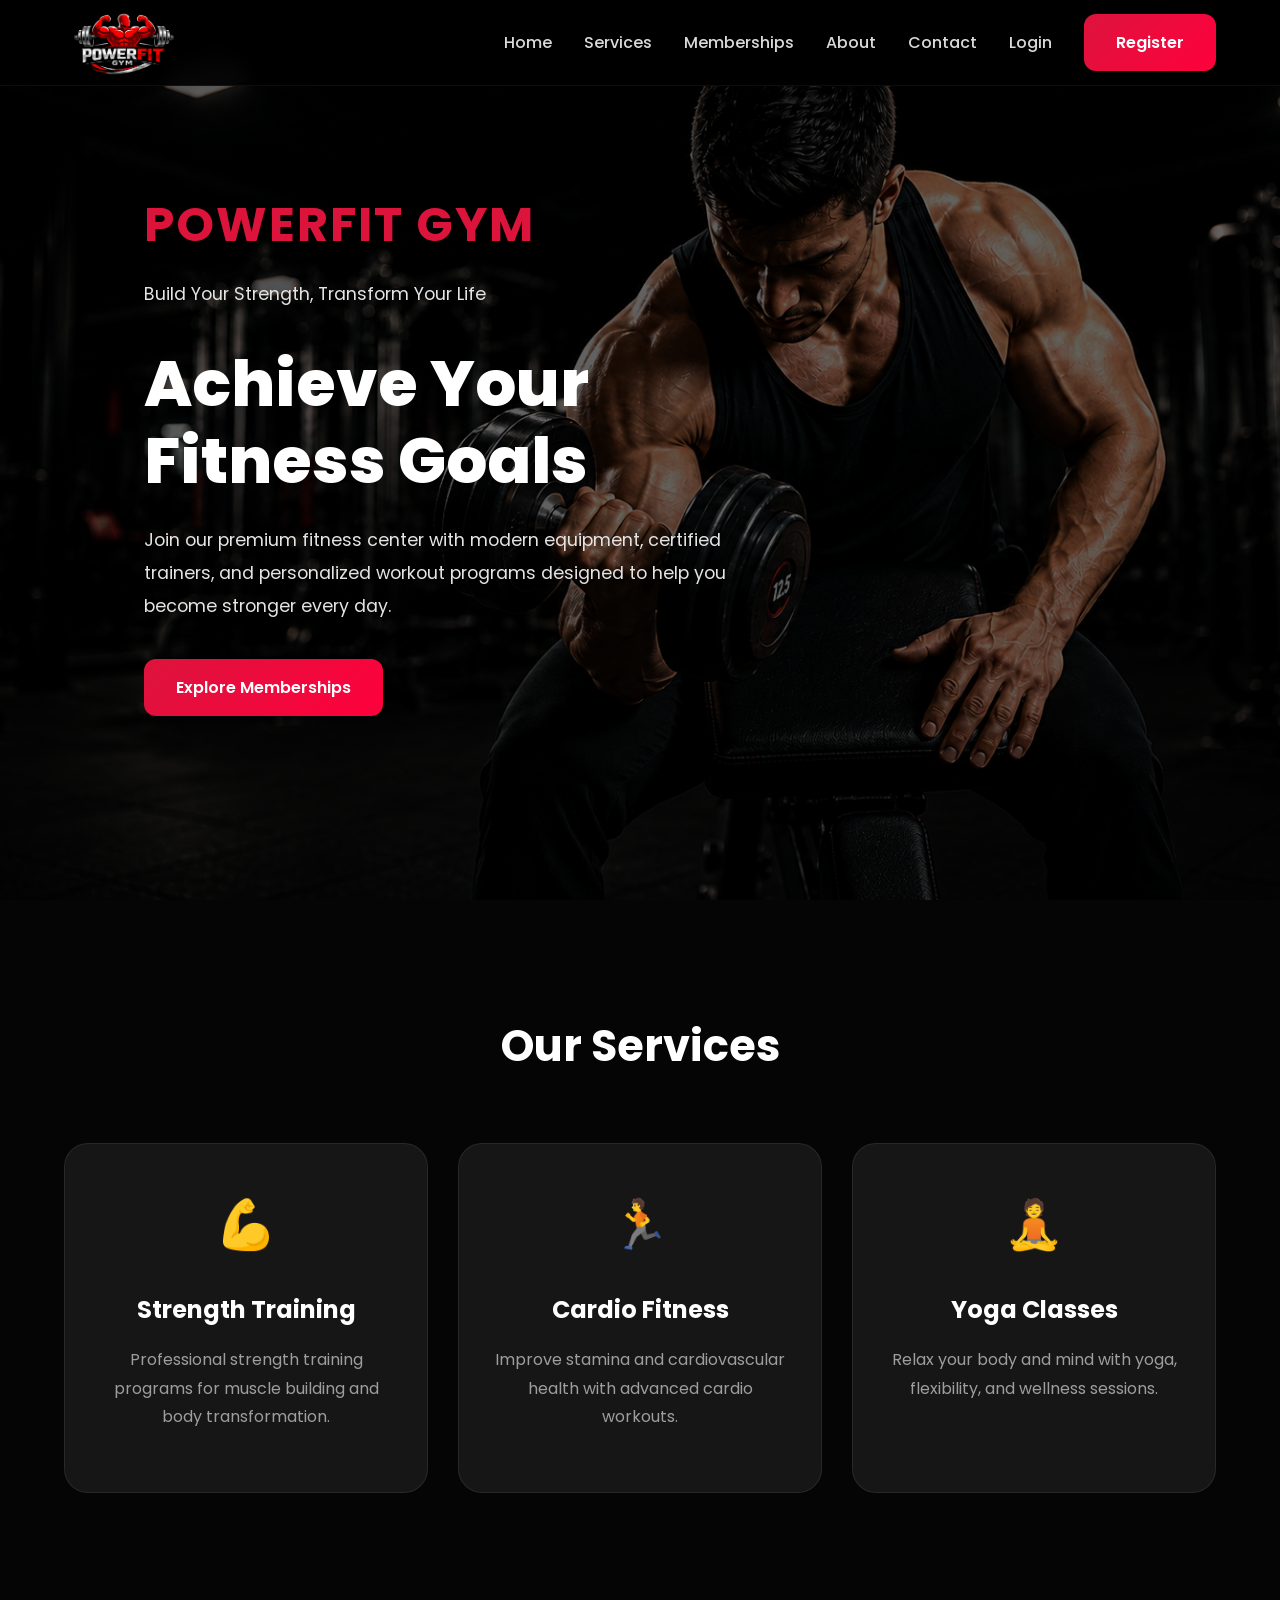
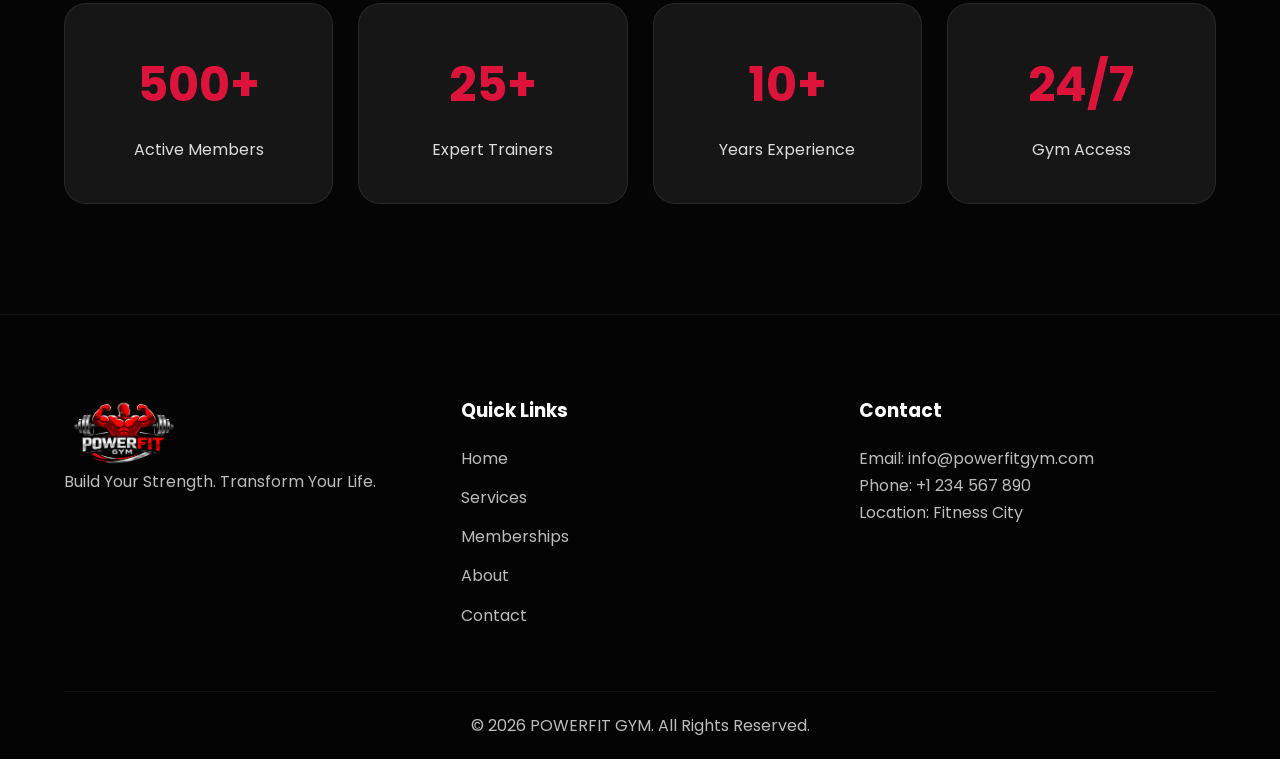
<file: index.html>
<!DOCTYPE html>
<html lang="en">

<head>

    <!-- ====================================
         META TAGS
    ===================================== -->

    <meta charset="UTF-8">

    <meta 
        name="viewport"
        content="width=device-width, initial-scale=1.0"
    >

    <meta 
        name="description"
        content="POWERFIT GYM - Modern Gym Management System"
    >

    <!-- ====================================
         TITLE
    ===================================== -->

    <title>POWERFIT GYM</title>

    <!-- ====================================
         CSS FILES
    ===================================== -->

    <link 
        rel="stylesheet"
        href="./style.css"
    >

    <link 
        rel="stylesheet"
        href="../css/responsive.css"
    >

    <!-- ====================================
         FAVICON
    ===================================== -->

    <link 
        rel="icon"
        type="image/png"
        href="../public/images/logo.png"
    >

</head>

<body>

    <!-- ====================================
         NAVBAR COMPONENT
    ===================================== -->

    <div id="navbar"></div>

    <!-- ====================================
         HERO SECTION
    ===================================== -->

    <section class="hero">

        <div class="carousel-container">

            <div class="carousel">

                <!-- ====================================
                     SLIDE 1
                ===================================== -->

                <div 
                    class="carousel-item active"
                    style="background-image:url('../public/images/banners/banner-1.png');"
                >

                    <div class="hero-overlay">

                        <div class="container">

                            <div class="hero-content">

                                <div class="hero-branding">

                                    <h2>
                                        POWERFIT GYM
                                    </h2>

                                    <p class="tagline">

                                        Build Your Strength,
                                        Transform Your Life

                                    </p>

                                </div>

                                <h1>

                                    Achieve Your
                                    Fitness Goals

                                </h1>

                                <p>

                                    Join our premium fitness center with modern equipment,
                                    certified trainers, and personalized workout programs
                                    designed to help you become stronger every day.

                                </p>

                                <a 
                                    href="./pages/memberships.html"
                                    class="btn btn-primary"
                                >

                                    Explore Memberships

                                </a>

                            </div>

                        </div>

                    </div>

                </div>

                <!-- ====================================
                     SLIDE 2
                ===================================== -->

                <div 
                    class="carousel-item"
                    style="background-image:url('../public/images/banners/banner-2.png');"
                >

                    <div class="hero-overlay">

                        <div class="container">

                            <div class="hero-content">

                                <div class="hero-branding">

                                    <h2>
                                        UNLEASH YOUR POWER
                                    </h2>

                                    <p class="tagline">

                                        Elite Training Programs

                                    </p>

                                </div>

                                <h1>

                                    Train Like A
                                    Champion

                                </h1>

                                <p>

                                    Our certified trainers will guide you through personalized
                                    workout plans tailored to your fitness level and goals.

                                </p>

                                <a 
                                    href="./pages/services.html"
                                    class="btn btn-primary"
                                >

                                    Start Your Journey

                                </a>

                            </div>

                        </div>

                    </div>

                </div>

                <!-- ====================================
                     SLIDE 3
                ===================================== -->

                <div 
                    class="carousel-item"
                    style="background-image:url('../public/images/banners/banner-3.png');"
                >

                    <div class="hero-overlay">

                        <div class="container">

                            <div class="hero-content">

                                <div class="hero-branding">

                                    <h2>
                                        TRANSFORM TODAY
                                    </h2>

                                    <p class="tagline">

                                        Your Success Story Starts Here

                                    </p>

                                </div>

                                <h1>

                                    Push Beyond
                                    Your Limits

                                </h1>

                                <p>

                                    Experience world-class fitness facilities,
                                    expert coaching, and a motivating environment
                                    that helps you achieve real results.

                                </p>

                                <a 
                                    href="./pages/register.html"
                                    class="btn btn-primary"
                                >

                                    Join Now

                                </a>

                            </div>

                        </div>

                    </div>

                </div>

            </div>

        </div>

    </section>

    <!-- ====================================
         SERVICES SECTION
    ===================================== -->

    <section class="services">

        <div class="container">

            <h2 class="section-title">

                Our Services

            </h2>

            <div class="services-grid">

                <!-- SERVICE 1 -->

                <div class="service-card">

                    <div class="service-icon">

                        💪

                    </div>

                    <h3>

                        Strength Training

                    </h3>

                    <p>

                        Professional strength training programs
                        for muscle building and body transformation.

                    </p>

                </div>

                <!-- SERVICE 2 -->

                <div class="service-card">

                    <div class="service-icon">

                        🏃

                    </div>

                    <h3>

                        Cardio Fitness

                    </h3>

                    <p>

                        Improve stamina and cardiovascular health
                        with advanced cardio workouts.

                    </p>

                </div>

                <!-- SERVICE 3 -->

                <div class="service-card">

                    <div class="service-icon">

                        🧘

                    </div>

                    <h3>

                        Yoga Classes

                    </h3>

                    <p>

                        Relax your body and mind with yoga,
                        flexibility, and wellness sessions.

                    </p>

                </div>

            </div>

        </div>

    </section>

    <!-- ====================================
         STATS SECTION
    ===================================== -->

    <section class="stats">

        <div class="container">

            <div class="stats-grid">

                <div class="stat-item">

                    <h3>

                        500+

                    </h3>

                    <p>

                        Active Members

                    </p>

                </div>

                <div class="stat-item">

                    <h3>

                        25+

                    </h3>

                    <p>

                        Expert Trainers

                    </p>

                </div>

                <div class="stat-item">

                    <h3>

                        10+

                    </h3>

                    <p>

                        Years Experience

                    </p>

                </div>

                <div class="stat-item">

                    <h3>

                        24/7

                    </h3>

                    <p>

                        Gym Access

                    </p>

                </div>

            </div>

        </div>

    </section>

    <!-- ====================================
         FOOTER COMPONENT
    ===================================== -->

    <div id="footer"></div>

    <!-- ====================================
         JAVASCRIPT
    ===================================== -->
<script src="../js/auth.js"></script>
    <script src="../js/main.js"></script>

</body>

</html>
</file>
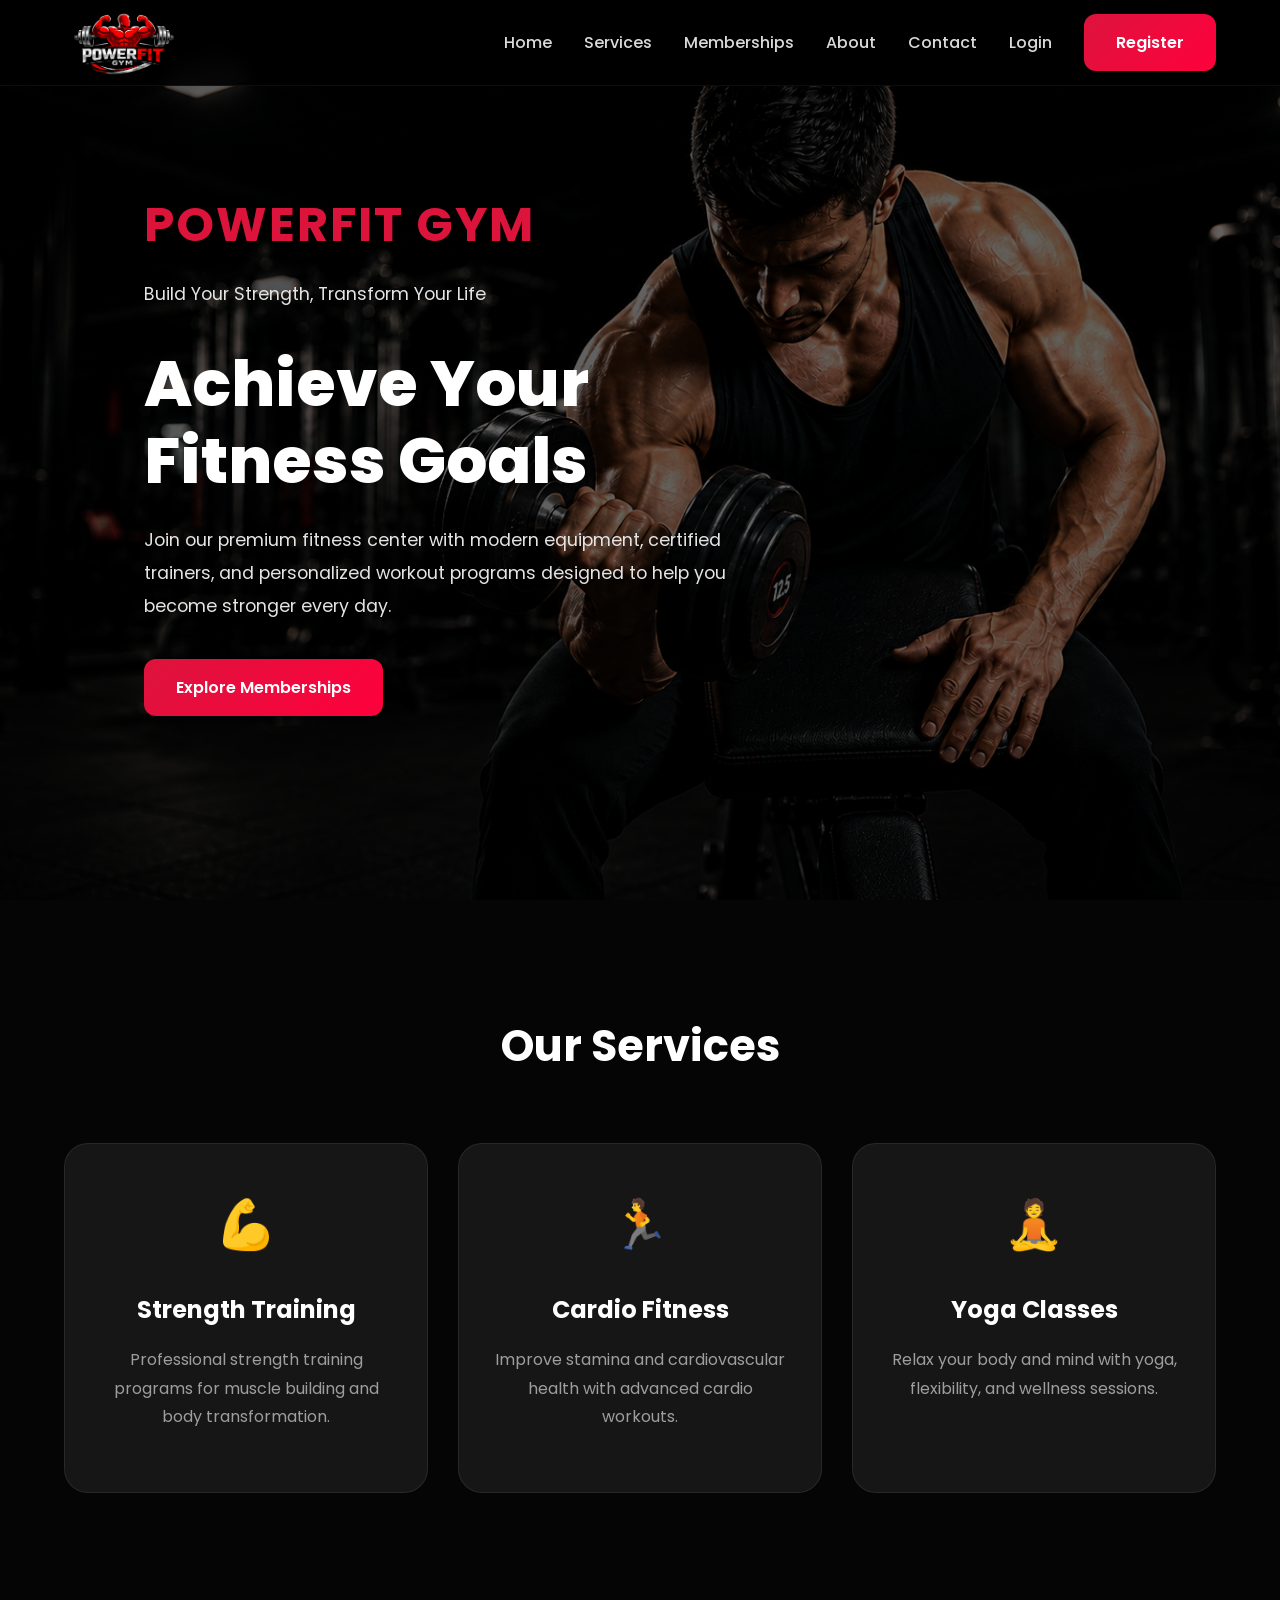
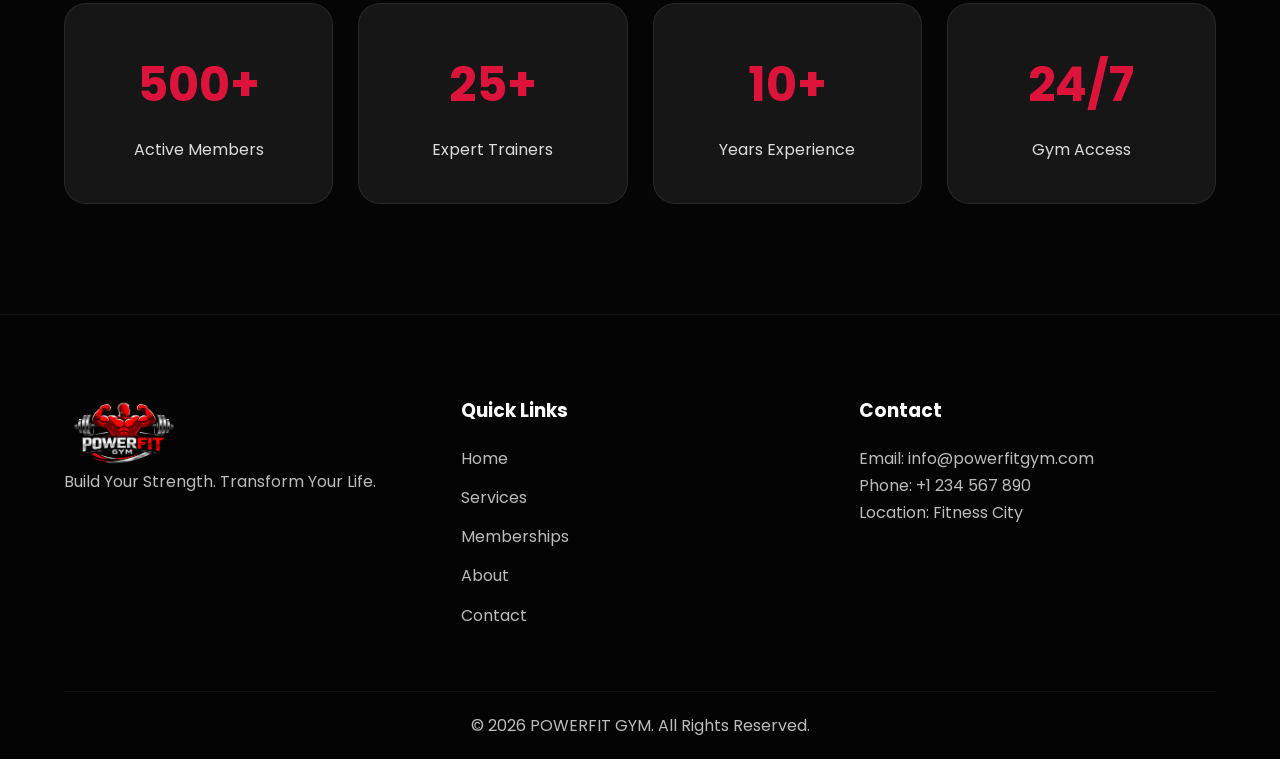
<file: pages/index.html>
<!DOCTYPE html>
<html lang="en">

<head>

    <!-- ====================================
         META TAGS
    ===================================== -->

    <meta charset="UTF-8">

    <meta 
        name="viewport"
        content="width=device-width, initial-scale=1.0"
    >

    <meta 
        name="description"
        content="POWERFIT GYM - Modern Gym Management System"
    >

    <!-- ====================================
         TITLE
    ===================================== -->

    <title>POWERFIT GYM</title>

    <!-- ====================================
         CSS FILES
    ===================================== -->

    <link 
        rel="stylesheet"
        href="../css/style.css"
    >

    <link 
        rel="stylesheet"
        href="../css/responsive.css"
    >

    <!-- ====================================
         FAVICON
    ===================================== -->

    <link 
        rel="icon"
        type="image/png"
        href="../public/images/logo.png"
    >

</head>

<body>

    <!-- ====================================
         NAVBAR COMPONENT
    ===================================== -->

    <div id="navbar"></div>

    <!-- ====================================
         HERO SECTION
    ===================================== -->

    <section class="hero">

        <div class="carousel-container">

            <div class="carousel">

                <!-- ====================================
                     SLIDE 1
                ===================================== -->

                <div 
                    class="carousel-item active"
                    style="background-image:url('../public/images/banners/banner-1.png');"
                >

                    <div class="hero-overlay">

                        <div class="container">

                            <div class="hero-content">

                                <div class="hero-branding">

                                    <h2>
                                        POWERFIT GYM
                                    </h2>

                                    <p class="tagline">

                                        Build Your Strength,
                                        Transform Your Life

                                    </p>

                                </div>

                                <h1>

                                    Achieve Your
                                    Fitness Goals

                                </h1>

                                <p>

                                    Join our premium fitness center with modern equipment,
                                    certified trainers, and personalized workout programs
                                    designed to help you become stronger every day.

                                </p>

                                <a 
                                    href="memberships.html"
                                    class="btn btn-primary"
                                >

                                    Explore Memberships

                                </a>

                            </div>

                        </div>

                    </div>

                </div>

                <!-- ====================================
                     SLIDE 2
                ===================================== -->

                <div 
                    class="carousel-item"
                    style="background-image:url('../public/images/banners/banner-2.png');"
                >

                    <div class="hero-overlay">

                        <div class="container">

                            <div class="hero-content">

                                <div class="hero-branding">

                                    <h2>
                                        UNLEASH YOUR POWER
                                    </h2>

                                    <p class="tagline">

                                        Elite Training Programs

                                    </p>

                                </div>

                                <h1>

                                    Train Like A
                                    Champion

                                </h1>

                                <p>

                                    Our certified trainers will guide you through personalized
                                    workout plans tailored to your fitness level and goals.

                                </p>

                                <a 
                                    href="services.html"
                                    class="btn btn-primary"
                                >

                                    Start Your Journey

                                </a>

                            </div>

                        </div>

                    </div>

                </div>

                <!-- ====================================
                     SLIDE 3
                ===================================== -->

                <div 
                    class="carousel-item"
                    style="background-image:url('../public/images/banners/banner-3.png');"
                >

                    <div class="hero-overlay">

                        <div class="container">

                            <div class="hero-content">

                                <div class="hero-branding">

                                    <h2>
                                        TRANSFORM TODAY
                                    </h2>

                                    <p class="tagline">

                                        Your Success Story Starts Here

                                    </p>

                                </div>

                                <h1>

                                    Push Beyond
                                    Your Limits

                                </h1>

                                <p>

                                    Experience world-class fitness facilities,
                                    expert coaching, and a motivating environment
                                    that helps you achieve real results.

                                </p>

                                <a 
                                    href="register.html"
                                    class="btn btn-primary"
                                >

                                    Join Now

                                </a>

                            </div>

                        </div>

                    </div>

                </div>

            </div>

        </div>

    </section>

    <!-- ====================================
         SERVICES SECTION
    ===================================== -->

    <section class="services">

        <div class="container">

            <h2 class="section-title">

                Our Services

            </h2>

            <div class="services-grid">

                <!-- SERVICE 1 -->

                <div class="service-card">

                    <div class="service-icon">

                        💪

                    </div>

                    <h3>

                        Strength Training

                    </h3>

                    <p>

                        Professional strength training programs
                        for muscle building and body transformation.

                    </p>

                </div>

                <!-- SERVICE 2 -->

                <div class="service-card">

                    <div class="service-icon">

                        🏃

                    </div>

                    <h3>

                        Cardio Fitness

                    </h3>

                    <p>

                        Improve stamina and cardiovascular health
                        with advanced cardio workouts.

                    </p>

                </div>

                <!-- SERVICE 3 -->

                <div class="service-card">

                    <div class="service-icon">

                        🧘

                    </div>

                    <h3>

                        Yoga Classes

                    </h3>

                    <p>

                        Relax your body and mind with yoga,
                        flexibility, and wellness sessions.

                    </p>

                </div>

            </div>

        </div>

    </section>

    <!-- ====================================
         STATS SECTION
    ===================================== -->

    <section class="stats">

        <div class="container">

            <div class="stats-grid">

                <div class="stat-item">

                    <h3>

                        500+

                    </h3>

                    <p>

                        Active Members

                    </p>

                </div>

                <div class="stat-item">

                    <h3>

                        25+

                    </h3>

                    <p>

                        Expert Trainers

                    </p>

                </div>

                <div class="stat-item">

                    <h3>

                        10+

                    </h3>

                    <p>

                        Years Experience

                    </p>

                </div>

                <div class="stat-item">

                    <h3>

                        24/7

                    </h3>

                    <p>

                        Gym Access

                    </p>

                </div>

            </div>

        </div>

    </section>

    <!-- ====================================
         FOOTER COMPONENT
    ===================================== -->

    <div id="footer"></div>

    <!-- ====================================
         JAVASCRIPT
    ===================================== -->
<script src="../js/auth.js"></script>
    <script src="../js/main.js"></script>

</body>

</html>
</file>
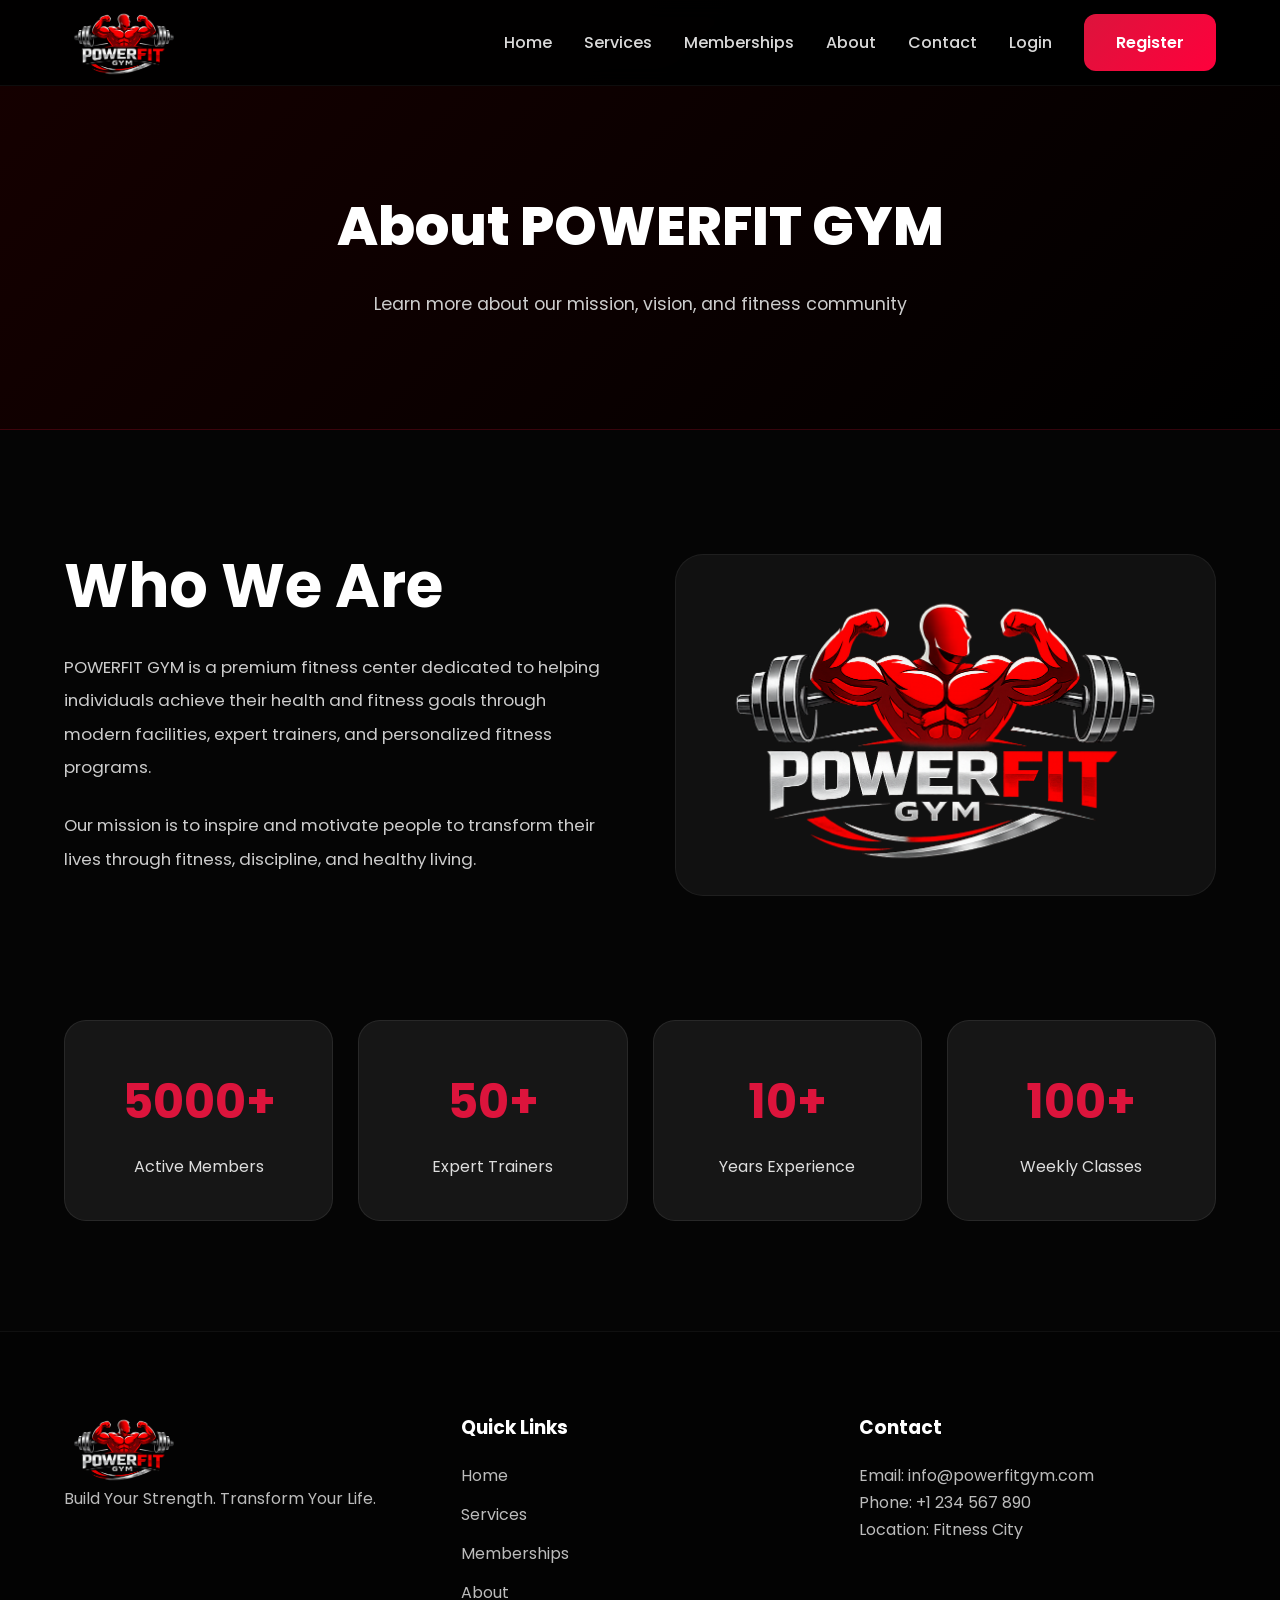
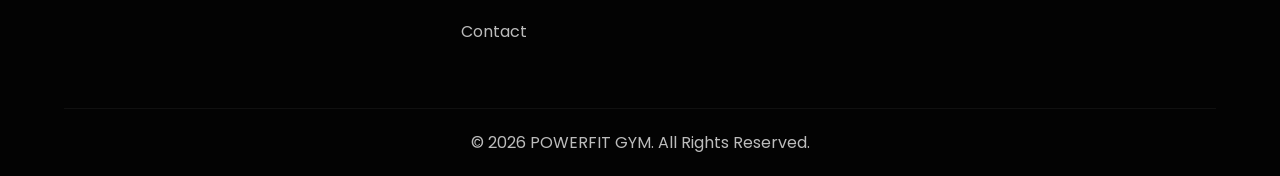
<file: pages/about.html>
<!DOCTYPE html>
<html lang="en">

<head>

    <meta charset="UTF-8">

    <meta
        name="viewport"
        content="width=device-width, initial-scale=1.0"
    >

    <meta
        name="description"
        content="About POWERFIT GYM"
    >

    <title>
        About Us | POWERFIT GYM
    </title>

    <!-- CSS -->

    <link
        rel="stylesheet"
        href="../css/style.css"
    >

    <link
        rel="stylesheet"
        href="../css/responsive.css"
    >

    <!-- FAVICON -->

    <link
        rel="icon"
        type="image/png"
        href="../public/images/logo.png"
    >

</head>

<body>

    <!-- ====================================
         NAVBAR COMPONENT
    ===================================== -->

    <div id="navbar"></div>

    <!-- ====================================
         PAGE HEADER
    ===================================== -->

    <section class="page-header">

        <div class="container">

            <h1>

                About POWERFIT GYM

            </h1>

            <p>

                Learn more about our mission,
                vision, and fitness community

            </p>

        </div>

    </section>

    <!-- ====================================
         ABOUT SECTION
    ===================================== -->

    <section class="about">

        <div class="container">

            <div class="about-content">

                <!-- TEXT -->

                <div class="about-text">

                    <h2>

                        Who We Are

                    </h2>

                    <p>

                        POWERFIT GYM is a premium
                        fitness center dedicated to
                        helping individuals achieve
                        their health and fitness goals
                        through modern facilities,
                        expert trainers, and personalized
                        fitness programs.

                    </p>

                    <p>

                        Our mission is to inspire and
                        motivate people to transform
                        their lives through fitness,
                        discipline, and healthy living.

                    </p>

                </div>

                <!-- IMAGE -->

                <div class="about-image">

                    <img
                        src="../public/images/logo.png"
                        alt="POWERFIT GYM"
                        class="responsive-img"
                    >

                </div>

            </div>

        </div>

    </section>

    <!-- ====================================
         STATS SECTION
    ===================================== -->

    <section class="stats">

        <div class="container">

            <div class="stats-grid">

                <div class="stat-item">

                    <h3>

                        5000+

                    </h3>

                    <p>

                        Active Members

                    </p>

                </div>

                <div class="stat-item">

                    <h3>

                        50+

                    </h3>

                    <p>

                        Expert Trainers

                    </p>

                </div>

                <div class="stat-item">

                    <h3>

                        10+

                    </h3>

                    <p>

                        Years Experience

                    </p>

                </div>

                <div class="stat-item">

                    <h3>

                        100+

                    </h3>

                    <p>

                        Weekly Classes

                    </p>

                </div>

            </div>

        </div>

    </section>

    <!-- ====================================
         FOOTER COMPONENT
    ===================================== -->

    <div id="footer"></div>

    <!-- ====================================
         JAVASCRIPT
    ===================================== -->

    <script src="../js/auth.js"></script>

    <script src="../js/main.js"></script>

</body>

</html>
</file>
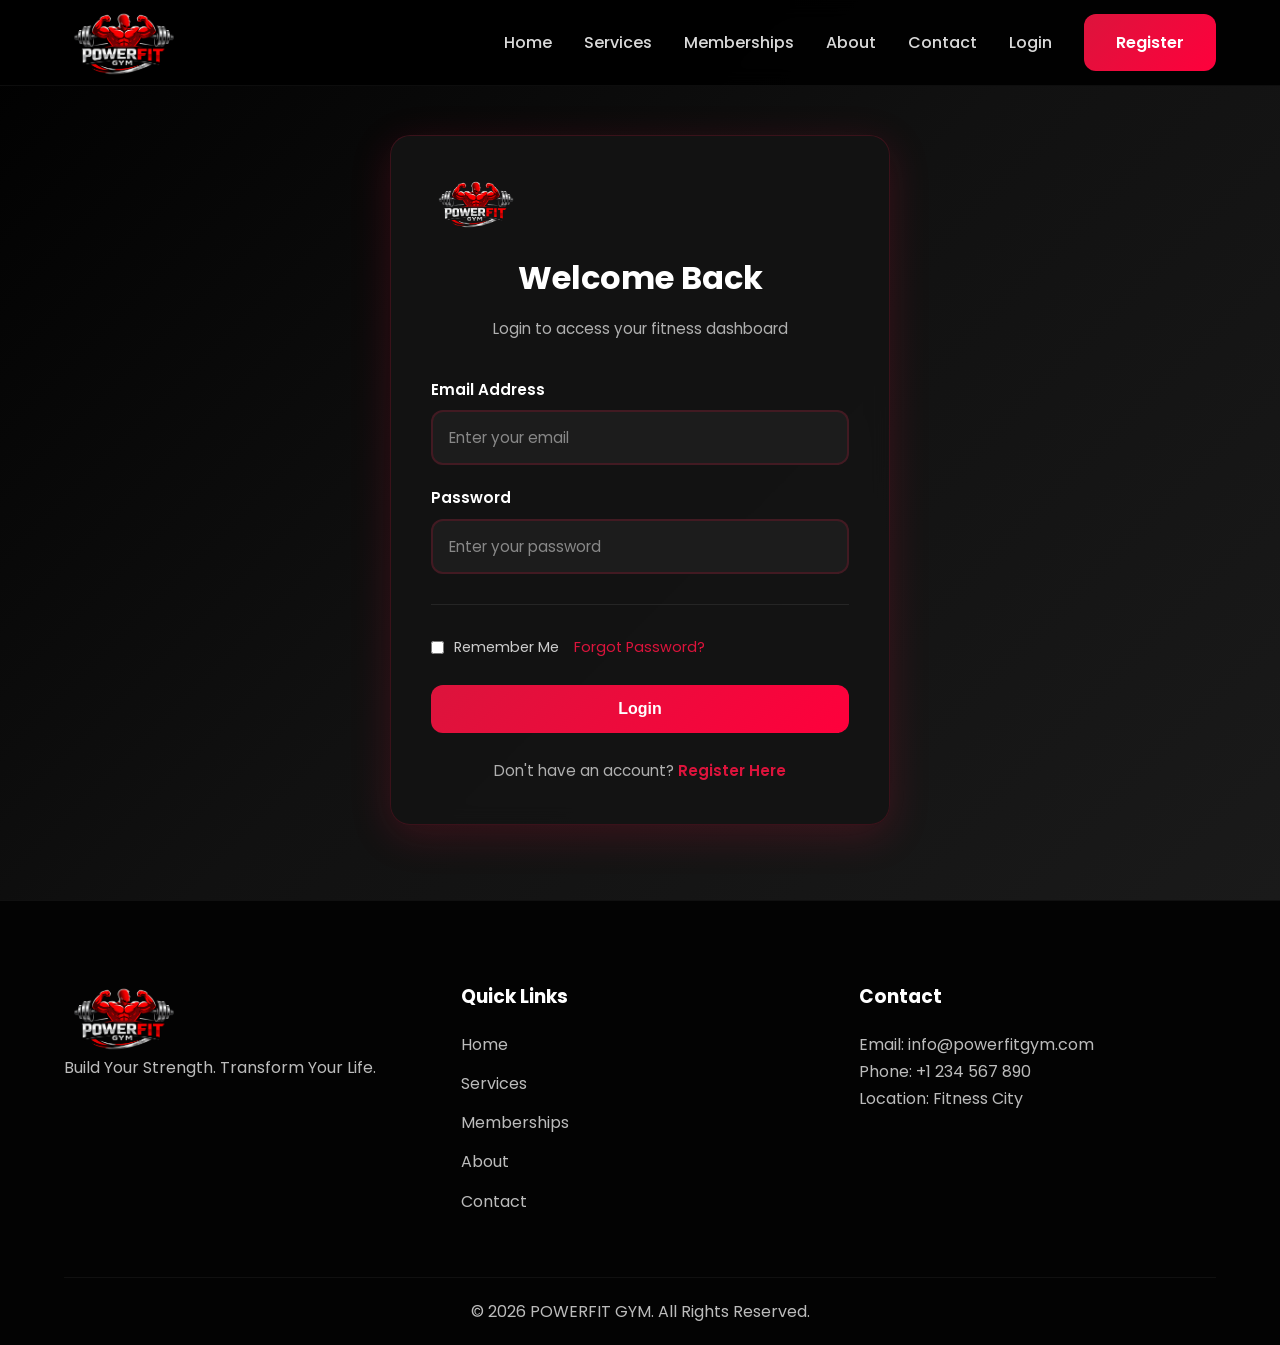
<file: pages/admin-dashboard.html>
<!DOCTYPE html>
<html lang="en">

<head>

    <meta charset="UTF-8">

    <meta
        name="viewport"
        content="width=device-width, initial-scale=1.0"
    >

    <title>
        Admin Dashboard | POWERFIT GYM
    </title>

    <!-- CSS -->

    <link
        rel="stylesheet"
        href="../css/style.css"
    >

    <link
        rel="stylesheet"
        href="../css/admin-dashboard.css"
    >

    <link
        rel="stylesheet"
        href="../css/responsive.css"
    >

</head>

<body>

    <!-- ====================================
         ADMIN CHECK
    ===================================== -->

    <script>

        const user =
            JSON.parse(
                localStorage.getItem(
                    'user'
                )
            );

        if (

            !user ||

            user.role !== 'admin'

        ) {

            alert(
                'Access Denied'
            );

            window.location.href =
                './login.html';

        }

    </script>

    <!-- ====================================
         SIDEBAR
    ===================================== -->

    <aside class="admin-sidebar">

        <div class="admin-logo">

            <img
                src="../public/images/logo.png"
                alt="POWERFIT"
            >

            <h2>

                Admin Panel

            </h2>

        </div>

        <ul class="admin-menu">

            <li>

                <a href="#">

                    Dashboard

                </a>

            </li>

            <li>

                <a href="#membersSection">

                    Members

                </a>

            </li>

            <li>

                <a href="#requestsSection">

                    Membership Requests

                </a>

            </li>

            <li>

                <a
                    href="#"
                    onclick="logout()"
                >

                    Logout

                </a>

            </li>

        </ul>

    </aside>

    <!-- ====================================
         MAIN CONTENT
    ===================================== -->

    <main class="admin-main">

        <!-- HEADER -->

        <header class="admin-header">

            <h1>

                Welcome Admin

            </h1>

        </header>

        <!-- ====================================
             STATS
        ===================================== -->

        <section class="admin-stats">

            <div class="stat-card">

                <h2 id="totalMembers">

                    0

                </h2>

                <p>

                    Total Members

                </p>

            </div>

            <div class="stat-card">

                <h2 id="pendingRequests">

                    0

                </h2>

                <p>

                    Pending Requests

                </p>

            </div>

        </section>

        <!-- ====================================
             MEMBERS SECTION
        ===================================== -->

        <section
            id="membersSection"
            class="admin-section"
        >

            <h2>

                Members List

            </h2>

            <div class="table-container">

                <table>

                    <thead>

                        <tr>

                            <th>

                                Name

                            </th>

                            <th>

                                Email

                            </th>

                            <th>

                                Membership

                            </th>

                            <th>

                                Status

                            </th>

                            <th>

                                Action

                            </th>

                        </tr>

                    </thead>

                    <tbody id="membersTableBody">

                    </tbody>

                </table>

            </div>

        </section>

        <!-- ====================================
             MEMBERSHIP REQUESTS
        ===================================== -->

        <section
            id="requestsSection"
            class="admin-section"
        >

            <h2>

                Membership Requests

            </h2>

            <div class="table-container">

                <table>

                    <thead>

                        <tr>

                            <th>

                                User

                            </th>

                            <th>

                                Email

                            </th>

                            <th>

                                Plan

                            </th>

                            <th>

                                Price

                            </th>

                            <th>

                                Status

                            </th>

                            <th>

                                Action

                            </th>

                        </tr>

                    </thead>

                    <tbody id="requestsTableBody">

                    </tbody>

                </table>

            </div>

        </section>

    </main>

    <!-- ====================================
         PAYMENT CONFIRMATION MODAL
    ===================================== -->
    <div id="paymentModal" class="modal" style="display: none;">

        <div class="modal-content">

            <div class="modal-header">

                <h3>Payment Confirmation</h3>

                <button class="modal-close" onclick="closePaymentModal()">×</button>

            </div>

            <div class="modal-body">

                <p>Has the member received payment confirmation?</p>

                <div class="payment-details">

                    <p id="paymentUserName"></p>

                    <p id="paymentAmount"></p>

                </div>

            </div>

            <div class="modal-footer">

                <button class="btn btn-primary" onclick="confirmPaymentReceived()">

                    Yes, Payment Received

                </button>

                <button class="btn btn-secondary" onclick="closePaymentModal()">

                    Cancel

                </button>

            </div>

        </div>

    </div>

    <!-- ====================================
         REJECTION MODAL
    ===================================== -->
    <div id="rejectionModal" class="modal" style="display: none;">

        <div class="modal-content">

            <div class="modal-header">

                <h3>Reject Request</h3>

                <button class="modal-close" onclick="closeRejectionModal()">×</button>

            </div>

            <div class="modal-body">

                <p>Reason for rejection (optional):</p>

                <textarea id="rejectionReason" placeholder="Enter reason for rejection..." style="width: 100%; height: 100px; padding: 10px; border-radius: 8px; border: 1px solid #ddd;"></textarea>

            </div>

            <div class="modal-footer">

                <button class="btn btn-danger" onclick="confirmRejection()">

                    Reject Request

                </button>

                <button class="btn btn-secondary" onclick="closeRejectionModal()">

                    Cancel

                </button>

            </div>

        </div>

    </div>

    <!-- ====================================
         JAVASCRIPT
    ===================================== -->

    <script>

        /* ====================================
           LOGOUT
        ==================================== */

        function logout() {

            localStorage.removeItem(
                'token'
            );

            localStorage.removeItem(
                'user'
            );

            window.location.href =
                './login.html';

        }

        /* ====================================
           FETCH USERS
        ==================================== */

        async function fetchUsers() {

            try {

                const response =
                    await fetch(

                        'http://localhost:5000/api/users'

                    );

                const data =
                    await response.json();

                const tableBody =
                    document.getElementById(

                        'membersTableBody'

                    );

                tableBody.innerHTML = '';

                document.getElementById(

                    'totalMembers'

                ).innerText =
                    data.data.length;

                data.data.forEach((user) => {

                    tableBody.innerHTML += `

                        <tr>

                            <td>

                                ${user.firstName}
                                ${user.lastName}

                            </td>

                            <td>

                                ${user.email}

                            </td>

                            <td>

                                ${user.membership || 'Basic'}

                            </td>

                            <td>

                                ${user.status}

                            </td>

                            <td>

                                <button
                                    class="delete-btn"
                                    onclick="deleteUser('${user._id}')"
                                >

                                    Delete

                                </button>

                            </td>

                        </tr>

                    `;

                });

            } catch (error) {

                console.log(error);

            }

        }

        /* ====================================
           DELETE USER
        ==================================== */

        async function deleteUser(id) {

            const confirmDelete =
                confirm(
                    'Delete this user?'
                );

            if (!confirmDelete) return;

            try {

                await fetch(

                    `http://localhost:5000/api/users/${id}`,

                    {

                        method: 'DELETE'

                    }

                );

                fetchUsers();

            } catch (error) {

                console.log(error);

            }

        }

        /* ====================================
           FETCH MEMBERSHIP REQUESTS
        ==================================== */

        async function fetchRequests() {

            try {

                const response =
                    await fetch(

                        'http://localhost:5000/api/membership-requests'

                    );

                const data =
                    await response.json();

                const tableBody =
                    document.getElementById(

                        'requestsTableBody'

                    );

                tableBody.innerHTML = '';

                const pending =
                    data.data.filter(

                        request =>

                            request.status ===
                            'pending'

                    );

                document.getElementById(

                    'pendingRequests'

                ).innerText =
                    pending.length;

                data.data.forEach((request) => {

                    tableBody.innerHTML += `

                        <tr>

                            <td>

                                ${request.userName}

                            </td>

                            <td>

                                ${request.email}

                            </td>

                            <td>

                                ${request.plan}

                            </td>

                            <td>

                                $${request.price}

                            </td>

                            <td>

                                <span class="status-badge status-${request.status}">
                                    ${request.status.charAt(0).toUpperCase() + request.status.slice(1)}
                                </span>

                            </td>

                            <td>

                                ${

                                    request.status ===
                                    'pending'

                                    ?

                                    `

                                    <button
                                        class="approve-btn"
                                        onclick="openPaymentModal('${request._id}', '${request.userName}', ${request.price})"
                                    >

                                        Approve

                                    </button>

                                    <button
                                        class="reject-btn"
                                        onclick="openRejectionModal('${request._id}')"
                                    >

                                        Reject

                                    </button>

                                    `

                                    : request.status === 'approved'

                                    ?

                                    `<span style="color: #22c55e; font-weight: 600;">Approved</span>`

                                    :

                                    `<span style="color: #ef4444; font-weight: 600;">Rejected</span>`

                                }

                            </td>

                        </tr>

                    `;

                });

            } catch (error) {

                console.log(error);

            }

        }

        /* ====================================
           APPROVE REQUEST
        ==================================== */

        let currentRequestId = null;

        function openPaymentModal(requestId, userName, price) {

            currentRequestId = requestId;

            document.getElementById('paymentUserName').innerText =
                `User: ${userName}`;

            document.getElementById('paymentAmount').innerText =
                `Amount: $${price}`;

            document.getElementById('paymentModal').style.display =
                'flex';

        }

        function closePaymentModal() {

            document.getElementById('paymentModal').style.display =
                'none';

            currentRequestId = null;

        }

        async function confirmPaymentReceived() {

            try {

                const response =
                    await fetch(

                        `http://localhost:5000/api/membership-requests/${currentRequestId}/approve`,

                        {

                            method: 'PUT',

                            headers: {

                                'Content-Type':
                                    'application/json'

                            },

                            body: JSON.stringify({

                                paymentConfirmed: true

                            })

                        }

                    );

                const data =
                    await response.json();

                if (data.success) {

                    alert(
                        'Membership Approved Successfully'
                    );

                    closePaymentModal();

                    fetchRequests();

                    fetchUsers();

                } else {

                    alert(data.message);

                }

            } catch (error) {

                console.log(error);

                alert('Error approving membership');

            }

        }

        /* ====================================
           REJECT REQUEST
        ==================================== */

        let rejectRequestId = null;

        function openRejectionModal(requestId) {

            rejectRequestId = requestId;

            document.getElementById('rejectionReason').value = '';

            document.getElementById('rejectionModal').style.display =
                'flex';

        }

        function closeRejectionModal() {

            document.getElementById('rejectionModal').style.display =
                'none';

            rejectRequestId = null;

        }

        async function confirmRejection() {

            try {

                const reason =
                    document.getElementById('rejectionReason').value;

                const response =
                    await fetch(

                        `http://localhost:5000/api/membership-requests/${rejectRequestId}/reject`,

                        {

                            method: 'PUT',

                            headers: {

                                'Content-Type':
                                    'application/json'

                            },

                            body: JSON.stringify({

                                reason: reason

                            })

                        }

                    );

                const data =
                    await response.json();

                if (data.success) {

                    alert(
                        'Membership Request Rejected'
                    );

                    closeRejectionModal();

                    fetchRequests();

                } else {

                    alert(data.message);

                }

            } catch (error) {

                console.log(error);

                alert('Error rejecting request');

            }

        }

        /* ====================================
           LOAD DATA
        ==================================== */

        fetchUsers();

        fetchRequests();

    </script>

</body>

</html>
</file>
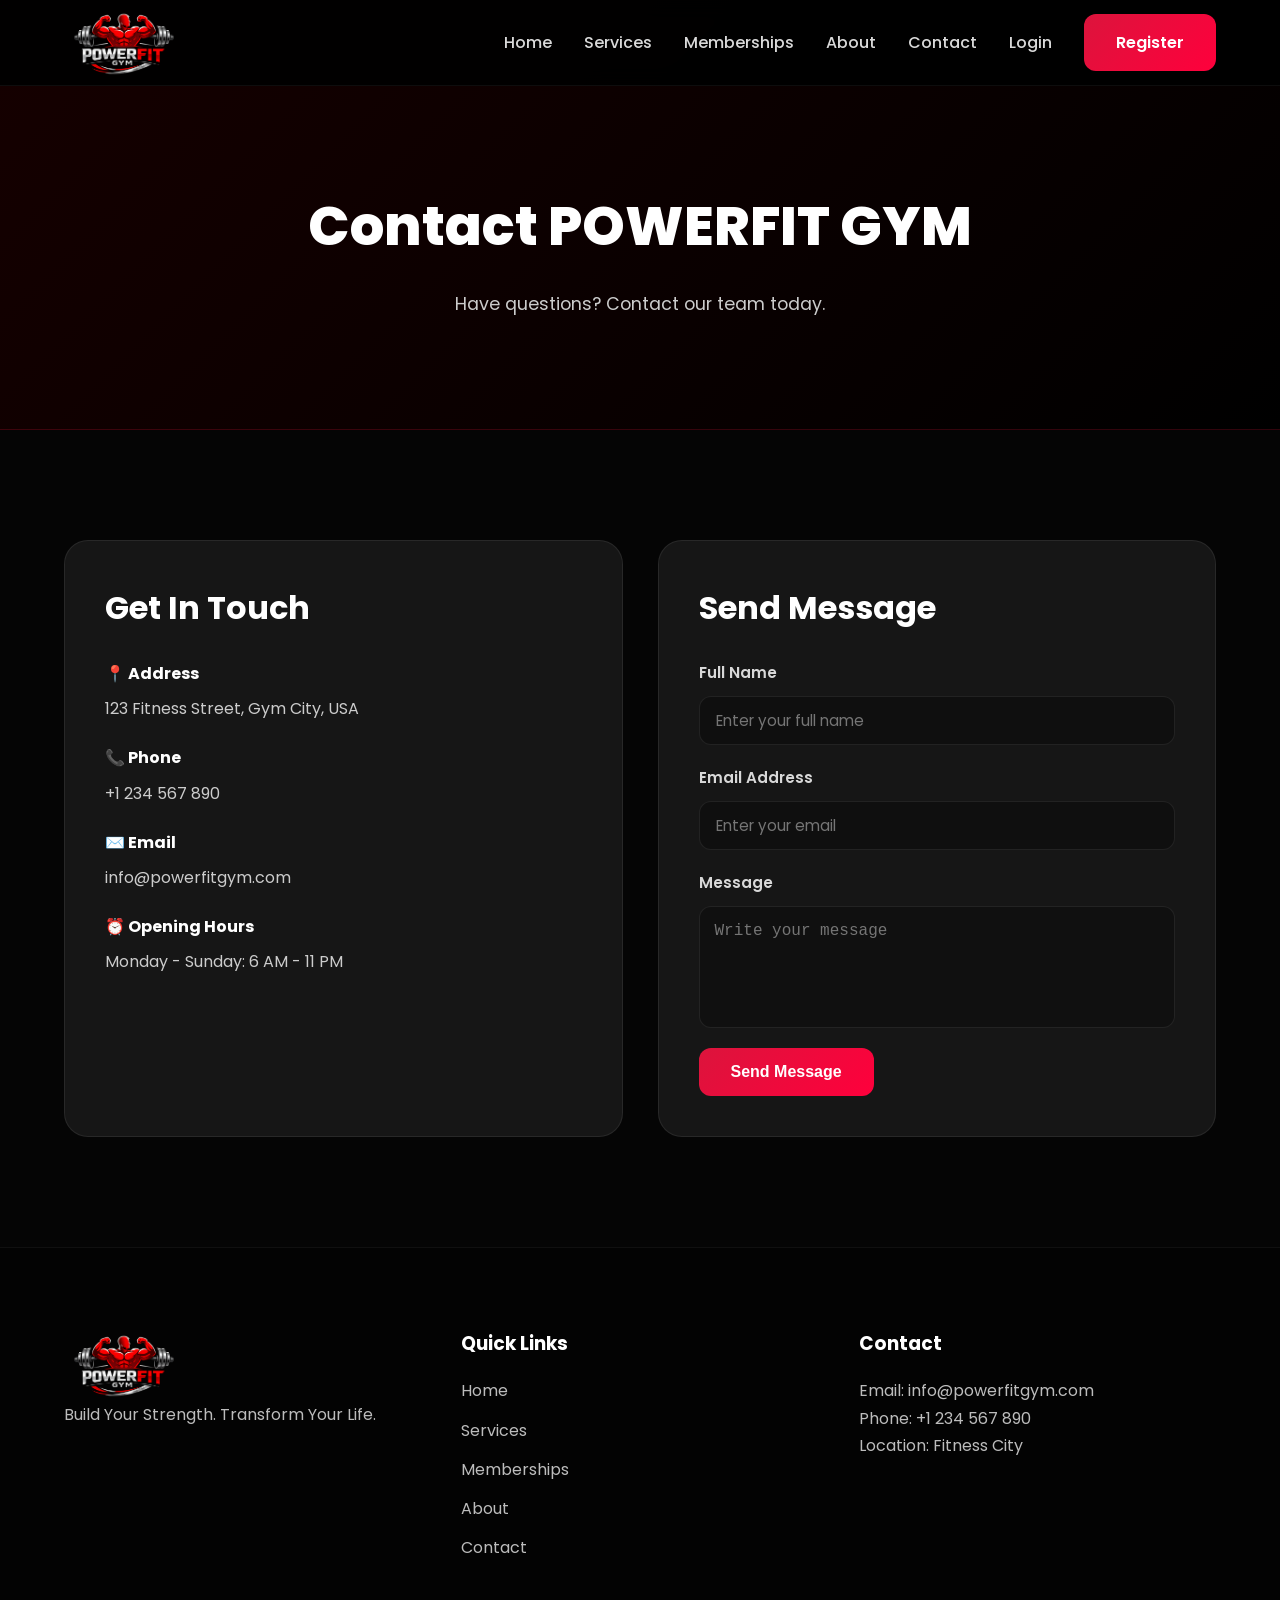
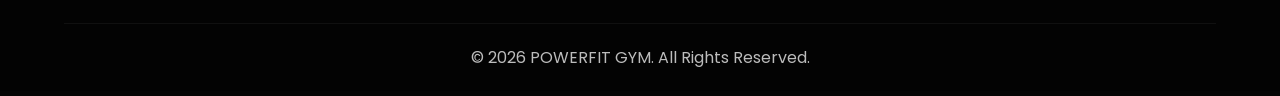
<file: pages/contact.html>
<!DOCTYPE html>
<html lang="en">

<head>

    <meta charset="UTF-8">

    <meta 
        name="viewport"
        content="width=device-width, initial-scale=1.0"
    >

    <meta 
        name="description"
        content="Contact POWERFIT GYM"
    >

    <title>
        Contact | POWERFIT GYM
    </title>

    <!-- CSS -->
    <link rel="stylesheet" href="../css/style.css">

    <link rel="stylesheet" href="../css/responsive.css">

    <!-- Favicon -->
    <link 
        rel="icon"
        type="image/png"
        href="../public/images/logo.png"
    >

</head>

<body>

    <!-- NAVBAR COMPONENT -->
    <div id="navbar"></div>

    <!-- PAGE HEADER -->
    <section class="page-header">

        <div class="container">

            <h1>
                Contact POWERFIT GYM
            </h1>

            <p>
                Have questions? Contact our team today.
            </p>

        </div>

    </section>

    <!-- CONTACT SECTION -->
    <section class="contact">

        <div class="container">

            <div class="contact-content">

                <!-- CONTACT INFO -->
                <div class="contact-info">

                    <h2>
                        Get In Touch
                    </h2>

                    <div class="info-item">

                        <h4>📍 Address</h4>

                        <p>
                            123 Fitness Street,
                            Gym City, USA
                        </p>

                    </div>

                    <div class="info-item">

                        <h4>📞 Phone</h4>

                        <p>
                            +1 234 567 890
                        </p>

                    </div>

                    <div class="info-item">

                        <h4>✉️ Email</h4>

                        <p>
                            info@powerfitgym.com
                        </p>

                    </div>

                    <div class="info-item">

                        <h4>⏰ Opening Hours</h4>

                        <p>
                            Monday - Sunday:
                            6 AM - 11 PM
                        </p>

                    </div>

                </div>

                <!-- CONTACT FORM -->
                <form class="contact-form">

                    <h2>
                        Send Message
                    </h2>

                    <!-- NAME -->
                    <div class="form-group">

                        <label for="name">
                            Full Name
                        </label>

                        <input 
                            type="text"
                            id="name"
                            placeholder="Enter your full name"
                            required
                        >

                    </div>

                    <!-- EMAIL -->
                    <div class="form-group">

                        <label for="email">
                            Email Address
                        </label>

                        <input 
                            type="email"
                            id="email"
                            placeholder="Enter your email"
                            required
                        >

                    </div>

                    <!-- MESSAGE -->
                    <div class="form-group">

                        <label for="message">
                            Message
                        </label>

                        <textarea 
                            id="message"
                            rows="5"
                            placeholder="Write your message"
                            required
                        ></textarea>

                    </div>

                    <!-- BUTTON -->
                    <button 
                        type="submit"
                        class="btn btn-primary"
                    >

                        Send Message

                    </button>

                </form>

            </div>

        </div>

    </section>

    <!-- FOOTER COMPONENT -->
    <div id="footer"></div>

    <!-- JS -->
    <script src="../js/main.js"></script>
<script src="../js/auth.js"></script>
</body>

</html>
</file>
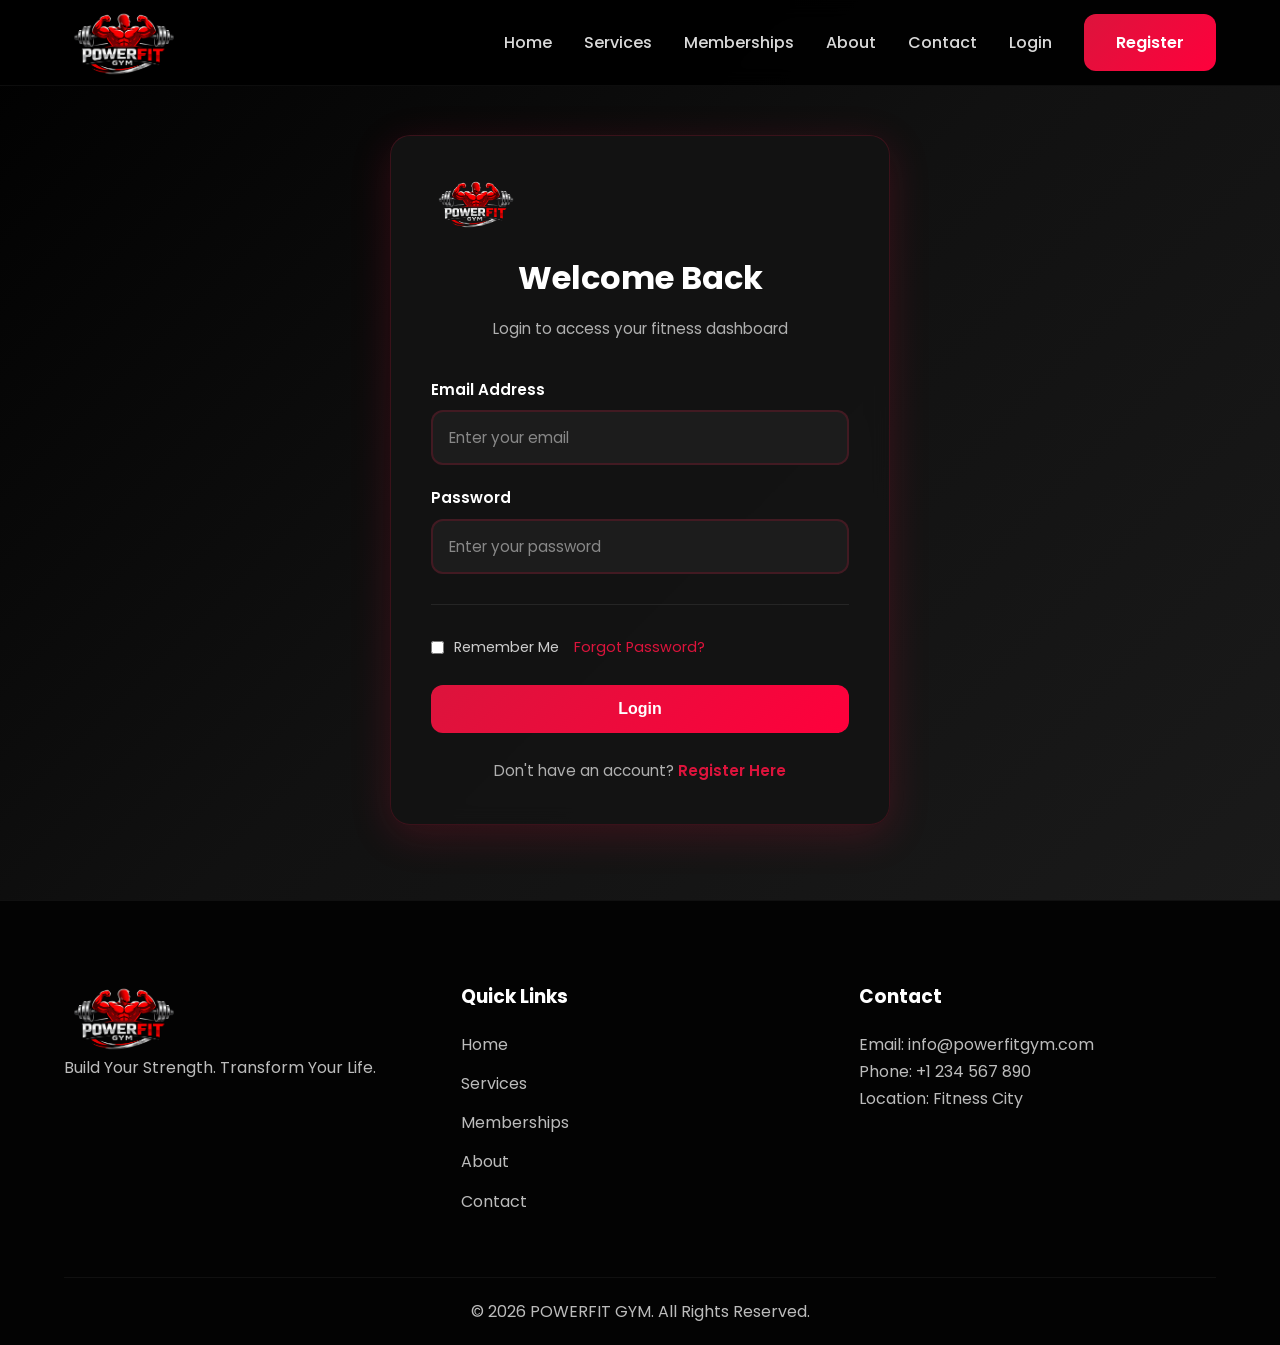
<file: pages/dashboard.html>
<!DOCTYPE html>
<html lang="en">

<head>

    <!-- Meta -->
    <meta charset="UTF-8">

    <meta name="viewport" content="width=device-width, initial-scale=1.0">

    <meta name="description" content="POWERFIT GYM Dashboard">

    <title>Dashboard | POWERFIT GYM</title>

    <!-- CSS -->
    <link rel="stylesheet" href="../css/style.css">
    <link rel="stylesheet" href="../css/dashboard.css">
    <link rel="stylesheet" href="../css/responsive.css">

    <!-- Favicon -->
    <link rel="icon" type="image/png" href="../public/images/logo.png">

</head>

<body>

    <!-- =========================
         SIDEBAR COMPONENT
    ========================== -->
    <div id="sidebar"></div>

    <!-- =========================
         DASHBOARD MAIN
    ========================== -->
    <main class="dashboard-main">

        <!-- Dashboard Header -->
        <div class="dashboard-header">

            <div class="dashboard-title">

                <h1>
                    Dashboard
                </h1>

                <p>
                    Welcome back to POWERFIT GYM
                </p>

            </div>

            <!-- User Info -->
            <div class="dashboard-user-info">

                <div class="user-avatar">
                    B
                </div>

                <div class="user-details">

                    <p class="username">
                        Bidyut
                    </p>

                    <p class="role">
                        Premium Member
                    </p>

                </div>

                <a href="./profile.html" class="edit-profile-btn">

                    Edit Profile

                </a>

                <button class="logout-btn">

                    Logout

                </button>

            </div>

        </div>

        <!-- =========================
             DASHBOARD CONTENT
        ========================== -->
        <section class="dashboard-content">

            <!-- Card 1 -->
            <div class="stat-card">

                <div class="stat-icon">
                    💪
                </div>

                <div class="stat-value">
                    12
                </div>

                <div class="stat-label">
                    Active Workouts
                </div>

            </div>

            <!-- Card 2 -->
            <div class="stat-card">

                <div class="stat-icon">
                    📅
                </div>

                <div class="stat-value">
                    8
                </div>

                <div class="stat-label">
                    Upcoming Classes
                </div>

            </div>

            <!-- Card 3 -->
            <div class="stat-card">

                <div class="stat-icon">
                    🏆
                </div>

                <div class="stat-value">
                    24
                </div>

                <div class="stat-label">
                    Fitness Achievements
                </div>

            </div>

            <!-- Card 4 - MEMBERSHIP CARD (CLICKABLE) -->
            <a href="../pages/memberships.html" class="stat-card membership-card-link" style="text-decoration: none; color: inherit; cursor: pointer;">

                <div class="stat-icon">
                    💳
                </div>

                <div class="stat-value">
                    Premium
                </div>

                <div class="stat-label">
                    Membership Plan
                </div>

            </a>

            <!-- =========================
                 BOOKINGS TABLE
            ========================== -->
            <div class="full-width">

                <div class="section-title">

                    <h2>
                        Recent Bookings
                    </h2>

                </div>

                <div class="table-container">

                    <table>

                        <thead>

                            <tr>

                                <th>
                                    Class
                                </th>

                                <th>
                                    Trainer
                                </th>

                                <th>
                                    Date
                                </th>

                                <th>
                                    Status
                                </th>

                            </tr>

                        </thead>

                        <tbody>

                            <tr>

                                <td>
                                    Strength Training
                                </td>

                                <td>
                                    Alex Johnson
                                </td>

                                <td>
                                    12 May 2026
                                </td>

                                <td>

                                    <span class="status-badge status-active">

                                        Active

                                    </span>

                                </td>

                            </tr>

                            <tr>

                                <td>
                                    HIIT Cardio
                                </td>

                                <td>
                                    Sarah Lee
                                </td>

                                <td>
                                    15 May 2026
                                </td>

                                <td>

                                    <span class="status-badge status-active">

                                        Active

                                    </span>

                                </td>

                            </tr>

                            <tr>

                                <td>
                                    Yoga Session
                                </td>

                                <td>
                                    Emma Wilson
                                </td>

                                <td>
                                    18 May 2026
                                </td>

                                <td>

                                    <span class="status-badge status-inactive">

                                        Pending

                                    </span>

                                </td>

                            </tr>

                        </tbody>

                    </table>

                </div>

            </div>

        </section>

    </main>

    <!-- =========================
         JAVASCRIPT
    ========================== -->
    <script src="../js/auth.js"></script>
    <script src="../js/main.js"></script>
    <script src="../js/api-config.js"></script>
    <script src="../js/dashboard.js"></script>

</body>

</html>
</file>
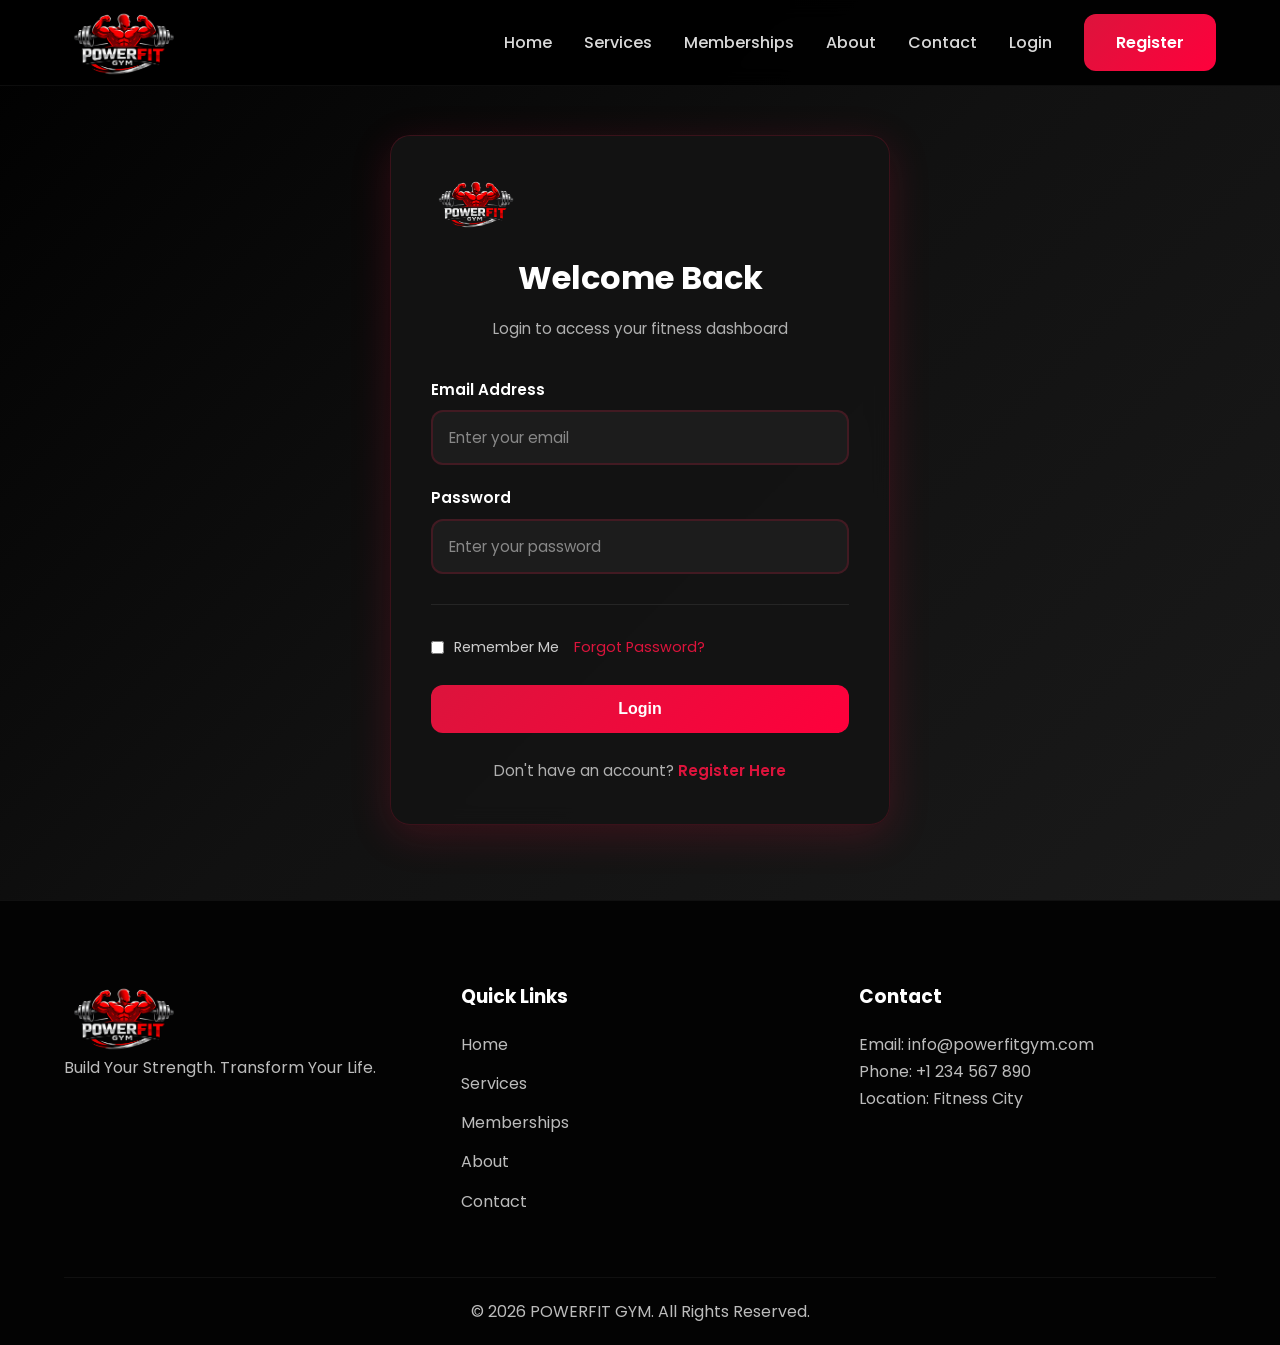
<file: pages/login.html>
<!DOCTYPE html>
<html lang="en">

<head>

    <!-- ====================================
         META TAGS
    ===================================== -->
    <meta charset="UTF-8">

    <meta name="viewport" content="width=device-width, initial-scale=1.0">

    <meta 
        name="description"
        content="Login to POWERFIT GYM"
    >

    <!-- ====================================
         TITLE
    ===================================== -->
    <title>Login | POWERFIT GYM</title>

    <!-- ====================================
         CSS FILES
    ===================================== -->
    <link rel="stylesheet" href="../css/style.css">

    <link rel="stylesheet" href="../css/auth.css">    <link rel="stylesheet" href="../css/responsive.css">
    <!-- ====================================
         FAVICON
    ===================================== -->
    <link 
        rel="icon"
        type="image/png"
        href="../public/images/logo.png"
    >

</head>

<body>

    <!-- ====================================
         NAVBAR COMPONENT
    ===================================== -->
    <div id="navbar"></div>

    <!-- ====================================
         LOGIN SECTION
    ===================================== -->
    <section class="auth-page">

        <div class="auth-container">

            <!-- Header -->
            <div class="auth-header">

                <img 
                    src="../public/images/logo.png"
                    alt="POWERFIT GYM Logo"
                    class="logo-img"
                >

                <h1>
                    Welcome Back
                </h1>

                <p>
                    Login to access your fitness dashboard
                </p>

            </div>

            <!-- Login Form -->
            <form id="loginForm">

                <!-- Email -->
                <div class="form-group">

                    <label for="email">

                        Email Address

                    </label>

                    <input 
                        type="email"
                        id="email"
                        name="email"
                        placeholder="Enter your email"
                        required
                    >

                </div>

                <!-- Password -->
                <div class="form-group">

                    <label for="password">

                        Password

                    </label>

                    <input 
                        type="password"
                        id="password"
                        name="password"
                        placeholder="Enter your password"
                        required
                    >

                </div>

                <!-- Actions -->
                <div class="form-actions">

                    <!-- Remember -->
                    <div class="remember-me">

                        <input 
                            type="checkbox"
                            id="rememberMe"
                        >

                        <label for="rememberMe">

                            Remember Me

                        </label>

                    </div>

                    <!-- Forgot -->
                    <a href="#" class="forgot-password">

                        Forgot Password?

                    </a>

                </div>

                <!-- Submit Button -->
                <button 
                    type="submit"
                    class="auth-submit"
                >

                    Login

                </button>

            </form>

            <!-- Footer -->
            <div class="auth-footer">

                <p>

                    Don't have an account?

                    <a href="register.html">

                        Register Here

                    </a>

                </p>

            </div>

        </div>

    </section>

    <!-- ====================================
         FOOTER COMPONENT
    ===================================== -->
    <div id="footer"></div>

    <!-- ====================================
         JAVASCRIPT
    ===================================== -->
    <script src="../js/main.js"></script>
    <script src="../js/auth.js"></script>
    <script src="../js/api-config.js"></script>

</body>

</html>
</file>
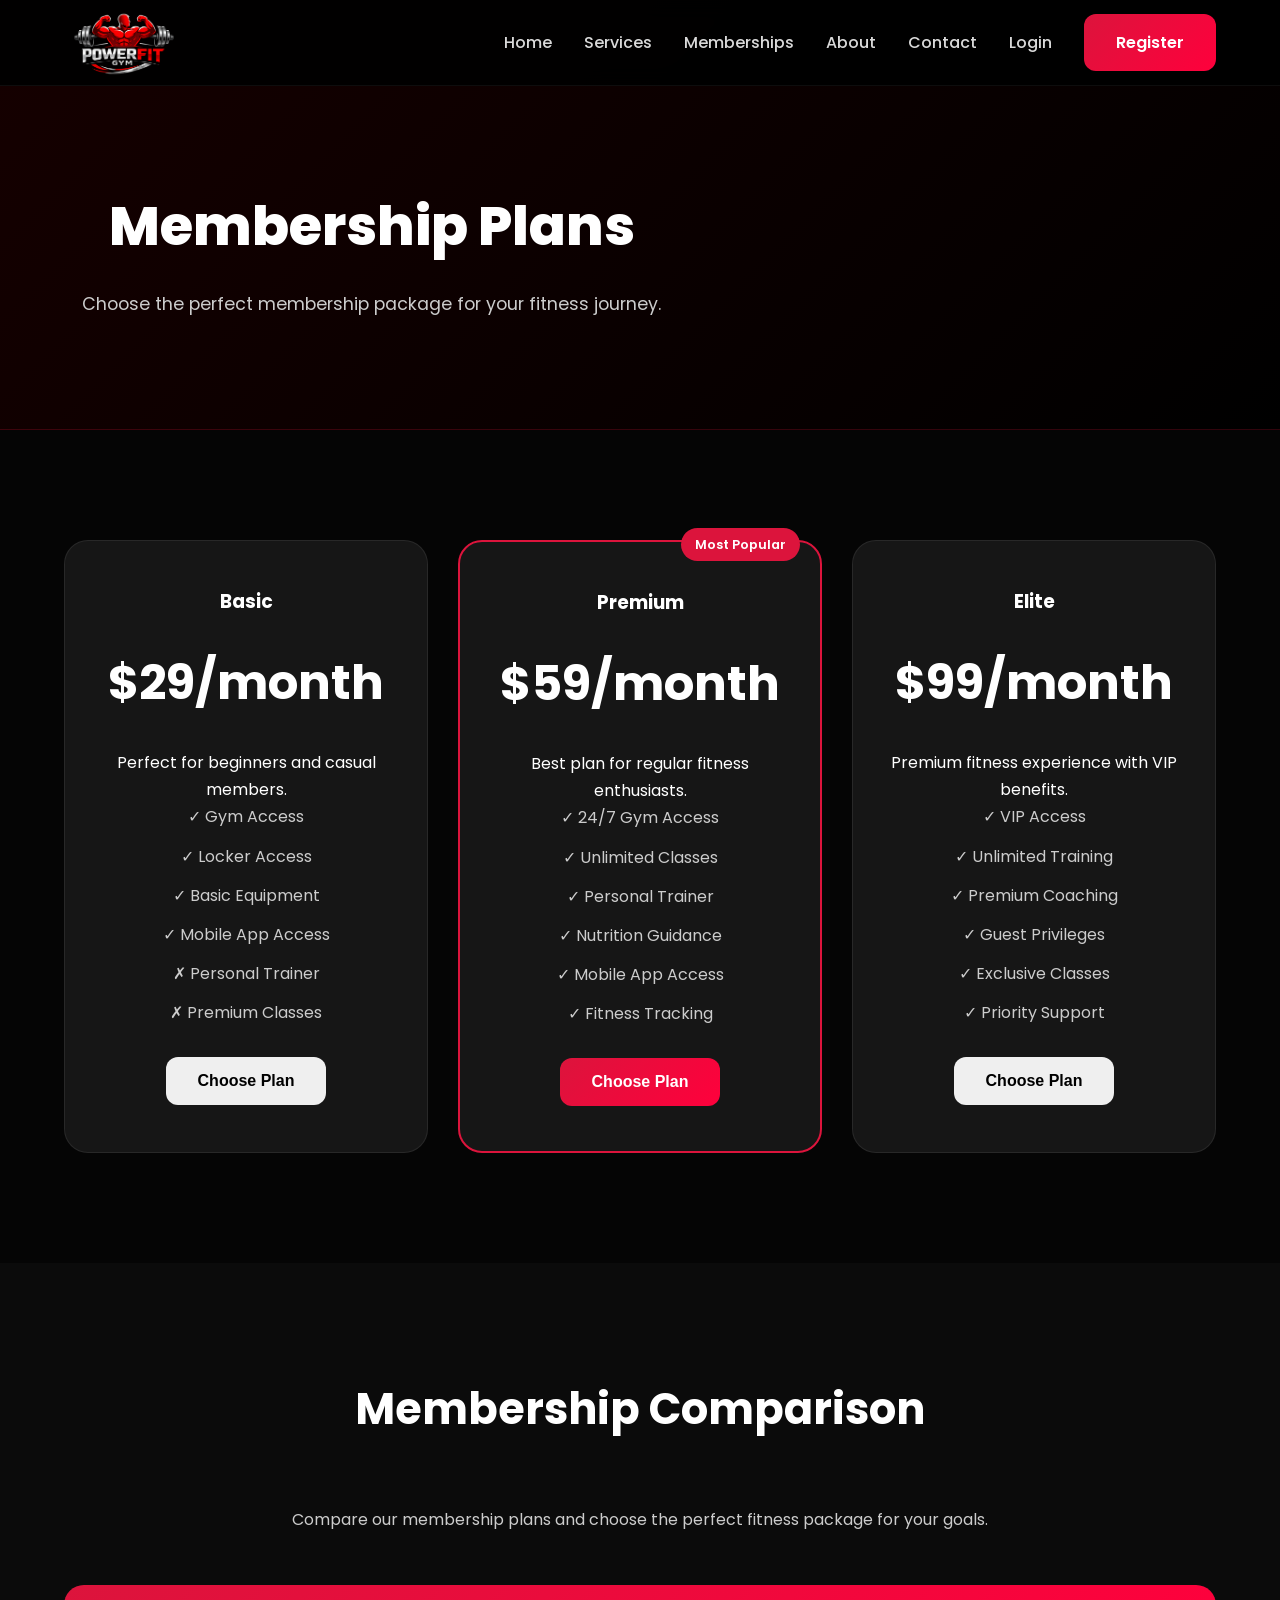
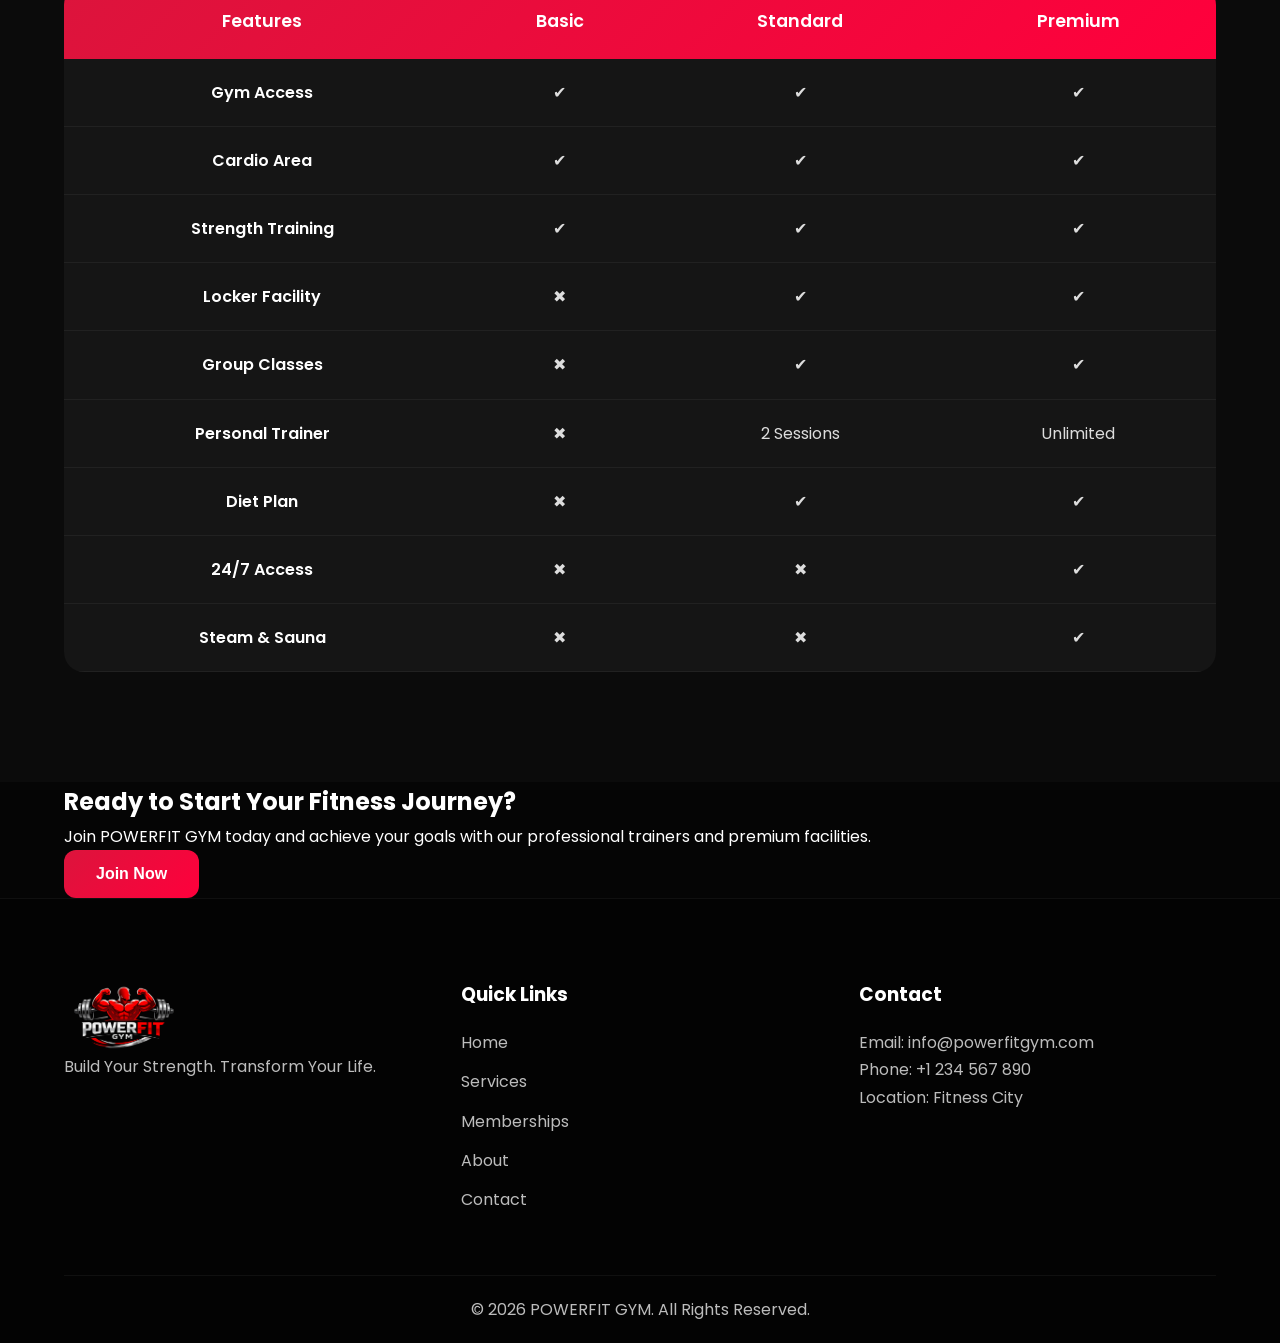
<file: pages/memberships.html>
<!DOCTYPE html>
<html lang="en">

<head>

    <!-- Meta -->
    <meta charset="UTF-8">

    <meta name="viewport" content="width=device-width, initial-scale=1.0">

    <meta name="description" content="Membership Plans - POWERFIT GYM">

    <title>Memberships | POWERFIT GYM</title>

    <!-- CSS -->
    <link rel="stylesheet" href="../css/style.css">
    <link rel="stylesheet" href="../css/responsive.css">

    <!-- Favicon -->
    <link rel="icon" type="image/png" href="../public/images/logo.png">

</head>

<body>

    <!-- =========================
         NAVBAR COMPONENT
    ========================== -->
    <div id="navbar"></div>

    <!-- =========================
         PAGE HEADER
    ========================== -->
    <section class="page-header">

        <div class="container">

            <div style="display: flex; justify-content: space-between; align-items: center;">

                <div>

                    <h1>

                        Membership Plans

                    </h1>

                    <p>

                        Choose the perfect membership package
                        for your fitness journey.

                    </p>

                </div>

                <!-- Back Button to Dashboard -->
                <a href="./dashboard.html" class="back-btn" id="backToDashboard" style="display: none; text-decoration: none; color: #0066cc; font-weight: 500; white-space: nowrap;">

                    ← Back to Dashboard

                </a>

            </div>

        </div>

    </section>

    <!-- =========================
         MEMBERSHIP SECTION
    ========================== -->
    <section class="memberships">

        <div class="container">

            <!-- CURRENT MEMBERSHIP STATUS -->
            <div id="membershipStatus" style="display: none; margin-bottom: 40px;">

                <div class="membership-status-card">

                    <div class="status-header">

                        <h2>Your Current Membership</h2>

                        <span id="statusBadge" class="status-badge">Active</span>

                    </div>

                    <div class="status-details">

                        <div class="detail-row">

                            <label>Plan Type:</label>

                            <span id="currentPlan">-</span>

                        </div>

                        <div class="detail-row">

                            <label>Status:</label>

                            <span id="currentStatus">-</span>

                        </div>

                        <div class="detail-row">

                            <label>Approved Date:</label>

                            <span id="approvedDate">-</span>

                        </div>

                        <div class="detail-row">

                            <label>Expiry Date:</label>

                            <span id="expiryDate">-</span>

                        </div>

                        <div class="detail-row">

                            <label>Days Remaining:</label>

                            <span id="daysRemaining">-</span>

                        </div>

                    </div>

                </div>

                <!-- UPGRADE OPTIONS TITLE -->
                <div id="upgradeOptionsTitle" style="display: none; margin-top: 40px; margin-bottom: 20px;">

                    <h2 style="text-align: center; color: #333; font-size: 28px;">

                        Upgrade Your Membership

                    </h2>

                    <p style="text-align: center; color: #666; font-size: 16px; margin-top: 10px;">

                        Choose a higher-tier plan to unlock more benefits

                    </p>

                </div>

            </div>

            <div class="memberships-grid">

                <!-- BASIC PLAN -->
                <div class="membership-card">

                    <h3>
                        Basic
                    </h3>

                    <div class="price">

                        $29<span>/month</span>

                    </div>

                    <p class="membership-description">

                        Perfect for beginners and casual members.

                    </p>

                    <ul class="features-list">

                        <li>✓ Gym Access</li>

                        <li>✓ Locker Access</li>

                        <li>✓ Basic Equipment</li>

                        <li>✓ Mobile App Access</li>

                        <li>✗ Personal Trainer</li>

                        <li>✗ Premium Classes</li>

                    </ul>

                    <button class="btn btn-secondary choose-plan-btn" data-plan="Basic" data-price="29">

                        Choose Plan

                    </button>

                </div>

                <!-- PREMIUM PLAN -->
                <div class="membership-card featured">

                    <span class="badge">

                        Most Popular

                    </span>

                    <h3>
                        Premium
                    </h3>

                    <div class="price">

                        $59<span>/month</span>

                    </div>

                    <p class="membership-description">

                        Best plan for regular fitness enthusiasts.

                    </p>

                    <ul class="features-list">

                        <li>✓ 24/7 Gym Access</li>

                        <li>✓ Unlimited Classes</li>

                        <li>✓ Personal Trainer</li>

                        <li>✓ Nutrition Guidance</li>

                        <li>✓ Mobile App Access</li>

                        <li>✓ Fitness Tracking</li>

                    </ul>

                    <button class="btn btn-primary choose-plan-btn" data-plan="Premium" data-price="59">

                        Choose Plan

                    </button>

                </div>

                <!-- ELITE PLAN -->
                <div class="membership-card">

                    <h3>
                        Elite
                    </h3>

                    <div class="price">

                        $99<span>/month</span>

                    </div>

                    <p class="membership-description">

                        Premium fitness experience with VIP benefits.

                    </p>

                    <ul class="features-list">

                        <li>✓ VIP Access</li>

                        <li>✓ Unlimited Training</li>

                        <li>✓ Premium Coaching</li>

                        <li>✓ Guest Privileges</li>

                        <li>✓ Exclusive Classes</li>

                        <li>✓ Priority Support</li>

                    </ul>

                    <button class="btn btn-secondary choose-plan-btn" data-plan="Elite" data-price="99">

                        Choose Plan

                    </button>

                </div>

            </div>

        </div>

    </section>

    <!-- =========================
         MEMBERSHIP COMPARISON
    ========================== -->
    <!-- ====================================
     MEMBERSHIP COMPARISON SECTION
==================================== -->

<section class="membership-comparison">

    <div class="container">

        <!-- SECTION TITLE -->

        <h2 class="section-title">

            Membership Comparison

        </h2>

        <p class="comparison-subtitle">

            Compare our membership plans and choose
            the perfect fitness package for your goals.

        </p>

        <!-- COMPARISON TABLE -->

        <div class="comparison-table-wrapper">

            <table class="comparison-table">

                <thead>

                    <tr>

                        <th>Features</th>

                        <th>Basic</th>

                        <th>Standard</th>

                        <th>Premium</th>

                    </tr>

                </thead>

                <tbody>

                    <tr>

                        <td>Gym Access</td>

                        <td>✔</td>

                        <td>✔</td>

                        <td>✔</td>

                    </tr>

                    <tr>

                        <td>Cardio Area</td>

                        <td>✔</td>

                        <td>✔</td>

                        <td>✔</td>

                    </tr>

                    <tr>

                        <td>Strength Training</td>

                        <td>✔</td>

                        <td>✔</td>

                        <td>✔</td>

                    </tr>

                    <tr>

                        <td>Locker Facility</td>

                        <td>✖</td>

                        <td>✔</td>

                        <td>✔</td>

                    </tr>

                    <tr>

                        <td>Group Classes</td>

                        <td>✖</td>

                        <td>✔</td>

                        <td>✔</td>

                    </tr>

                    <tr>

                        <td>Personal Trainer</td>

                        <td>✖</td>

                        <td>2 Sessions</td>

                        <td>Unlimited</td>

                    </tr>

                    <tr>

                        <td>Diet Plan</td>

                        <td>✖</td>

                        <td>✔</td>

                        <td>✔</td>

                    </tr>

                    <tr>

                        <td>24/7 Access</td>

                        <td>✖</td>

                        <td>✖</td>

                        <td>✔</td>

                    </tr>

                    <tr>

                        <td>Steam & Sauna</td>

                        <td>✖</td>

                        <td>✖</td>

                        <td>✔</td>

                    </tr>

                </tbody>

            </table>

        </div>

    </div>

</section>

    <!-- =========================
         CTA SECTION
    ========================== -->
    <section class="cta-section">

        <div class="container">

            <div class="cta-content">

                <h2>

                    Ready to Start Your Fitness Journey?

                </h2>

                <p>

                    Join POWERFIT GYM today and achieve your goals
                    with our professional trainers and premium facilities.

                </p>

                <button class="btn btn-primary" id="joinNowBtn">

                    Join Now

                </button>

            </div>

        </div>
        

    </section>

    <!-- =========================
         FOOTER COMPONENT
    ========================== -->
    <div id="footer"></div>

    <!-- =========================
         JAVASCRIPT
    ========================== -->
    <script src="../js/main.js"></script>
    <script src="../js/auth.js"></script>
    <script src="../js/membership.js"></script>

</body>

</html>
</file>
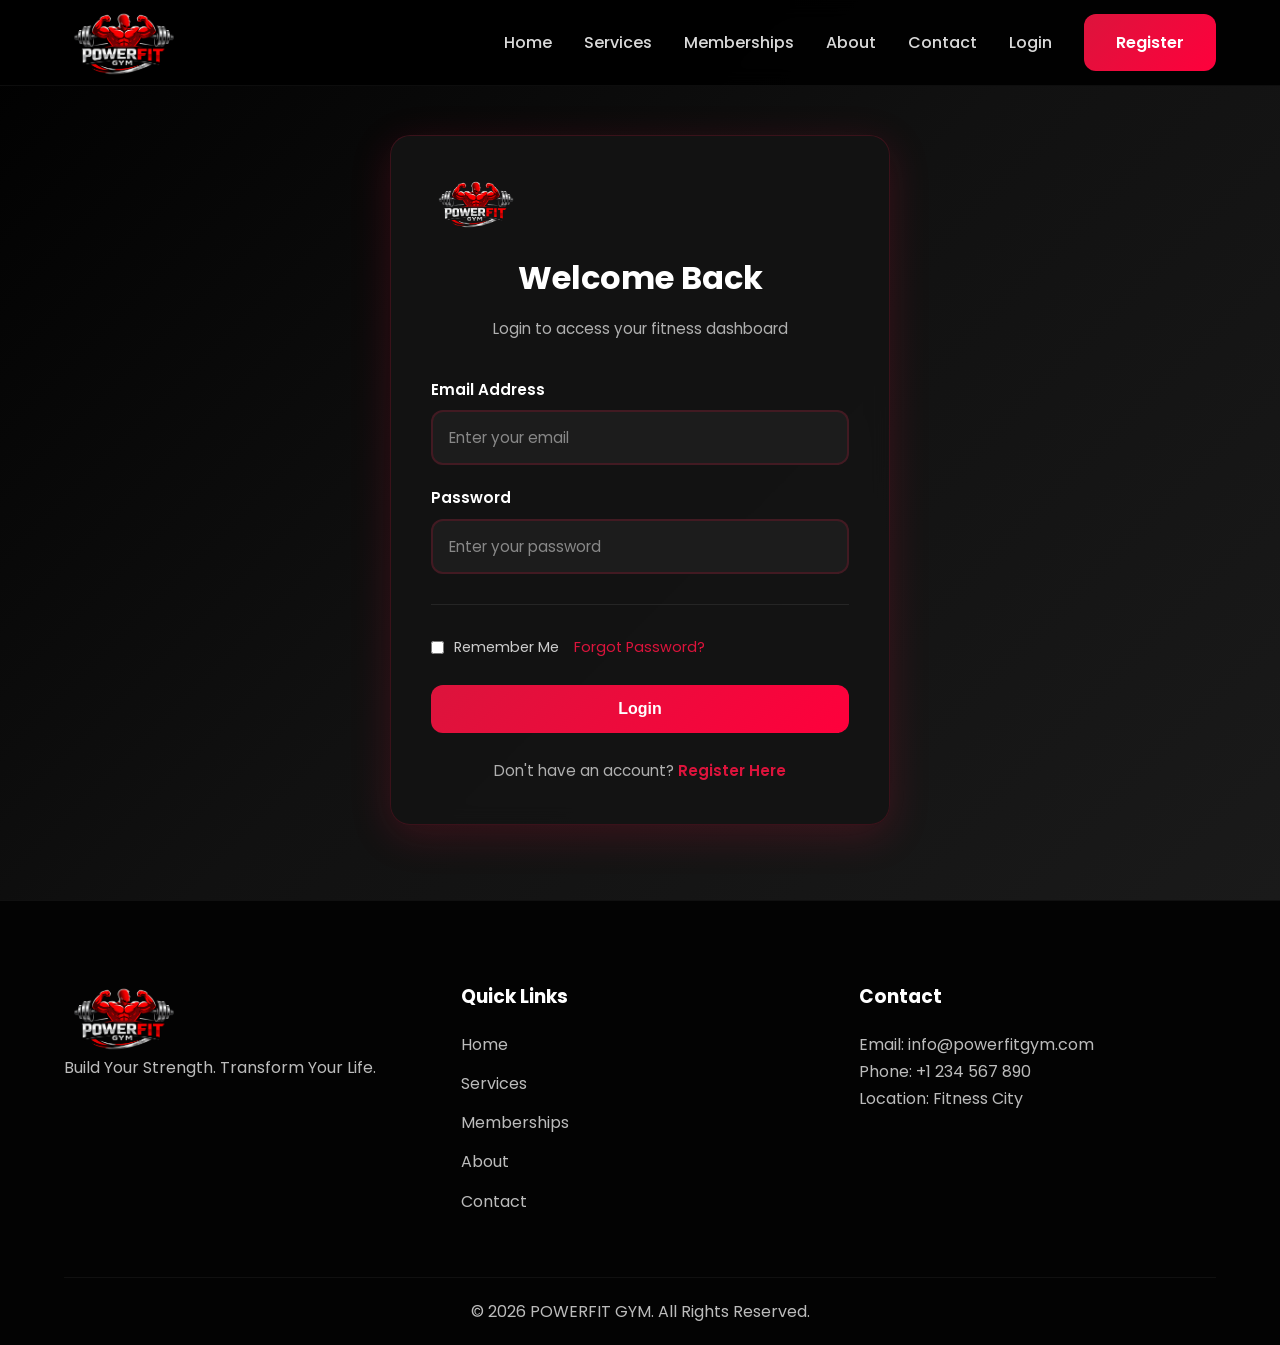
<file: pages/profile.html>
<!DOCTYPE html>
<html lang="en">

<head>

    <!-- Meta -->
    <meta charset="UTF-8">
    <meta name="viewport" content="width=device-width, initial-scale=1.0">
    <meta name="description" content="User Profile - POWERFIT GYM">

    <title>Profile | POWERFIT GYM</title>

    <!-- CSS -->
    <link rel="stylesheet" href="../css/style.css">
    <link rel="stylesheet" href="../css/dashboard.css">
    <link rel="stylesheet" href="../css/profile.css">
    <link rel="stylesheet" href="../css/responsive.css">

    <!-- Favicon -->
    <link rel="icon" type="image/png" href="../public/images/logo.png">

</head>

<body>

    <!-- =========================
         NAVBAR COMPONENT
    ========================== -->
    <div id="navbar"></div>

    <!-- =========================
         PROFILE MAIN
    ========================== -->
    <main class="dashboard-main profile-main">

        <!-- Profile Header -->
        <div class="dashboard-header">

            <div class="dashboard-title">

                <h1>
                    My Profile
                </h1>

                <p>
                    Manage your account information
                </p>

            </div>

            <!-- Back Button -->
            <a href="./dashboard.html" class="back-btn">

                ← Back to Dashboard

            </a>

        </div>

        <!-- =========================
             PROFILE CONTENT
        ========================== -->
        <section class="dashboard-content">

            <!-- Profile Form Card -->
            <div class="profile-card">

                <div class="profile-header">

                    <div class="profile-avatar">

                        <span id="avatarLetter">U</span>

                    </div>

                    <div class="profile-info">

                        <h2 id="fullName">User Name</h2>

                        <p id="userEmail">user@email.com</p>

                    </div>

                </div>

                <!-- Membership Status Section -->
                <div id="membershipSection" class="membership-section" style="display: none;">

                    <div class="membership-badge">

                        <span class="badge-label">Current Membership</span>
                        <span id="membershipPlan" class="badge-value">Basic</span>

                    </div>

                    <div class="membership-details">

                        <p id="membershipStatus">Status: Active</p>
                        <p id="membershipExpiry">Expires: May 8, 2026</p>

                    </div>

                </div>

                <!-- Profile Form -->
                <form id="profileForm" class="profile-form">

                    <!-- Row 1: First Name & Last Name (Read-Only) -->
                    <div class="form-row">

                        <div class="form-group">

                            <label for="firstName">First Name (Read-Only)</label>

                            <input
                                type="text"
                                id="firstName"
                                name="firstName"
                                placeholder="First Name"
                                readonly
                            >

                        </div>

                        <div class="form-group">

                            <label for="lastName">Last Name (Read-Only)</label>

                            <input
                                type="text"
                                id="lastName"
                                name="lastName"
                                placeholder="Last Name"
                                readonly
                            >

                        </div>

                    </div>

                    <!-- Row 2: Email (Read-Only) -->
                    <div class="form-row">

                        <div class="form-group full">

                            <label for="email">Email (Read-Only)</label>

                            <input
                                type="email"
                                id="email"
                                name="email"
                                placeholder="Email"
                                readonly
                            >

                        </div>

                    </div>

                    <!-- Row 3: Phone & Age -->
                    <div class="form-row">

                        <div class="form-group">

                            <label for="phone">Phone Number</label>

                            <input
                                type="tel"
                                id="phone"
                                name="phone"
                                placeholder="Enter your phone number"
                                required
                            >

                        </div>

                        <div class="form-group">

                            <label for="age">Age</label>

                            <input
                                type="number"
                                id="age"
                                name="age"
                                placeholder="Enter your age"
                                min="18"
                                max="120"
                                required
                            >

                        </div>

                    </div>

                    <!-- Row 4: Gender -->
                    <div class="form-row">

                        <div class="form-group full">

                            <label for="gender">Gender</label>

                            <select id="gender" name="gender" required>

                                <option value="">Select Gender</option>

                                <option value="Male">Male</option>

                                <option value="Female">Female</option>

                                <option value="Other">Other</option>

                            </select>

                        </div>

                    </div>

                    <!-- Action Buttons -->
                    <div class="form-actions">

                        <button type="submit" class="btn btn-primary">

                            Save Changes

                        </button>

                        <button type="reset" class="btn btn-secondary">

                            Reset

                        </button>

                    </div>

                </form>

                <!-- Success Message -->
                <div id="successMessage" class="success-message" style="display: none;">

                    Profile updated successfully!

                </div>

                <!-- Error Message -->
                <div id="errorMessage" class="error-message" style="display: none;">

                    Failed to update profile. Please try again.

                </div>

            </div>

        </section>

    </main>

    <!-- =========================
         FOOTER COMPONENT
    ========================== -->
    <div id="footer"></div>

    <!-- =========================
         JAVASCRIPT
    ========================== -->
    <script src="../js/main.js"></script>
    <script src="../js/auth.js"></script>
    <script src="../js/profile-edit.js"></script>

</body>

</html>
</file>
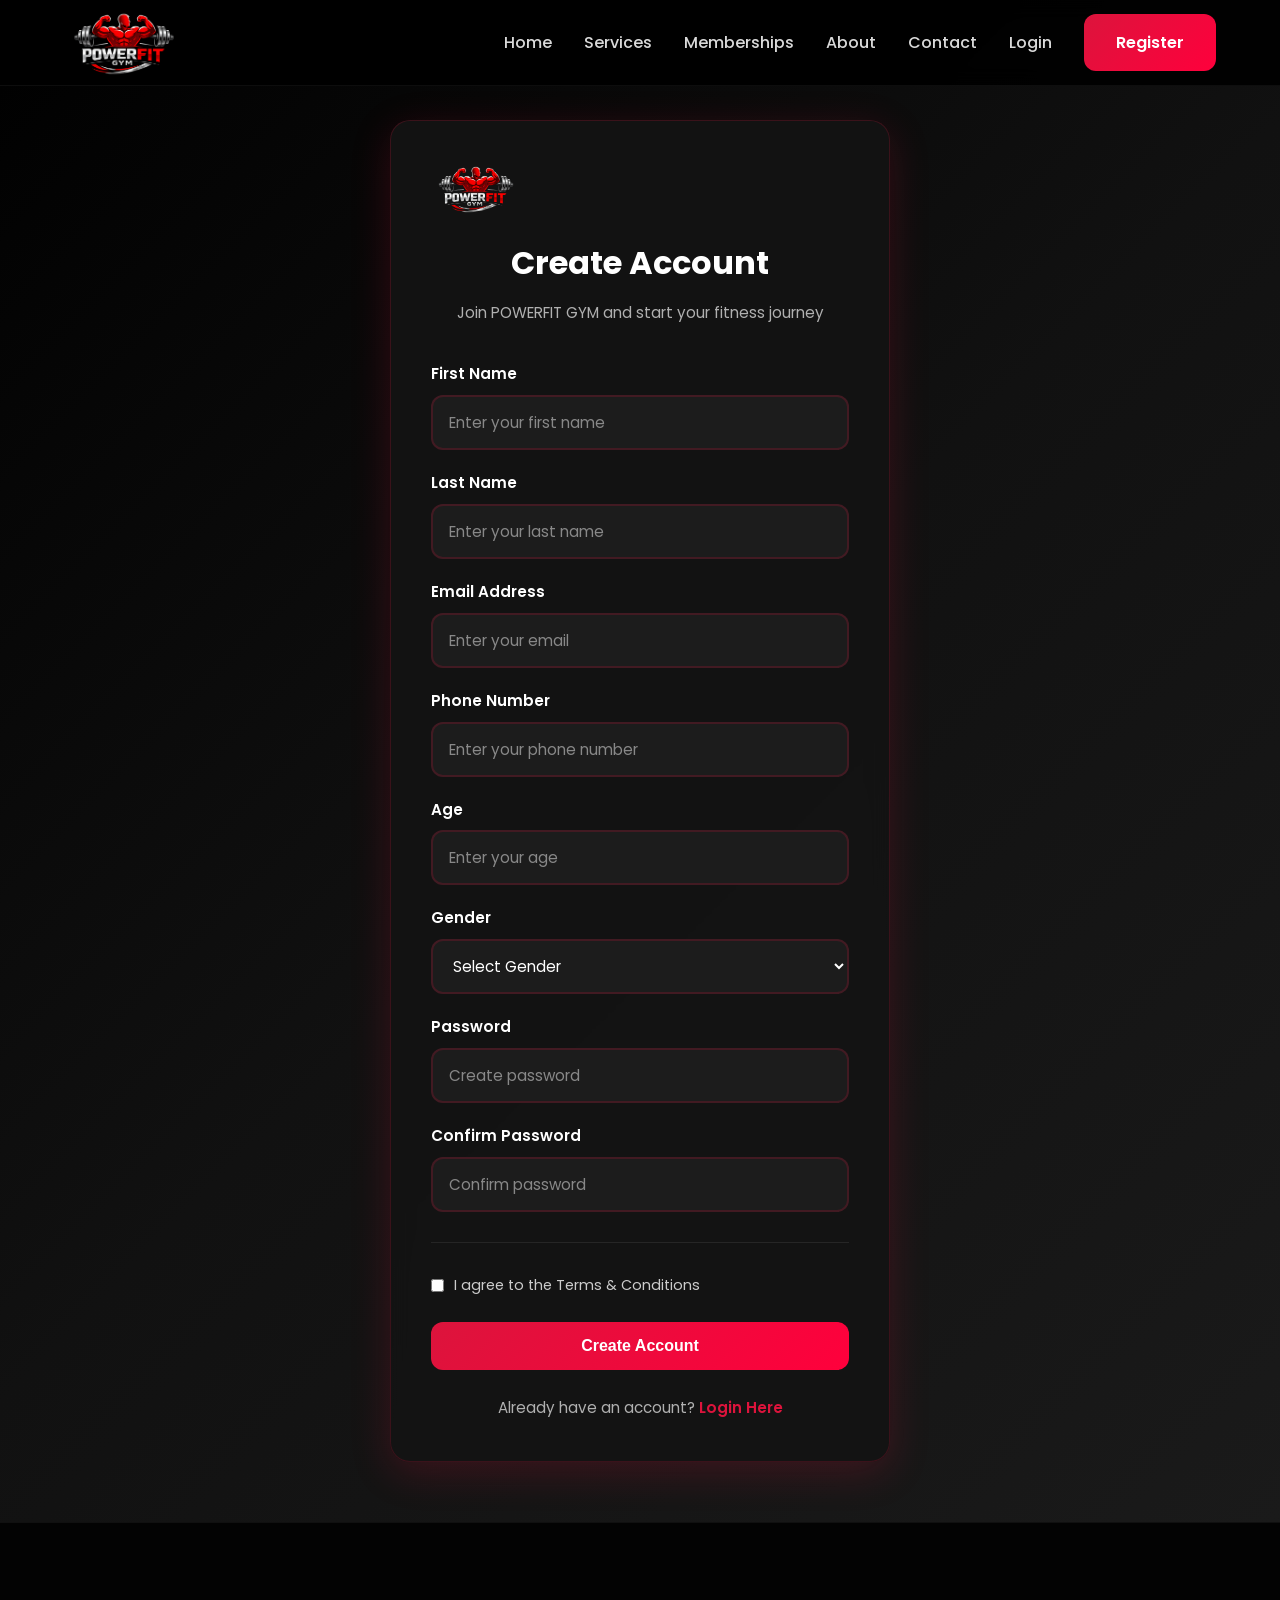
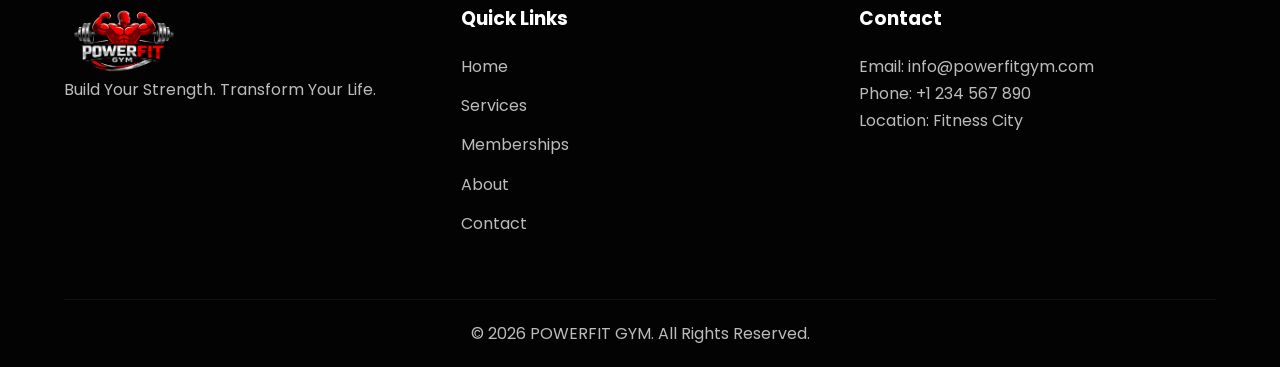
<file: pages/register.html>
<!DOCTYPE html>
<html lang="en">

<head>

    <!-- ====================================
         META TAGS
    ===================================== -->
    <meta charset="UTF-8">

    <meta name="viewport" content="width=device-width, initial-scale=1.0">

    <meta 
        name="description"
        content="Register at POWERFIT GYM"
    >

    <!-- ====================================
         TITLE
    ===================================== -->
    <title>Register | POWERFIT GYM</title>

    <!-- ====================================
         CSS FILES
    ===================================== -->
    <link rel="stylesheet" href="../css/style.css">

    <link rel="stylesheet" href="../css/auth.css">    <link rel="stylesheet" href="../css/responsive.css">
    <!-- ====================================
         FAVICON
    ===================================== -->
    <link 
        rel="icon"
        type="image/png"
        href="../public/images/logo.png"
    >

</head>

<body>

    <!-- ====================================
         NAVBAR COMPONENT
    ===================================== -->
    <div id="navbar"></div>

    <!-- ====================================
         REGISTER SECTION
    ===================================== -->
    <section class="auth-page">

        <div class="auth-container">

            <!-- Header -->
            <div class="auth-header">

                <img 
                    src="../public/images/logo.png"
                    alt="POWERFIT GYM Logo"
                    class="logo-img"
                >

                <h1>
                    Create Account
                </h1>

                <p>
                    Join POWERFIT GYM and start your fitness journey
                </p>

            </div>

            <!-- Register Form -->
            <form id="registerForm">

                <!-- First Name -->
                <div class="form-group">

                    <label for="firstName">

                        First Name

                    </label>

                    <input 
                        type="text"
                        id="firstName"
                        name="firstName"
                        placeholder="Enter your first name"
                        required
                    >

                </div>

                <!-- Last Name -->
                <div class="form-group">

                    <label for="lastName">

                        Last Name

                    </label>

                    <input 
                        type="text"
                        id="lastName"
                        name="lastName"
                        placeholder="Enter your last name"
                        required
                    >

                </div>

                <!-- Email -->
                <div class="form-group">

                    <label for="email">

                        Email Address

                    </label>

                    <input 
                        type="email"
                        id="email"
                        name="email"
                        placeholder="Enter your email"
                        required
                    >

                </div>

                <!-- Phone -->
                <div class="form-group">

                    <label for="phone">

                        Phone Number

                    </label>

                    <input 
                        type="tel"
                        id="phone"
                        name="phone"
                        placeholder="Enter your phone number"
                        required
                    >

                </div>

                <!-- Age -->
                <div class="form-group">

                    <label for="age">

                        Age

                    </label>

                    <input 
                        type="number"
                        id="age"
                        name="age"
                        min="13"
                        placeholder="Enter your age"
                        required
                    >

                </div>

                <!-- Gender -->
                <div class="form-group">

                    <label for="gender">

                        Gender

                    </label>

                    <select 
                        id="gender"
                        name="gender"
                        required
                    >

                        <option value="">Select Gender</option>

                        <option value="male">Male</option>

                        <option value="female">Female</option>

                        <option value="other">Other</option>

                    </select>

                </div>

                <!-- Password -->
                <div class="form-group">

                    <label for="password">

                        Password

                    </label>

                    <input 
                        type="password"
                        id="password"
                        name="password"
                        placeholder="Create password"
                        required
                    >

                </div>

                <!-- Confirm Password -->
                <div class="form-group">

                    <label for="confirmPassword">

                        Confirm Password

                    </label>

                    <input 
                        type="password"
                        id="confirmPassword"
                        name="confirmPassword"
                        placeholder="Confirm password"
                        required
                    >

                </div>

                <!-- Terms -->
                <div class="form-actions">

                    <div class="remember-me">

                        <input 
                            type="checkbox"
                            id="terms"
                            required
                        >

                        <label for="terms">

                            I agree to the Terms & Conditions

                        </label>

                    </div>

                </div>

                <!-- Submit -->
                <button 
                    type="submit"
                    class="auth-submit"
                >

                    Create Account

                </button>

            </form>

            <!-- Footer -->
            <div class="auth-footer">

                <p>

                    Already have an account?

                    <a href="login.html">

                        Login Here

                    </a>

                </p>

            </div>

        </div>

    </section>

    <!-- ====================================
         FOOTER COMPONENT
    ===================================== -->
    <div id="footer"></div>

    <!-- ====================================
         JAVASCRIPT
    ===================================== -->
    <script src="../js/main.js"></script>
    <script src="../js/auth.js"></script>
    <script src="../js/api-config.js"></script>

</body>

</html>
</file>
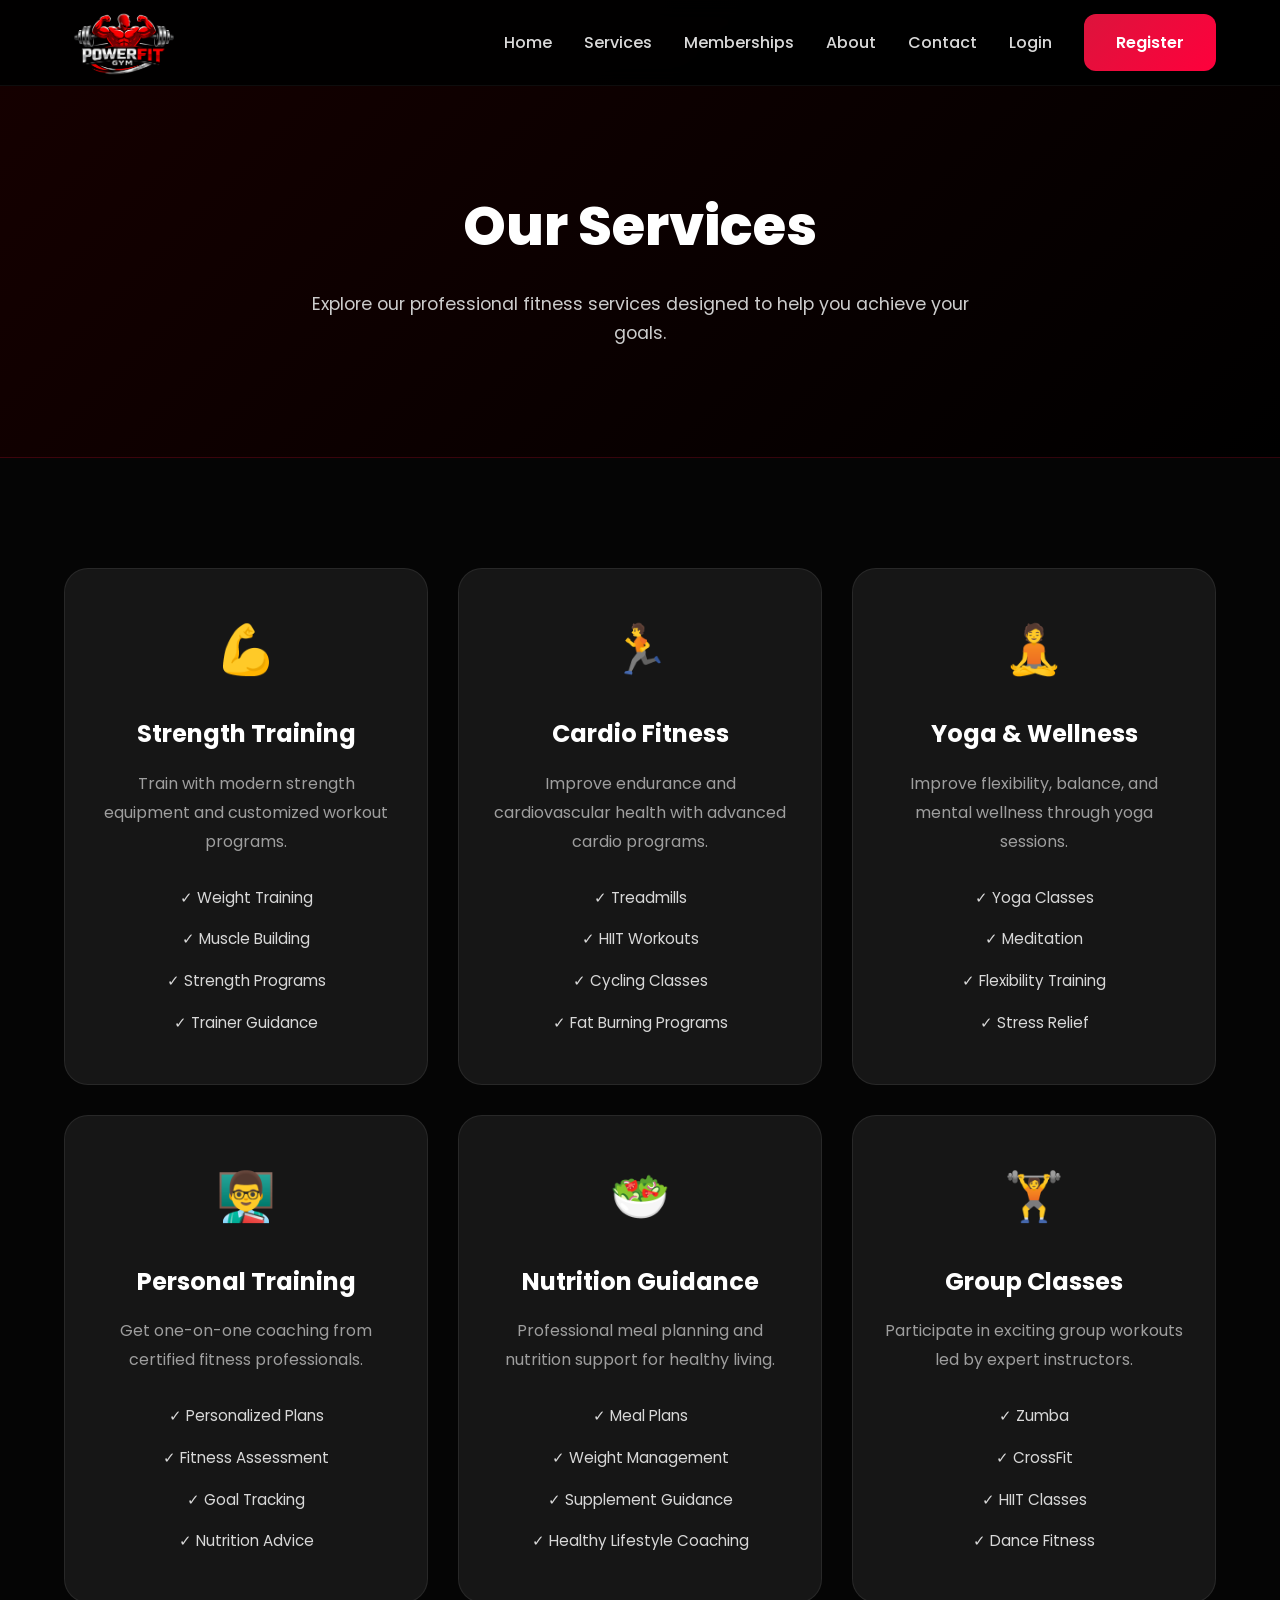
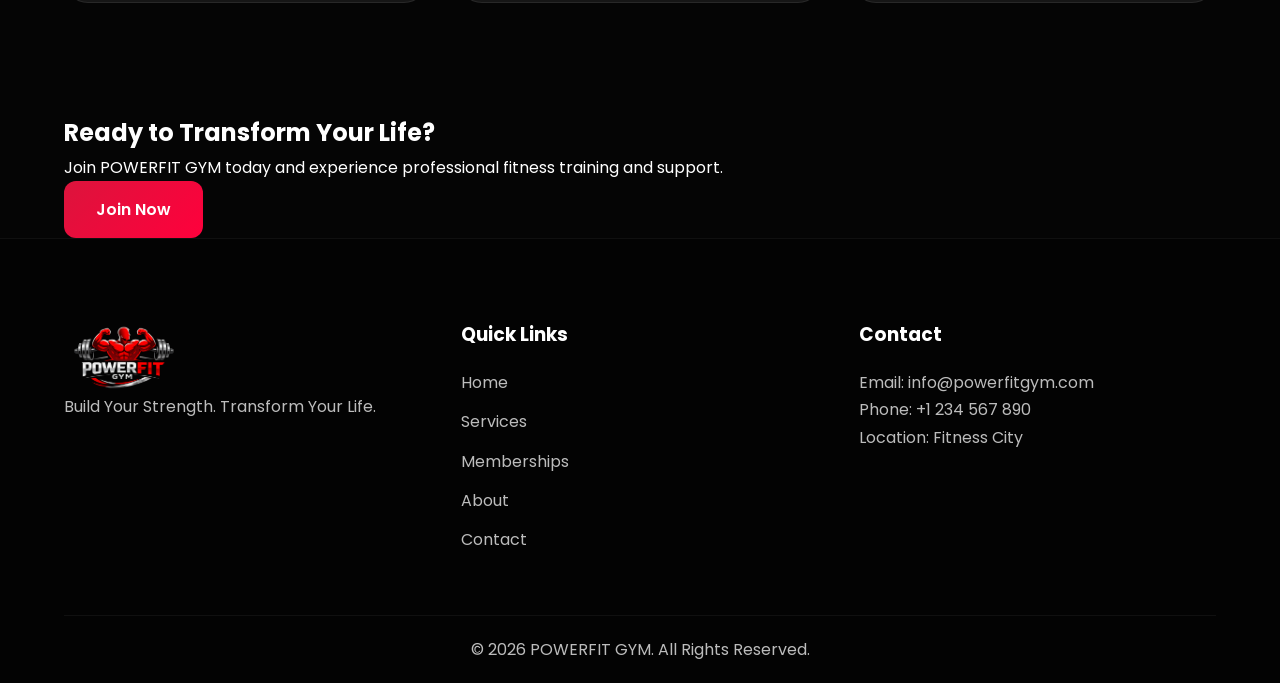
<file: pages/services.html>
<!DOCTYPE html>
<html lang="en">

<head>

    <!-- Meta -->
    <meta charset="UTF-8">

    <meta name="viewport" content="width=device-width, initial-scale=1.0">

    <meta name="description" content="Services offered by POWERFIT GYM">

    <title>Services | POWERFIT GYM</title>

    <!-- CSS -->
    <link rel="stylesheet" href="../css/style.css">
    <link rel="stylesheet" href="../css/responsive.css">

    <!-- Favicon -->
    <link rel="icon" type="image/png" href="../public/images/logo.png">

</head>

<body>

    <!-- =========================
         NAVBAR COMPONENT
    ========================== -->
    <div id="navbar"></div>

    <!-- =========================
         PAGE HEADER
    ========================== -->
    <section class="page-header">

        <div class="container">

            <h1>

                Our Services

            </h1>

            <p>

                Explore our professional fitness services
                designed to help you achieve your goals.

            </p>

        </div>

    </section>

    <!-- =========================
         SERVICES SECTION
    ========================== -->
    <section class="services">

        <div class="container">

            <div class="services-grid">

                <!-- Service 1 -->
                <div class="service-card">

                    <div class="service-icon">

                        💪

                    </div>

                    <h3>

                        Strength Training

                    </h3>

                    <p>

                        Train with modern strength equipment
                        and customized workout programs.

                    </p>

                    <ul class="service-list">

                        <li>✓ Weight Training</li>

                        <li>✓ Muscle Building</li>

                        <li>✓ Strength Programs</li>

                        <li>✓ Trainer Guidance</li>

                    </ul>

                </div>

                <!-- Service 2 -->
                <div class="service-card">

                    <div class="service-icon">

                        🏃

                    </div>

                    <h3>

                        Cardio Fitness

                    </h3>

                    <p>

                        Improve endurance and cardiovascular
                        health with advanced cardio programs.

                    </p>

                    <ul class="service-list">

                        <li>✓ Treadmills</li>

                        <li>✓ HIIT Workouts</li>

                        <li>✓ Cycling Classes</li>

                        <li>✓ Fat Burning Programs</li>

                    </ul>

                </div>

                <!-- Service 3 -->
                <div class="service-card">

                    <div class="service-icon">

                        🧘

                    </div>

                    <h3>

                        Yoga & Wellness

                    </h3>

                    <p>

                        Improve flexibility, balance, and
                        mental wellness through yoga sessions.

                    </p>

                    <ul class="service-list">

                        <li>✓ Yoga Classes</li>

                        <li>✓ Meditation</li>

                        <li>✓ Flexibility Training</li>

                        <li>✓ Stress Relief</li>

                    </ul>

                </div>

                <!-- Service 4 -->
                <div class="service-card">

                    <div class="service-icon">

                        👨‍🏫

                    </div>

                    <h3>

                        Personal Training

                    </h3>

                    <p>

                        Get one-on-one coaching from certified
                        fitness professionals.

                    </p>

                    <ul class="service-list">

                        <li>✓ Personalized Plans</li>

                        <li>✓ Fitness Assessment</li>

                        <li>✓ Goal Tracking</li>

                        <li>✓ Nutrition Advice</li>

                    </ul>

                </div>

                <!-- Service 5 -->
                <div class="service-card">

                    <div class="service-icon">

                        🥗

                    </div>

                    <h3>

                        Nutrition Guidance

                    </h3>

                    <p>

                        Professional meal planning and nutrition
                        support for healthy living.

                    </p>

                    <ul class="service-list">

                        <li>✓ Meal Plans</li>

                        <li>✓ Weight Management</li>

                        <li>✓ Supplement Guidance</li>

                        <li>✓ Healthy Lifestyle Coaching</li>

                    </ul>

                </div>

                <!-- Service 6 -->
                <div class="service-card">

                    <div class="service-icon">

                        🏋️

                    </div>

                    <h3>

                        Group Classes

                    </h3>

                    <p>

                        Participate in exciting group workouts
                        led by expert instructors.

                    </p>

                    <ul class="service-list">

                        <li>✓ Zumba</li>

                        <li>✓ CrossFit</li>

                        <li>✓ HIIT Classes</li>

                        <li>✓ Dance Fitness</li>

                    </ul>

                </div>

            </div>

        </div>

    </section>

    <!-- =========================
         CTA SECTION
    ========================== -->
    <section class="cta-section">

        <div class="container">

            <div class="cta-content">

                <h2>

                    Ready to Transform Your Life?

                </h2>

                <p>

                    Join POWERFIT GYM today and experience
                    professional fitness training and support.

                </p>

                <a href="register.html" class="btn btn-primary">

                    Join Now

                </a>

            </div>

        </div>

    </section>

    <!-- =========================
         FOOTER COMPONENT
    ========================== -->
    <div id="footer"></div>

    <!-- =========================
         JAVASCRIPT
    ========================== -->
    <script src="../js/auth.js"></script>
    <script src="../js/main.js"></script>

</body>

</html>
</file>
<file: style.css>
/* ====================================
   GOOGLE FONTS
==================================== */

@import url('https://fonts.googleapis.com/css2?family=Poppins:wght@300;400;500;600;700;800&display=swap');

/* ====================================
   RESET
==================================== */

*{
    margin:0;
    padding:0;
    box-sizing:border-box;
}

/* ====================================
   ROOT VARIABLES
==================================== */

:root{

    --primary-color:#DC143C;
    --secondary-color:#ff003c;

    --dark-color:#050505;
    --dark-light:#101010;
    --card-bg:#161616;

    --white-color:#ffffff;
    --text-light:#d8d8d8;
    --text-gray:#9e9e9e;

    --border-color:rgba(255,255,255,0.08);

    --transition:0.3s ease;
}

/* ====================================
   HTML & BODY
==================================== */

html,
body{

    width:100%;

    overflow-x:hidden;

    scroll-behavior:smooth;
}

body{

    font-family:'Poppins',sans-serif;

    background:var(--dark-color);

    color:var(--white-color);

    line-height:1.7;
}

/* ====================================
   CONTAINER
==================================== */

.container{

    width:90%;

    max-width:1200px;

    margin:0 auto;
}

/* ====================================
   LINKS
==================================== */

a{

    text-decoration:none;

    color:inherit;
}

/* ====================================
   IMAGE
==================================== */

img{

    max-width:100%;

    display:block;
}

/* ====================================
   BUTTONS
==================================== */

.btn{

    display:inline-flex;

    align-items:center;

    justify-content:center;

    padding:15px 32px;

    border:none;

    border-radius:12px;

    font-weight:600;

    font-size:1rem;

    cursor:pointer;

    transition:var(--transition);
}

.btn-primary{

    background:linear-gradient(
        135deg,
        var(--primary-color),
        var(--secondary-color)
    );

    color:#ffffff;
}

.btn-primary:hover{

    transform:translateY(-4px);

    box-shadow:0 10px 25px rgba(220,20,60,0.35);
}

/* ====================================
   HEADER
==================================== */

.header{

    position:fixed;

    top:0;
    left:0;

    width:100%;

    z-index:1000;

    background:rgba(0,0,0,0.92);

    backdrop-filter:blur(10px);

    border-bottom:1px solid rgba(255,255,255,0.05);
}

.header-content{

    min-height:85px;

    display:flex;

    justify-content:space-between;

    align-items:center;
}

/* ====================================
   LOGO
==================================== */

.logo{

    display:flex;

    align-items:center;
}

.logo-img{

    width:120px;
}

/* ====================================
   NAVIGATION
==================================== */

.navigation{

    display:flex;

    align-items:center;
}

.nav-list{

    display:flex;

    align-items:center;

    gap:32px;

    list-style:none;
}

.nav-link{

    position:relative;

    color:#d9d9d9;

    font-weight:500;

    transition:var(--transition);
}

.nav-link:hover,
.nav-link.active{

    color:#ffffff;
}

.nav-link::after{

    content:"";

    position:absolute;

    left:0;
    bottom:-8px;

    width:0;

    height:2px;

    background:var(--primary-color);

    transition:var(--transition);
}

.nav-link:hover::after,
.nav-link.active::after{

    width:100%;
}

/* ====================================
   MENU TOGGLE
==================================== */

.menu-toggle{

    display:none;

    flex-direction:column;

    gap:5px;

    background:transparent;

    border:none;

    cursor:pointer;
}

.hamburger{

    width:26px;

    height:3px;

    background:#ffffff;

    border-radius:20px;
}

/* ====================================
   HERO SECTION
==================================== */

.hero{

    position:relative;

    width:100%;

    min-height:100vh;

    overflow:hidden;
}

.carousel-container{

    position:absolute;

    inset:0;

    width:100%;

    height:100%;
}

.carousel{

    width:100%;

    height:100%;
}

.carousel-item{

    position:absolute;

    inset:0;

    width:100%;

    height:100%;

    background-size:cover;

    background-position:center center;

    background-repeat:no-repeat;

    opacity:0;

    transition:opacity 1s ease;

    z-index:1;
}

.carousel-item.active{

    opacity:1;

    z-index:2;
}

/* ====================================
   HERO OVERLAY
==================================== */

.hero-overlay{

    position:absolute;

    inset:0;

    width:100%;

    height:100%;

    background:rgba(0,0,0,0.62);

    display:flex;

    align-items:center;

    z-index:5;
}

/* ====================================
   HERO CONTENT
==================================== */

.hero-content{

    max-width:700px;

    padding-left:80px;

    animation:fadeUp 1s ease;
}

.hero-branding h2{

    font-size:3rem;

    color:#DC143C;

    margin-bottom:12px;

    font-weight:700;

    letter-spacing:2px;
}

.tagline{

    color:#f0f0f0;

    margin-bottom:22px;

    font-size:1rem;
}

.hero-content h1{

    font-size:4.5rem;

    line-height:1.2;

    margin-bottom:24px;

    font-weight:800;
}

.hero-content p{

    font-size:1.1rem;

    line-height:1.9;

    color:#e4e4e4;

    margin-bottom:35px;
}

/* ====================================
   SECTION TITLE
==================================== */

.section-title{

    text-align:center;

    margin-bottom:60px;

    font-size:2.7rem;

    font-weight:700;

    color:#ffffff;
}

/* ====================================
   SERVICES
==================================== */

.services{

    padding:110px 0;

    background:#050505;
}

.services-grid{

    display:grid;

    grid-template-columns:repeat(
        auto-fit,
        minmax(280px,1fr)
    );

    gap:30px;
}

.service-card{

    background:var(--card-bg);

    padding:40px 30px;

    border-radius:24px;

    border:1px solid var(--border-color);

    transition:var(--transition);

    text-align:center;

    display:flex;

    flex-direction:column;

    height:100%;
}

.service-card:hover{

    transform:translateY(-8px);

    border-color:rgba(220,20,60,0.4);

    background:linear-gradient(
        135deg,
        rgba(22,0,0,0.5),
        rgba(16,16,16,0.8)
    );
}

.service-icon{

    font-size:3rem;

    margin-bottom:24px;

    display:block;
}

.service-card h3{

    font-size:1.5rem;

    margin-bottom:15px;

    font-weight:700;

    color:#ffffff;
}

.service-card p{

    color:var(--text-gray);

    line-height:1.8;

    margin-bottom:20px;

    flex-grow:1;
}

.service-list{

    list-style:none;

    padding:0;

    margin:0;

    text-align:left;
}

.service-list li{

    padding:8px 0;

    color:#d8d8d8;

    font-size:0.95rem;

    display:flex;

    align-items:center;

    justify-content:center;

    gap:8px;
}

.service-list li::before{

    content:'';

    display:none;
}

/* ====================================
   STATS
==================================== */

.stats{

    padding:0 0 110px;
}

.stats-grid{

    display:grid;

    grid-template-columns:repeat(
        auto-fit,
        minmax(220px,1fr)
    );

    gap:25px;
}

.stat-item{

    background:var(--card-bg);

    padding:40px 30px;

    border-radius:22px;

    text-align:center;

    border:1px solid var(--border-color);
}

.stat-item h3{

    font-size:3rem;

    color:var(--primary-color);

    margin-bottom:10px;
}

.stat-item p{

    color:#dddddd;
}

/* ====================================
   PAGE HEADER
==================================== */

.page-header{

    padding:180px 20px 110px;

    text-align:center;

    background:linear-gradient(
        135deg,
        #160000,
        #000000
    );

    border-bottom:1px solid rgba(220,20,60,0.2);
}

.page-header h1{

    font-size:3.4rem;

    margin-bottom:18px;

    font-weight:800;

    color:#ffffff;
}

.page-header p{

    font-size:1.1rem;

    color:#cccccc;

    max-width:700px;

    margin:0 auto;

    line-height:1.6;
}

/* ====================================
   ABOUT PAGE
==================================== */

.about{

    padding:120px 0;
}

.about-content{

    display:grid;

    grid-template-columns:1fr 1fr;

    align-items:center;

    gap:70px;
}

.about-text .section-subtitle{

    color:#DC143C;

    text-transform:uppercase;

    letter-spacing:2px;

    font-weight:600;

    margin-bottom:18px;
}

.about-text h2{

    font-size:3.8rem;

    line-height:1.2;

    margin-bottom:28px;
}

.about-text h2 span{

    color:#DC143C;
}

.about-text p{

    font-size:1.05rem;

    color:#cccccc;

    line-height:2;

    margin-bottom:24px;
}

/* ====================================
   ABOUT FEATURES
==================================== */

.about-features{

    margin-top:35px;

    display:flex;

    flex-direction:column;

    gap:18px;
}

.feature-item{

    display:flex;

    align-items:center;

    gap:16px;

    background:var(--card-bg);

    padding:18px 22px;

    border-radius:18px;

    border:1px solid rgba(255,255,255,0.05);

    transition:var(--transition);
}

.feature-item:hover{

    transform:translateY(-3px);

    border-color:rgba(220,20,60,0.35);
}

.feature-icon{

    width:55px;

    height:55px;

    border-radius:14px;

    display:flex;

    justify-content:center;

    align-items:center;

    background:linear-gradient(
        135deg,
        #DC143C,
        #ff003c
    );

    flex-shrink:0;

    font-size:1.2rem;
}

.feature-text h4{

    margin-bottom:4px;

    font-size:1rem;
}

.feature-text p{

    margin:0;

    font-size:0.92rem;

    color:#aaaaaa;

    line-height:1.6;
}

/* ====================================
   ABOUT IMAGE
==================================== */

.about-image{

    display:flex;

    justify-content:center;
}

.about-image img{

    width:100%;

    max-width:550px;

    border-radius:28px;

    border:1px solid rgba(255,255,255,0.06);

    padding:15px;

    background:#111111;
}

/* ====================================
   CONTACT SECTION
==================================== */

.contact{

    padding:110px 0;
}

.contact-content{

    display:grid;

    grid-template-columns:1fr 1fr;

    gap:35px;
}

.contact-info,
.contact-form{

    background:var(--card-bg);

    padding:40px;

    border-radius:24px;

    border:1px solid var(--border-color);
}

.contact-info h2,
.contact-form h2{

    margin-bottom:25px;

    font-size:2rem;
}

.info-item{

    margin-bottom:22px;
}

.info-item h4{

    margin-bottom:8px;

    color:#ffffff;
}

.info-item p{

    color:#cccccc;
}

/* ====================================
   FORM
==================================== */

.form-group{

    margin-bottom:20px;
}

.form-group label{

    display:block;

    margin-bottom:8px;

    font-weight:500;
}

.form-group input,
.form-group textarea,
.form-group select{

    width:100%;

    padding:15px;

    border-radius:12px;

    border:1px solid rgba(255,255,255,0.08);

    background:#101010;

    color:#ffffff;

    outline:none;

    font-size:1rem;
}

.form-group textarea{

    resize:none;
}

/* ====================================
   MEMBERSHIPS
==================================== */

.memberships{

    padding:110px 0;
}

.memberships-grid{

    display:grid;

    grid-template-columns:repeat(
        auto-fit,
        minmax(300px,1fr)
    );

    gap:30px;
}

.membership-card{

    background:var(--card-bg);

    padding:45px 35px;

    border-radius:24px;

    border:1px solid var(--border-color);

    text-align:center;

    transition:var(--transition);

    position:relative;
}

.membership-card:hover{

    transform:translateY(-8px);

    border-color:rgba(220,20,60,0.35);
}

.membership-card.featured{

    border:2px solid var(--primary-color);
}

.badge{

    position:absolute;

    top:-14px;
    right:20px;

    background:var(--primary-color);

    padding:6px 14px;

    border-radius:30px;

    font-size:0.8rem;

    font-weight:600;
}

.price{

    font-size:3rem;

    font-weight:700;

    margin:25px 0;
}

.features-list{

    list-style:none;

    margin-bottom:30px;
}

.features-list li{

    margin-bottom:12px;

    color:#cccccc;
}

/* ====================================
   MEMBERSHIP STATUS CARD
==================================== */

.membership-status-card{

    background:var(--card-bg);

    padding:45px 35px;

    border-radius:24px;

    border:2px solid var(--primary-color);

    margin-bottom:40px;
}

.status-header{

    display:flex;

    justify-content:space-between;

    align-items:center;

    margin-bottom:30px;

    padding-bottom:20px;

    border-bottom:1px solid var(--border-color);
}

.status-header h2{

    font-size:1.8rem;

    color:var(--text-color);

    margin:0;
}

.status-badge{

    padding:8px 16px;

    border-radius:30px;

    font-size:0.9rem;

    font-weight:600;

    text-transform:uppercase;
}

.status-badge.active{

    background:rgba(34,197,94,0.1);

    color:#22c55e;

    border:1px solid #22c55e;
}

.status-badge.pending{

    background:rgba(245,158,11,0.1);

    color:#f59e0b;

    border:1px solid #f59e0b;
}

.status-details{

    display:grid;

    grid-template-columns:repeat(auto-fit, minmax(200px, 1fr));

    gap:20px;
}

.detail-row{

    text-align:left;

    padding:15px;

    background:rgba(0,0,0,0.3);

    border-radius:12px;
}

.detail-row label{

    display:block;

    color:#9ca3af;

    font-size:0.9rem;

    margin-bottom:8px;

    font-weight:600;
}

.detail-row span{

    display:block;

    color:var(--text-color);

    font-size:1.1rem;

    font-weight:500;
}

/* ====================================
   MEMBERSHIP COMPARISON
==================================== */

.membership-comparison{

    padding:110px 0;

    background:#0b0b0b;
}

.comparison-subtitle{

    text-align:center;

    color:#cccccc;

    max-width:700px;

    margin:0 auto 50px;

    line-height:1.8;
}

/* ====================================
   TABLE WRAPPER
==================================== */

.comparison-table-wrapper{

    overflow-x:auto;
}

/* ====================================
   TABLE
==================================== */

.comparison-table{

    width:100%;

    border-collapse:collapse;

    background:#151515;

    border-radius:20px;

    overflow:hidden;

    min-width:700px;
}

/* ====================================
   TABLE HEADER
==================================== */

.comparison-table thead{

    background:linear-gradient(
        135deg,
        #DC143C,
        #ff003c
    );
}

.comparison-table th{

    padding:22px;

    text-align:center;

    color:#ffffff;

    font-size:1.1rem;

    font-weight:600;
}


/* ====================================
   PROFILE NAVIGATION
==================================== */

.profile-nav {

    position: relative !important;

    margin-left: auto !important;

}

.profile-dropdown-wrapper {

    position: relative;

    display: inline-block;

}

.profile-icon {

    width: 42px;

    height: 42px;

    border-radius: 50%;

    background: linear-gradient(135deg, #DC143C, #ff003c);

    color: #ffffff;

    display: flex;

    align-items: center;

    justify-content: center;

    font-size: 18px;

    font-weight: 700;

    text-transform: uppercase;

    cursor: pointer;

    box-shadow: 0 0 15px rgba(220, 20, 60, 0.5);

    border: none;

    transition: var(--transition);

    padding: 0;

}

.profile-icon:hover {

    transform: scale(1.1);

    box-shadow: 0 0 20px rgba(220, 20, 60, 0.7);

}

/* ====================================
   PROFILE DROPDOWN MENU
==================================== */

.profile-dropdown {

    position: absolute;

    top: 60px;

    right: 0;

    min-width: 220px;

    background: var(--card-bg);

    border: 1px solid rgba(220, 20, 60, 0.3);

    border-radius: 16px;

    box-shadow: 0 8px 32px rgba(0, 0, 0, 0.6);

    display: none;

    flex-direction: column;

    z-index: 1000;

    overflow: hidden;

    backdrop-filter: blur(10px);

}

.profile-dropdown.active {

    display: flex;

}

.dropdown-header {

    padding: 16px 20px;

    border-bottom: 1px solid rgba(255, 255, 255, 0.1);

    color: #ffffff;

    font-weight: 600;

    white-space: nowrap;

    overflow: hidden;

    text-overflow: ellipsis;

}

.dropdown-divider {

    height: 1px;

    background: rgba(255, 255, 255, 0.1);

}

.dropdown-item {

    padding: 14px 20px;

    color: #d8d8d8;

    text-decoration: none;

    transition: var(--transition);

    display: block;

    border: none;

    background: transparent;

    cursor: pointer;

    text-align: left;

    font-size: 0.95rem;

    width: 100%;

}

.dropdown-item:hover {

    background: rgba(220, 20, 60, 0.2);

    color: #DC143C;

    padding-left: 24px;

}

.logout-btn {

    color: #ff6b6b;

}

.logout-btn:hover {

    background: rgba(255, 107, 107, 0.1);

    color: #ff8a8a;

}

/* ====================================
   TABLE BODY
==================================== */

.comparison-table td{

    padding:20px;

    text-align:center;

    border-bottom:1px solid rgba(255,255,255,0.05);

    color:#dddddd;
}

.comparison-table tbody tr:hover{

    background:#1d1d1d;
}

.comparison-table td:first-child{

    font-weight:600;

    color:#ffffff;
}

/* ====================================
   FOOTER
==================================== */

.footer{

    background:#030303;

    padding-top:80px;

    border-top:1px solid rgba(255,255,255,0.05);
}

.footer-content{

    display:grid;

    grid-template-columns:repeat(
        auto-fit,
        minmax(250px,1fr)
    );

    gap:40px;

    padding-bottom:50px;
}

.footer h3{

    margin-bottom:18px;
}

.footer p,
.footer a{

    color:#bcbcbc;
}

.footer-links ul{

    list-style:none;
}

.footer-links li{

    margin-bottom:12px;
}

.footer-links a:hover{

    color:#ffffff;
}

.footer-bottom{

    border-top:1px solid rgba(255,255,255,0.05);

    padding:20px 0;

    text-align:center;

    color:#999999;
}

/* ====================================
   ANIMATION
==================================== */

@keyframes fadeUp{

    from{

        opacity:0;

        transform:translateY(40px);
    }

    to{

        opacity:1;

        transform:translateY(0);
    }
}

/* ====================================
   PROFILE PAGE
==================================== */

.profile-main{

    min-height:100vh;
}

.profile-card{

    background:var(--card-bg);

    border:1px solid var(--border-color);

    border-radius:24px;

    padding:50px;

    max-width:700px;

    margin:0 auto;
}

.profile-header{

    display:flex;

    align-items:center;

    gap:30px;

    margin-bottom:50px;

    padding-bottom:30px;

    border-bottom:1px solid var(--border-color);
}

.profile-avatar{

    width:100px;

    height:100px;

    background:linear-gradient(135deg, #DC143C, #ff003c);

    border-radius:50%;

    display:flex;

    align-items:center;

    justify-content:center;

    font-size:3rem;

    font-weight:700;

    color:#ffffff;

    flex-shrink:0;
}

.profile-info h2{

    font-size:1.8rem;

    margin-bottom:8px;
}

.profile-info p{

    color:#9ca3af;

    font-size:0.95rem;
}

.profile-form{

    display:flex;

    flex-direction:column;

    gap:25px;
}

.form-row{

    display:grid;

    grid-template-columns:repeat(auto-fit, minmax(200px, 1fr));

    gap:20px;
}

.form-row.full{

    grid-template-columns:1fr;
}

.form-group{

    display:flex;

    flex-direction:column;
}

.form-group.full{

    grid-column:1/-1;
}

.form-group label{

    color:#d8d8d8;

    font-size:0.95rem;

    font-weight:600;

    margin-bottom:10px;
}

.form-group input,
.form-group select{

    background:rgba(0,0,0,0.3);

    border:1px solid var(--border-color);

    border-radius:12px;

    padding:12px 16px;

    color:#ffffff;

    font-family:inherit;

    font-size:0.95rem;

    transition:var(--transition);
}

.form-group input:focus,
.form-group select:focus{

    outline:none;

    border-color:var(--primary-color);

    background:rgba(220, 20, 60, 0.05);
}

.form-group input:disabled,
.form-group input[readonly]{

    background:rgba(0,0,0,0.5);

    color:#999999;

    cursor:not-allowed;
}

.form-actions{

    display:flex;

    gap:15px;

    margin-top:30px;

    padding-top:30px;

    border-top:1px solid var(--border-color);
}

.form-actions .btn{

    flex:1;

    padding:12px 20px;

    border-radius:12px;

    border:none;

    cursor:pointer;

    font-weight:600;

    transition:var(--transition);
}

.form-actions .btn:hover{

    transform:translateY(-2px);
}

.success-message{

    background:rgba(34, 197, 94, 0.1);

    border:1px solid #22c55e;

    color:#22c55e;

    padding:16px 20px;

    border-radius:12px;

    margin-top:20px;

    text-align:center;
}

.error-message{

    background:rgba(239, 68, 68, 0.1);

    border:1px solid #ef4444;

    color:#ef4444;

    padding:16px 20px;

    border-radius:12px;

    margin-top:20px;

    text-align:center;
}

.back-btn{

    color:var(--primary-color);

    text-decoration:none;

    font-weight:600;

    transition:var(--transition);
}

.back-btn:hover{

    color:var(--secondary-color);
}
</file>
<file: css/responsive.css>
/* ====================================
   RESPONSIVE DESIGN
==================================== */

/* ====================================
   LARGE LAPTOPS
==================================== */

@media (max-width: 1400px){

    .hero-content h1{

        font-size:4rem;
    }

}

/* ====================================
   LAPTOP DEVICES
==================================== */

@media (max-width: 1200px){

    .container{

        width:95%;
    }

    .nav-list{

        gap:28px;
    }

    .hero-content{

        padding-left:40px;
    }

    .hero-content h1{

        font-size:3.7rem;
    }

    .hero-branding h2{

        font-size:2.7rem;
    }

    .about-text h2{

        font-size:3.5rem;
    }

}

/* ====================================
   TABLET DEVICES
==================================== */

@media (max-width: 992px){

    .nav-list{

        gap:20px;
    }

    /* ====================================
       HERO SECTION
    ==================================== */

    .hero{

        min-height:90vh;
    }

    .hero-overlay{

        padding:120px 0 60px;
    }

    .hero-content{

        padding-left:0;

        max-width:100%;
    }

    .hero-branding h2{

        font-size:2.4rem;
    }

    .hero-content h1{

        font-size:3.2rem;

        line-height:1.2;
    }

    .hero-content p{

        max-width:600px;
    }

    /* ====================================
       GRID
    ==================================== */

    .services-grid,
    .stats-grid{

        grid-template-columns:repeat(2,1fr);
    }

    /* ====================================
       ABOUT
    ==================================== */

    .about-content{

        grid-template-columns:1fr;

        gap:60px;
    }

    .about-text{

        text-align:center;
    }

    .about-text h2{

        font-size:3rem;
    }

    .about-features{

        align-items:center;
    }

    .feature-item{

        width:100%;

        max-width:650px;
    }

}

/* ====================================
   MOBILE DEVICES
==================================== */

@media (max-width: 768px){

    html,
    body{

        overflow-x:hidden;
    }

    .container{

        width:92%;
    }

    /* ====================================
       HEADER
    ==================================== */

    .header{

        background:rgba(0,0,0,0.96);
    }

    .header-content{

        min-height:75px;
    }

    .logo-img{

        width:95px;
    }

    /* ====================================
       MOBILE MENU
    ==================================== */

    .menu-toggle{

        display:flex;

        flex-direction:column;

        justify-content:center;

        align-items:center;

        gap:5px;

        background:transparent;

        border:none;

        cursor:pointer;

        z-index:2000;
    }

    .hamburger{

        width:26px;

        height:3px;

        background:#ffffff;

        border-radius:20px;
    }

    /* ====================================
       MOBILE NAVIGATION
    ==================================== */

    .navigation{

        position:relative;
    }

    .nav-list{

        position:fixed;

        top:75px;

        right:-100%;

        width:270px;

        height:calc(100vh - 75px);

        background:#0a0a0a;

        display:flex;

        flex-direction:column;

        align-items:flex-start;

        justify-content:flex-start;

        gap:15px;

        padding:30px 20px;

        transition:0.4s ease;

        z-index:1500;

        border-left:1px solid rgba(220,20,60,0.2);

        overflow-y:auto;
    }

    .nav-list.active{

        right:0;
    }

    .nav-list li{

        width:100%;
    }

    .nav-link,
    .nav-list .btn{

        width:100%;

        display:block;

        padding:14px 16px;

        border-radius:10px;

        font-size:1rem;
    }

    .nav-link::after{

        display:none;
    }

    /* ====================================
       HERO SECTION MOBILE
    ==================================== */

    .hero{

        min-height:100vh;
    }

    .carousel-container{

        position:absolute;

        inset:0;

        width:100%;

        height:100%;
    }

    .carousel{

        width:100%;

        height:100%;
    }

    .carousel-item{

        background-size:cover;

        background-position:center center;

        background-repeat:no-repeat;
    }

    .hero-overlay{

        width:100%;

        min-height:100vh;

        padding:120px 0 50px;

        display:flex;

        align-items:center;
    }

    .hero-content{

        width:100%;

        max-width:100%;

        padding-left:0;

        text-align:left;
    }

    .hero-branding h2{

        font-size:2rem;

        margin-bottom:12px;

        line-height:1.3;
    }

    .tagline{

        font-size:1rem;

        margin-bottom:18px;
    }

    .hero-content h1{

        font-size:2.8rem;

        line-height:1.2;

        margin-bottom:20px;
    }

    .hero-content p{

        font-size:1rem;

        line-height:1.9;

        margin-bottom:30px;

        max-width:100%;
    }

    .hero-content .btn{

        width:100%;

        text-align:center;
    }

    /* ====================================
       GRID
    ==================================== */

    .services-grid,
    .stats-grid{

        grid-template-columns:1fr;
    }

    .service-card,
    .stat-item{

        padding:25px;
    }

    .service-list li{

        font-size:0.9rem;

        padding:6px 0;
    }

    .service-icon{

        font-size:2.5rem;

        margin-bottom:16px;
    }

    .service-card h3{

        font-size:1.2rem;

        margin-bottom:12px;
    }

    .service-card p{

        font-size:0.95rem;

        margin-bottom:15px;
    }

    /* ====================================
       PAGE HEADER
    ==================================== */

    .page-header{

        padding:130px 20px 80px;
    }

    .page-header h1{

        font-size:2.5rem;

        margin-bottom:15px;
    }

    .page-header p{

        font-size:1rem;

        color:#aaaaaa;
    }

    /* ====================================
       ABOUT PAGE
    ==================================== */

    .about{

        padding:120px 0 80px;
    }

    .about-content{

        gap:45px;
    }

    .about-image{

        order:-1;
    }

    .about-text{

        text-align:left;
    }

    .about-text h2{

        font-size:2.3rem;

        line-height:1.3;
    }

    .about-text p{

        font-size:1rem;

        line-height:1.9;
    }

    .about-image img{

        max-width:100%;

        padding:12px;
    }

    .feature-item{

        padding:16px;
    }

    /* ====================================
       FOOTER
    ==================================== */

    .footer-content{

        grid-template-columns:1fr;

        gap:30px;
    }

}

/* ====================================
   SMALL MOBILE DEVICES
==================================== */

@media (max-width: 480px){

    /* ====================================
       HERO MOBILE
    ==================================== */

    .hero{

        min-height:100vh;
    }

    .hero-overlay{

        padding:110px 0 40px;
    }

    .hero-branding h2{

        font-size:1.7rem;
    }

    .hero-content h1{

        font-size:2.2rem;

        line-height:1.25;
    }

    .hero-content p{

        font-size:0.95rem;
    }

    .hero-content .btn{

        width:100%;
    }

    /* ====================================
       SECTION TITLE
    ==================================== */

    .section-title{

        font-size:2rem;
    }

    /* ====================================
       PAGE HEADER
    ==================================== */

    .page-header{

        padding:110px 15px 70px;
    }

    .page-header h1{

        font-size:2rem;

        margin-bottom:12px;
    }

    .page-header p{

        font-size:0.95rem;
    }

    .service-card{

        padding:20px;
    }

    .service-icon{

        font-size:2.2rem;

        margin-bottom:12px;
    }

    .service-card h3{

        font-size:1rem;

        margin-bottom:10px;
    }

    .service-card p{

        font-size:0.9rem;

        margin-bottom:12px;
    }

    .service-list li{

        font-size:0.85rem;

        padding:5px 0;
    }

    .about{

        padding:100px 0 70px;
    }

    .about-text h2{

        font-size:2rem;
    }

    .about-text p{

        font-size:0.95rem;
    }

    .feature-item{

        flex-direction:column;

        align-items:flex-start;

        text-align:left;
    }

    .feature-icon{

        width:50px;

        height:50px;
    }

}
/* ====================================
   MEMBERSHIP COMPARISON RESPONSIVE
==================================== */

@media (max-width:768px){

    .membership-comparison{

        padding:90px 0;
    }

    .comparison-table{

        min-width:650px;
    }

    .comparison-table th,
    .comparison-table td{

        padding:16px;

        font-size:0.95rem;
    }

}

/* ====================================
   EXTRA SMALL DEVICES
==================================== */

@media (max-width: 360px){

    .hero-overlay{

        padding:100px 0 30px;
    }

    .hero-branding h2{

        font-size:1.5rem;
    }

    .hero-content h1{

        font-size:1.9rem;
    }

    .hero-content p{

        font-size:0.9rem;
    }

    .about-text h2{

        font-size:1.7rem;
    }

}
</file>
<file: css/style.css>
/* ====================================
   GOOGLE FONTS
==================================== */

@import url('https://fonts.googleapis.com/css2?family=Poppins:wght@300;400;500;600;700;800&display=swap');

/* ====================================
   RESET
==================================== */

*{
    margin:0;
    padding:0;
    box-sizing:border-box;
}

/* ====================================
   ROOT VARIABLES
==================================== */

:root{

    --primary-color:#DC143C;
    --secondary-color:#ff003c;

    --dark-color:#050505;
    --dark-light:#101010;
    --card-bg:#161616;

    --white-color:#ffffff;
    --text-light:#d8d8d8;
    --text-gray:#9e9e9e;

    --border-color:rgba(255,255,255,0.08);

    --transition:0.3s ease;
}

/* ====================================
   HTML & BODY
==================================== */

html,
body{

    width:100%;

    overflow-x:hidden;

    scroll-behavior:smooth;
}

body{

    font-family:'Poppins',sans-serif;

    background:var(--dark-color);

    color:var(--white-color);

    line-height:1.7;
}

/* ====================================
   CONTAINER
==================================== */

.container{

    width:90%;

    max-width:1200px;

    margin:0 auto;
}

/* ====================================
   LINKS
==================================== */

a{

    text-decoration:none;

    color:inherit;
}

/* ====================================
   IMAGE
==================================== */

img{

    max-width:100%;

    display:block;
}

/* ====================================
   BUTTONS
==================================== */

.btn{

    display:inline-flex;

    align-items:center;

    justify-content:center;

    padding:15px 32px;

    border:none;

    border-radius:12px;

    font-weight:600;

    font-size:1rem;

    cursor:pointer;

    transition:var(--transition);
}

.btn-primary{

    background:linear-gradient(
        135deg,
        var(--primary-color),
        var(--secondary-color)
    );

    color:#ffffff;
}

.btn-primary:hover{

    transform:translateY(-4px);

    box-shadow:0 10px 25px rgba(220,20,60,0.35);
}

/* ====================================
   HEADER
==================================== */

.header{

    position:fixed;

    top:0;
    left:0;

    width:100%;

    z-index:1000;

    background:rgba(0,0,0,0.92);

    backdrop-filter:blur(10px);

    border-bottom:1px solid rgba(255,255,255,0.05);
}

.header-content{

    min-height:85px;

    display:flex;

    justify-content:space-between;

    align-items:center;
}

/* ====================================
   LOGO
==================================== */

.logo{

    display:flex;

    align-items:center;
}

.logo-img{

    width:120px;
}

/* ====================================
   NAVIGATION
==================================== */

.navigation{

    display:flex;

    align-items:center;
}

.nav-list{

    display:flex;

    align-items:center;

    gap:32px;

    list-style:none;
}

.nav-link{

    position:relative;

    color:#d9d9d9;

    font-weight:500;

    transition:var(--transition);
}

.nav-link:hover,
.nav-link.active{

    color:#ffffff;
}

.nav-link::after{

    content:"";

    position:absolute;

    left:0;
    bottom:-8px;

    width:0;

    height:2px;

    background:var(--primary-color);

    transition:var(--transition);
}

.nav-link:hover::after,
.nav-link.active::after{

    width:100%;
}

/* ====================================
   MENU TOGGLE
==================================== */

.menu-toggle{

    display:none;

    flex-direction:column;

    gap:5px;

    background:transparent;

    border:none;

    cursor:pointer;
}

.hamburger{

    width:26px;

    height:3px;

    background:#ffffff;

    border-radius:20px;
}

/* ====================================
   HERO SECTION
==================================== */

.hero{

    position:relative;

    width:100%;

    min-height:100vh;

    overflow:hidden;
}

.carousel-container{

    position:absolute;

    inset:0;

    width:100%;

    height:100%;
}

.carousel{

    width:100%;

    height:100%;
}

.carousel-item{

    position:absolute;

    inset:0;

    width:100%;

    height:100%;

    background-size:cover;

    background-position:center center;

    background-repeat:no-repeat;

    opacity:0;

    transition:opacity 1s ease;

    z-index:1;
}

.carousel-item.active{

    opacity:1;

    z-index:2;
}

/* ====================================
   HERO OVERLAY
==================================== */

.hero-overlay{

    position:absolute;

    inset:0;

    width:100%;

    height:100%;

    background:rgba(0,0,0,0.62);

    display:flex;

    align-items:center;

    z-index:5;
}

/* ====================================
   HERO CONTENT
==================================== */

.hero-content{

    max-width:700px;

    padding-left:80px;

    animation:fadeUp 1s ease;
}

.hero-branding h2{

    font-size:3rem;

    color:#DC143C;

    margin-bottom:12px;

    font-weight:700;

    letter-spacing:2px;
}

.tagline{

    color:#f0f0f0;

    margin-bottom:22px;

    font-size:1rem;
}

.hero-content h1{

    font-size:4.5rem;

    line-height:1.2;

    margin-bottom:24px;

    font-weight:800;
}

.hero-content p{

    font-size:1.1rem;

    line-height:1.9;

    color:#e4e4e4;

    margin-bottom:35px;
}

/* ====================================
   SECTION TITLE
==================================== */

.section-title{

    text-align:center;

    margin-bottom:60px;

    font-size:2.7rem;

    font-weight:700;

    color:#ffffff;
}

/* ====================================
   SERVICES
==================================== */

.services{

    padding:110px 0;

    background:#050505;
}

.services-grid{

    display:grid;

    grid-template-columns:repeat(
        auto-fit,
        minmax(280px,1fr)
    );

    gap:30px;
}

.service-card{

    background:var(--card-bg);

    padding:40px 30px;

    border-radius:24px;

    border:1px solid var(--border-color);

    transition:var(--transition);

    text-align:center;

    display:flex;

    flex-direction:column;

    height:100%;
}

.service-card:hover{

    transform:translateY(-8px);

    border-color:rgba(220,20,60,0.4);

    background:linear-gradient(
        135deg,
        rgba(22,0,0,0.5),
        rgba(16,16,16,0.8)
    );
}

.service-icon{

    font-size:3rem;

    margin-bottom:24px;

    display:block;
}

.service-card h3{

    font-size:1.5rem;

    margin-bottom:15px;

    font-weight:700;

    color:#ffffff;
}

.service-card p{

    color:var(--text-gray);

    line-height:1.8;

    margin-bottom:20px;

    flex-grow:1;
}

.service-list{

    list-style:none;

    padding:0;

    margin:0;

    text-align:left;
}

.service-list li{

    padding:8px 0;

    color:#d8d8d8;

    font-size:0.95rem;

    display:flex;

    align-items:center;

    justify-content:center;

    gap:8px;
}

.service-list li::before{

    content:'';

    display:none;
}

/* ====================================
   STATS
==================================== */

.stats{

    padding:0 0 110px;
}

.stats-grid{

    display:grid;

    grid-template-columns:repeat(
        auto-fit,
        minmax(220px,1fr)
    );

    gap:25px;
}

.stat-item{

    background:var(--card-bg);

    padding:40px 30px;

    border-radius:22px;

    text-align:center;

    border:1px solid var(--border-color);
}

.stat-item h3{

    font-size:3rem;

    color:var(--primary-color);

    margin-bottom:10px;
}

.stat-item p{

    color:#dddddd;
}

/* ====================================
   PAGE HEADER
==================================== */

.page-header{

    padding:180px 20px 110px;

    text-align:center;

    background:linear-gradient(
        135deg,
        #160000,
        #000000
    );

    border-bottom:1px solid rgba(220,20,60,0.2);
}

.page-header h1{

    font-size:3.4rem;

    margin-bottom:18px;

    font-weight:800;

    color:#ffffff;
}

.page-header p{

    font-size:1.1rem;

    color:#cccccc;

    max-width:700px;

    margin:0 auto;

    line-height:1.6;
}

/* ====================================
   ABOUT PAGE
==================================== */

.about{

    padding:120px 0;
}

.about-content{

    display:grid;

    grid-template-columns:1fr 1fr;

    align-items:center;

    gap:70px;
}

.about-text .section-subtitle{

    color:#DC143C;

    text-transform:uppercase;

    letter-spacing:2px;

    font-weight:600;

    margin-bottom:18px;
}

.about-text h2{

    font-size:3.8rem;

    line-height:1.2;

    margin-bottom:28px;
}

.about-text h2 span{

    color:#DC143C;
}

.about-text p{

    font-size:1.05rem;

    color:#cccccc;

    line-height:2;

    margin-bottom:24px;
}

/* ====================================
   ABOUT FEATURES
==================================== */

.about-features{

    margin-top:35px;

    display:flex;

    flex-direction:column;

    gap:18px;
}

.feature-item{

    display:flex;

    align-items:center;

    gap:16px;

    background:var(--card-bg);

    padding:18px 22px;

    border-radius:18px;

    border:1px solid rgba(255,255,255,0.05);

    transition:var(--transition);
}

.feature-item:hover{

    transform:translateY(-3px);

    border-color:rgba(220,20,60,0.35);
}

.feature-icon{

    width:55px;

    height:55px;

    border-radius:14px;

    display:flex;

    justify-content:center;

    align-items:center;

    background:linear-gradient(
        135deg,
        #DC143C,
        #ff003c
    );

    flex-shrink:0;

    font-size:1.2rem;
}

.feature-text h4{

    margin-bottom:4px;

    font-size:1rem;
}

.feature-text p{

    margin:0;

    font-size:0.92rem;

    color:#aaaaaa;

    line-height:1.6;
}

/* ====================================
   ABOUT IMAGE
==================================== */

.about-image{

    display:flex;

    justify-content:center;
}

.about-image img{

    width:100%;

    max-width:550px;

    border-radius:28px;

    border:1px solid rgba(255,255,255,0.06);

    padding:15px;

    background:#111111;
}

/* ====================================
   CONTACT SECTION
==================================== */

.contact{

    padding:110px 0;
}

.contact-content{

    display:grid;

    grid-template-columns:1fr 1fr;

    gap:35px;
}

.contact-info,
.contact-form{

    background:var(--card-bg);

    padding:40px;

    border-radius:24px;

    border:1px solid var(--border-color);
}

.contact-info h2,
.contact-form h2{

    margin-bottom:25px;

    font-size:2rem;
}

.info-item{

    margin-bottom:22px;
}

.info-item h4{

    margin-bottom:8px;

    color:#ffffff;
}

.info-item p{

    color:#cccccc;
}

/* ====================================
   FORM
==================================== */

.form-group{

    margin-bottom:20px;
}

.form-group label{

    display:block;

    margin-bottom:8px;

    font-weight:500;
}

.form-group input,
.form-group textarea,
.form-group select{

    width:100%;

    padding:15px;

    border-radius:12px;

    border:1px solid rgba(255,255,255,0.08);

    background:#101010;

    color:#ffffff;

    outline:none;

    font-size:1rem;
}

.form-group textarea{

    resize:none;
}

/* ====================================
   MEMBERSHIPS
==================================== */

.memberships{

    padding:110px 0;
}

.memberships-grid{

    display:grid;

    grid-template-columns:repeat(
        auto-fit,
        minmax(300px,1fr)
    );

    gap:30px;
}

.membership-card{

    background:var(--card-bg);

    padding:45px 35px;

    border-radius:24px;

    border:1px solid var(--border-color);

    text-align:center;

    transition:var(--transition);

    position:relative;
}

.membership-card:hover{

    transform:translateY(-8px);

    border-color:rgba(220,20,60,0.35);
}

.membership-card.featured{

    border:2px solid var(--primary-color);
}

.badge{

    position:absolute;

    top:-14px;
    right:20px;

    background:var(--primary-color);

    padding:6px 14px;

    border-radius:30px;

    font-size:0.8rem;

    font-weight:600;
}

.price{

    font-size:3rem;

    font-weight:700;

    margin:25px 0;
}

.features-list{

    list-style:none;

    margin-bottom:30px;
}

.features-list li{

    margin-bottom:12px;

    color:#cccccc;
}

/* ====================================
   MEMBERSHIP STATUS CARD
==================================== */

.membership-status-card{

    background:var(--card-bg);

    padding:45px 35px;

    border-radius:24px;

    border:2px solid var(--primary-color);

    margin-bottom:40px;
}

.status-header{

    display:flex;

    justify-content:space-between;

    align-items:center;

    margin-bottom:30px;

    padding-bottom:20px;

    border-bottom:1px solid var(--border-color);
}

.status-header h2{

    font-size:1.8rem;

    color:var(--text-color);

    margin:0;
}

.status-badge{

    padding:8px 16px;

    border-radius:30px;

    font-size:0.9rem;

    font-weight:600;

    text-transform:uppercase;
}

.status-badge.active{

    background:rgba(34,197,94,0.1);

    color:#22c55e;

    border:1px solid #22c55e;
}

.status-badge.pending{

    background:rgba(245,158,11,0.1);

    color:#f59e0b;

    border:1px solid #f59e0b;
}

.status-details{

    display:grid;

    grid-template-columns:repeat(auto-fit, minmax(200px, 1fr));

    gap:20px;
}

.detail-row{

    text-align:left;

    padding:15px;

    background:rgba(0,0,0,0.3);

    border-radius:12px;
}

.detail-row label{

    display:block;

    color:#9ca3af;

    font-size:0.9rem;

    margin-bottom:8px;

    font-weight:600;
}

.detail-row span{

    display:block;

    color:var(--text-color);

    font-size:1.1rem;

    font-weight:500;
}

/* ====================================
   MEMBERSHIP COMPARISON
==================================== */

.membership-comparison{

    padding:110px 0;

    background:#0b0b0b;
}

.comparison-subtitle{

    text-align:center;

    color:#cccccc;

    max-width:700px;

    margin:0 auto 50px;

    line-height:1.8;
}

/* ====================================
   TABLE WRAPPER
==================================== */

.comparison-table-wrapper{

    overflow-x:auto;
}

/* ====================================
   TABLE
==================================== */

.comparison-table{

    width:100%;

    border-collapse:collapse;

    background:#151515;

    border-radius:20px;

    overflow:hidden;

    min-width:700px;
}

/* ====================================
   TABLE HEADER
==================================== */

.comparison-table thead{

    background:linear-gradient(
        135deg,
        #DC143C,
        #ff003c
    );
}

.comparison-table th{

    padding:22px;

    text-align:center;

    color:#ffffff;

    font-size:1.1rem;

    font-weight:600;
}


/* ====================================
   PROFILE NAVIGATION
==================================== */

.profile-nav {

    position: relative !important;

    margin-left: auto !important;

}

.profile-dropdown-wrapper {

    position: relative;

    display: inline-block;

}

.profile-icon {

    width: 42px;

    height: 42px;

    border-radius: 50%;

    background: linear-gradient(135deg, #DC143C, #ff003c);

    color: #ffffff;

    display: flex;

    align-items: center;

    justify-content: center;

    font-size: 18px;

    font-weight: 700;

    text-transform: uppercase;

    cursor: pointer;

    box-shadow: 0 0 15px rgba(220, 20, 60, 0.5);

    border: none;

    transition: var(--transition);

    padding: 0;

}

.profile-icon:hover {

    transform: scale(1.1);

    box-shadow: 0 0 20px rgba(220, 20, 60, 0.7);

}

/* ====================================
   PROFILE DROPDOWN MENU
==================================== */

.profile-dropdown {

    position: absolute;

    top: 60px;

    right: 0;

    min-width: 220px;

    background: var(--card-bg);

    border: 1px solid rgba(220, 20, 60, 0.3);

    border-radius: 16px;

    box-shadow: 0 8px 32px rgba(0, 0, 0, 0.6);

    display: none;

    flex-direction: column;

    z-index: 1000;

    overflow: hidden;

    backdrop-filter: blur(10px);

}

.profile-dropdown.active {

    display: flex;

}

.dropdown-header {

    padding: 16px 20px;

    border-bottom: 1px solid rgba(255, 255, 255, 0.1);

    color: #ffffff;

    font-weight: 600;

    white-space: nowrap;

    overflow: hidden;

    text-overflow: ellipsis;

}

.dropdown-divider {

    height: 1px;

    background: rgba(255, 255, 255, 0.1);

}

.dropdown-item {

    padding: 14px 20px;

    color: #d8d8d8;

    text-decoration: none;

    transition: var(--transition);

    display: block;

    border: none;

    background: transparent;

    cursor: pointer;

    text-align: left;

    font-size: 0.95rem;

    width: 100%;

}

.dropdown-item:hover {

    background: rgba(220, 20, 60, 0.2);

    color: #DC143C;

    padding-left: 24px;

}

.logout-btn {

    color: #ff6b6b;

}

.logout-btn:hover {

    background: rgba(255, 107, 107, 0.1);

    color: #ff8a8a;

}

/* ====================================
   TABLE BODY
==================================== */

.comparison-table td{

    padding:20px;

    text-align:center;

    border-bottom:1px solid rgba(255,255,255,0.05);

    color:#dddddd;
}

.comparison-table tbody tr:hover{

    background:#1d1d1d;
}

.comparison-table td:first-child{

    font-weight:600;

    color:#ffffff;
}

/* ====================================
   FOOTER
==================================== */

.footer{

    background:#030303;

    padding-top:80px;

    border-top:1px solid rgba(255,255,255,0.05);
}

.footer-content{

    display:grid;

    grid-template-columns:repeat(
        auto-fit,
        minmax(250px,1fr)
    );

    gap:40px;

    padding-bottom:50px;
}

.footer h3{

    margin-bottom:18px;
}

.footer p,
.footer a{

    color:#bcbcbc;
}

.footer-links ul{

    list-style:none;
}

.footer-links li{

    margin-bottom:12px;
}

.footer-links a:hover{

    color:#ffffff;
}

.footer-bottom{

    border-top:1px solid rgba(255,255,255,0.05);

    padding:20px 0;

    text-align:center;

    color:#999999;
}

/* ====================================
   ANIMATION
==================================== */

@keyframes fadeUp{

    from{

        opacity:0;

        transform:translateY(40px);
    }

    to{

        opacity:1;

        transform:translateY(0);
    }
}

/* ====================================
   PROFILE PAGE
==================================== */

.profile-main{

    min-height:100vh;
}

.profile-card{

    background:var(--card-bg);

    border:1px solid var(--border-color);

    border-radius:24px;

    padding:50px;

    max-width:700px;

    margin:0 auto;
}

.profile-header{

    display:flex;

    align-items:center;

    gap:30px;

    margin-bottom:50px;

    padding-bottom:30px;

    border-bottom:1px solid var(--border-color);
}

.profile-avatar{

    width:100px;

    height:100px;

    background:linear-gradient(135deg, #DC143C, #ff003c);

    border-radius:50%;

    display:flex;

    align-items:center;

    justify-content:center;

    font-size:3rem;

    font-weight:700;

    color:#ffffff;

    flex-shrink:0;
}

.profile-info h2{

    font-size:1.8rem;

    margin-bottom:8px;
}

.profile-info p{

    color:#9ca3af;

    font-size:0.95rem;
}

.profile-form{

    display:flex;

    flex-direction:column;

    gap:25px;
}

.form-row{

    display:grid;

    grid-template-columns:repeat(auto-fit, minmax(200px, 1fr));

    gap:20px;
}

.form-row.full{

    grid-template-columns:1fr;
}

.form-group{

    display:flex;

    flex-direction:column;
}

.form-group.full{

    grid-column:1/-1;
}

.form-group label{

    color:#d8d8d8;

    font-size:0.95rem;

    font-weight:600;

    margin-bottom:10px;
}

.form-group input,
.form-group select{

    background:rgba(0,0,0,0.3);

    border:1px solid var(--border-color);

    border-radius:12px;

    padding:12px 16px;

    color:#ffffff;

    font-family:inherit;

    font-size:0.95rem;

    transition:var(--transition);
}

.form-group input:focus,
.form-group select:focus{

    outline:none;

    border-color:var(--primary-color);

    background:rgba(220, 20, 60, 0.05);
}

.form-group input:disabled,
.form-group input[readonly]{

    background:rgba(0,0,0,0.5);

    color:#999999;

    cursor:not-allowed;
}

.form-actions{

    display:flex;

    gap:15px;

    margin-top:30px;

    padding-top:30px;

    border-top:1px solid var(--border-color);
}

.form-actions .btn{

    flex:1;

    padding:12px 20px;

    border-radius:12px;

    border:none;

    cursor:pointer;

    font-weight:600;

    transition:var(--transition);
}

.form-actions .btn:hover{

    transform:translateY(-2px);
}

.success-message{

    background:rgba(34, 197, 94, 0.1);

    border:1px solid #22c55e;

    color:#22c55e;

    padding:16px 20px;

    border-radius:12px;

    margin-top:20px;

    text-align:center;
}

.error-message{

    background:rgba(239, 68, 68, 0.1);

    border:1px solid #ef4444;

    color:#ef4444;

    padding:16px 20px;

    border-radius:12px;

    margin-top:20px;

    text-align:center;
}

.back-btn{

    color:var(--primary-color);

    text-decoration:none;

    font-weight:600;

    transition:var(--transition);
}

.back-btn:hover{

    color:var(--secondary-color);
}
</file>
<file: css/admin-dashboard.css>
/* ====================================
   RESET
==================================== */

* {

    margin: 0;

    padding: 0;

    box-sizing: border-box;

}

/* ====================================
   BODY
==================================== */

body {

    font-family: Arial, sans-serif;

    background: #0f0f0f;

    color: #ffffff;

    display: flex;

    min-height: 100vh;

}

/* ====================================
   SIDEBAR
==================================== */

.admin-sidebar {

    width: 260px;

    background: #161616;

    min-height: 100vh;

    padding: 30px 20px;

    position: fixed;

    left: 0;

    top: 0;

    border-right: 1px solid #2a2a2a;

}

/* ====================================
   LOGO
==================================== */

.admin-logo {

    text-align: center;

    margin-bottom: 40px;

}

.admin-logo img {

    width: 100px;

    margin-bottom: 15px;

}

.admin-logo h2 {

    font-size: 24px;

    color: #ff004f;

}

/* ====================================
   MENU
==================================== */

.admin-menu {

    list-style: none;

}

.admin-menu li {

    margin-bottom: 15px;

}

.admin-menu li a {

    display: block;

    padding: 14px 18px;

    background: #1f1f1f;

    color: #ffffff;

    text-decoration: none;

    border-radius: 10px;

    transition: 0.3s;

    font-size: 16px;

}

.admin-menu li a:hover {

    background: #ff004f;

}

/* ====================================
   MAIN CONTENT
==================================== */

.admin-main {

    margin-left: 260px;

    width: calc(100% - 260px);

    padding: 30px;

}

/* ====================================
   HEADER
==================================== */

.admin-header {

    margin-bottom: 30px;

}

.admin-header h1 {

    font-size: 32px;

    color: #ffffff;

}

/* ====================================
   STATS
==================================== */

.admin-stats {

    display: grid;

    grid-template-columns: repeat(
        auto-fit,
        minmax(220px, 1fr)
    );

    gap: 20px;

    margin-bottom: 40px;

}

.stat-card {

    background: #1a1a1a;

    padding: 30px;

    border-radius: 15px;

    text-align: center;

    border: 1px solid #2a2a2a;

    transition: 0.3s;

}

.stat-card:hover {

    transform: translateY(-5px);

    border-color: #ff004f;

}

.stat-card h2 {

    font-size: 42px;

    color: #ff004f;

    margin-bottom: 10px;

}

.stat-card p {

    color: #cccccc;

    font-size: 16px;

}

/* ====================================
   SECTIONS
==================================== */

.admin-section {

    margin-bottom: 50px;

}

.admin-section h2 {

    font-size: 28px;

    margin-bottom: 20px;

    color: #ffffff;

}

/* ====================================
   TABLE
==================================== */

.table-container {

    overflow-x: auto;

    background: #1a1a1a;

    border-radius: 15px;

    border: 1px solid #2a2a2a;

}

table {

    width: 100%;

    border-collapse: collapse;

}

thead {

    background: #ff004f;

}

thead th {

    padding: 18px;

    text-align: left;

    color: #ffffff;

    font-size: 16px;

}

tbody tr {

    border-bottom: 1px solid #2a2a2a;

    transition: 0.3s;

}

tbody tr:hover {

    background: #222222;

}

tbody td {

    padding: 18px;

    color: #dddddd;

    font-size: 15px;

}

/* ====================================
   BUTTONS
==================================== */

.approve-btn {

    padding: 10px 18px;

    border: none;

    border-radius: 8px;

    background: #00b894;

    color: white;

    cursor: pointer;

    transition: 0.3s;

    font-weight: bold;

}

.approve-btn:hover {

    background: #00d8aa;

}

.delete-btn {

    padding: 10px 18px;

    border: none;

    border-radius: 8px;

    background: #ff004f;

    color: white;

    cursor: pointer;

    transition: 0.3s;

    font-weight: bold;

}

.delete-btn:hover {

    background: #ff336f;

}

/* ====================================
   RESPONSIVE
==================================== */

@media (max-width: 992px) {

    .admin-sidebar {

        width: 100%;

        position: relative;

        min-height: auto;

    }

    .admin-main {

        margin-left: 0;

        width: 100%;

    }

}

/* ====================================
   MODAL
==================================== */

.modal {

    display: none;

    position: fixed;

    z-index: 1000;

    left: 0;

    top: 0;

    width: 100%;

    height: 100%;

    background-color: rgba(0, 0, 0, 0.7);

    align-items: center;

    justify-content: center;

}

.modal-content {

    background-color: #161616;

    padding: 0;

    border-radius: 20px;

    width: 90%;

    max-width: 500px;

    box-shadow: 0 10px 50px rgba(0, 0, 0, 0.5);

    overflow: hidden;

}

.modal-header {

    background: linear-gradient(135deg, #DC143C, #ff003c);

    padding: 20px;

    display: flex;

    justify-content: space-between;

    align-items: center;

    color: #ffffff;

}

.modal-header h3 {

    margin: 0;

    font-size: 1.3rem;

}

.modal-close {

    background: none;

    border: none;

    color: #ffffff;

    font-size: 1.8rem;

    cursor: pointer;

    padding: 0;

    width: 30px;

    height: 30px;

    display: flex;

    align-items: center;

    justify-content: center;

}

.modal-close:hover {

    background-color: rgba(255, 255, 255, 0.2);

    border-radius: 50%;

}

.modal-body {

    padding: 30px;

    color: #d8d8d8;

}

.modal-body p {

    margin-bottom: 15px;

    font-size: 1rem;

}

.payment-details {

    background: rgba(0, 0, 0, 0.3);

    padding: 15px;

    border-radius: 10px;

    margin: 20px 0;

}

.payment-details p {

    margin: 8px 0;

    font-weight: 600;

}

.modal-footer {

    padding: 20px 30px;

    display: flex;

    gap: 10px;

    justify-content: flex-end;

    border-top: 1px solid #2a2a2a;

}

.modal-footer .btn {

    padding: 10px 20px;

    border-radius: 8px;

    border: none;

    cursor: pointer;

    font-weight: 600;

    transition: 0.3s;

}

.modal-footer .btn-primary {

    background: linear-gradient(135deg, #DC143C, #ff003c);

    color: #ffffff;

}

.modal-footer .btn-primary:hover {

    opacity: 0.9;

}

.modal-footer .btn-secondary {

    background: #2a2a2a;

    color: #ffffff;

}

.modal-footer .btn-secondary:hover {

    background: #3a3a3a;

}

.modal-footer .btn-danger {

    background: #ef4444;

    color: #ffffff;

}

.modal-footer .btn-danger:hover {

    background: #dc2626;

}

/* ====================================
   STATUS BADGES
==================================== */

.status-badge {

    padding: 6px 12px;

    border-radius: 20px;

    font-size: 0.85rem;

    font-weight: 600;

    text-transform: uppercase;

}

.status-pending {

    background-color: rgba(245, 158, 11, 0.2);

    color: #f59e0b;

}

.status-approved {

    background-color: rgba(34, 197, 94, 0.2);

    color: #22c55e;

}

.status-rejected {

    background-color: rgba(239, 68, 68, 0.2);

    color: #ef4444;

}

/* ====================================
   ACTION BUTTONS
==================================== */

.approve-btn,

.reject-btn {

    padding: 8px 12px;

    margin-right: 5px;

    border: none;

    border-radius: 8px;

    cursor: pointer;

    font-weight: 600;

    font-size: 0.85rem;

    transition: 0.3s;

}

.approve-btn {

    background-color: #22c55e;

    color: #ffffff;

}

.approve-btn:hover {

    background-color: #16a34a;

}

.reject-btn {

    background-color: #ef4444;

    color: #ffffff;

}

.reject-btn:hover {

    background-color: #dc2626;

}

    .admin-header h1 {

        font-size: 26px;

    }

    .admin-section h2 {

        font-size: 22px;

    }

    thead th,

    tbody td {

        padding: 12px;

        font-size: 14px;

    }

    .stat-card h2 {

        font-size: 32px;

    }

}

@media (max-width: 576px) {

    .admin-main {

        padding: 15px;

    }

    .admin-logo img {

        width: 80px;

    }

    .admin-logo h2 {

        font-size: 20px;

    }

    .admin-menu li a {

        font-size: 14px;

        padding: 12px;

    }

}
</file>
<file: css/dashboard.css>
/* ====================================
   DASHBOARD PAGE STYLES
==================================== */

/* Dashboard Layout */
.dashboard-main {
    margin-left: 280px;
    min-height: 100vh;
    padding: 40px;
    background: #0a0a0a;
    color: #ffffff;
}

/* ====================================
   SIDEBAR
==================================== */

.dashboard-sidebar {
    width: 280px;
    height: 100vh;
    background: #111111;
    border-right: 1px solid rgba(220, 20, 60, 0.2);
    position: fixed;
    top: 0;
    left: 0;
    overflow-y: auto;
    padding: 30px 20px;
}

/* Sidebar Header */
.dashboard-sidebar-header {
    text-align: center;
    margin-bottom: 40px;
}

.dashboard-sidebar-header img {
    width: 90px;
    margin-bottom: 15px;
}

.dashboard-sidebar-header h2 {
    color: #DC143C;
    font-size: 1.6rem;
    margin: 0;
}

/* Sidebar Menu */
.sidebar-menu {
    list-style: none;
    padding: 0;
}

.sidebar-menu li {
    margin-bottom: 15px;
}

.sidebar-menu a {
    display: flex;
    align-items: center;
    gap: 12px;
    padding: 14px 16px;
    border-radius: 12px;
    color: #cccccc;
    font-weight: 500;
    transition: 0.3s ease;
}

.sidebar-menu a:hover,
.sidebar-menu a.active {
    background: linear-gradient(
        135deg,
        #DC143C,
        #ff003c
    );
    color: #ffffff;
}

/* ====================================
   DASHBOARD HEADER
==================================== */

.dashboard-header {
    display: flex;
    justify-content: space-between;
    align-items: center;
    margin-top: 40px;
}

/* Title */
.dashboard-title h1 {
    font-size: 2.2rem;
    margin-bottom: 8px;
}

.dashboard-title p {
    color: #aaaaaa;
}

/* User Info */
.dashboard-user-info {
    display: flex;
    align-items: center;
    gap: 15px;
}

/* Avatar */
.user-avatar {
    width: 55px;
    height: 55px;
    border-radius: 50%;
    background: linear-gradient(
        135deg,
        #DC143C,
        #ff003c
    );
    display: flex;
    align-items: center;
    justify-content: center;
    font-size: 1.3rem;
    font-weight: 700;
}

/* Details */
.user-details p {
    margin: 0;
}

.username {
    font-weight: 600;
    color: #ffffff;
}

.role {
    font-size: 0.9rem;
    color: #aaaaaa;
}

/* Logout Button */
.logout-btn {
    border: none;
    background: linear-gradient(
        135deg,
        #DC143C,
        #ff003c
    );
    color: #ffffff;
    padding: 12px 18px;
    border-radius: 10px;
    cursor: pointer;
    font-weight: 600;
    transition: 0.3s ease;
}

.logout-btn:hover {
    transform: translateY(-3px);
}

/* Edit Profile Button */
.edit-profile-btn {
    display: inline-flex;
    align-items: center;
    justify-content: center;
    border: 1px solid rgba(220, 20, 60, 0.4);
    background: rgba(220, 20, 60, 0.1);
    color: #DC143C;
    padding: 12px 18px;
    border-radius: 10px;
    cursor: pointer;
    font-weight: 600;
    text-decoration: none;
    transition: 0.3s ease;
}

.edit-profile-btn:hover {
    background: rgba(220, 20, 60, 0.2);
    border-color: #DC143C;
    transform: translateY(-3px);
}

/* ====================================
   DASHBOARD CONTENT
==================================== */

.dashboard-content {
    display: grid;
    grid-template-columns: repeat(
        auto-fit,
        minmax(240px, 1fr)
    );
    gap: 25px;
}

/* ====================================
   STAT CARDS
==================================== */

.stat-card {
    background: #151515;
    border: 1px solid rgba(220, 20, 60, 0.15);
    border-radius: 18px;
    padding: 30px;
    transition: 0.3s ease;
}

.stat-card:hover {
    transform: translateY(-5px);
    border-color: #DC143C;
}

/* Icon */
.stat-icon {
    font-size: 2rem;
    margin-bottom: 15px;
}

/* Value */
.stat-value {
    font-size: 2rem;
    font-weight: 700;
    margin-bottom: 10px;
}

/* Label */
.stat-label {
    color: #aaaaaa;
    font-size: 0.95rem;
}

/* ====================================
   TABLE SECTION
==================================== */

.full-width {
    grid-column: 1 / -1;
}

.section-title {
    margin-bottom: 25px;
}

.section-title h2 {
    margin: 0;
}

/* Table Container */
.table-container {
    background: #151515;
    border-radius: 18px;
    overflow-x: auto;
    border: 1px solid rgba(220, 20, 60, 0.15);
}

/* Table */
table {
    width: 100%;
    border-collapse: collapse;
}

thead {
    background: rgba(220, 20, 60, 0.1);
}

th,
td {
    padding: 18px;
    text-align: left;
}

th {
    font-weight: 600;
    color: #ffffff;
}

tbody tr {
    border-bottom: 1px solid rgba(255,255,255,0.05);
}

tbody tr:hover {
    background: rgba(255,255,255,0.03);
}

/* ====================================
   STATUS BADGES
==================================== */

.status-badge {
    display: inline-block;
    padding: 8px 14px;
    border-radius: 50px;
    font-size: 0.85rem;
    font-weight: 600;
}

/* Active */
.status-active {
    background: rgba(76, 175, 80, 0.15);
    color: #4CAF50;
}

/* Pending */
.status-inactive {
    background: rgba(255, 152, 0, 0.15);
    color: #FF9800;
}

/* ====================================
   RESPONSIVE
==================================== */

@media (max-width: 992px) {

    .dashboard-sidebar {
        width: 220px;
    }

    .dashboard-main {
        margin-left: 220px;
    }

}

@media (max-width: 768px) {

    .dashboard-main {
        margin-left: 0;
        padding: 20px;
    }

    .dashboard-sidebar {
        width: 100%;
        height: auto;
        position: fixed;
        top: 0;
        left: -100%;
        border-bottom: 1px solid rgba(220, 20, 60, 0.2);
        border-right: none;
        transition: 0.3s ease;
        z-index: 1000;
    }

    .dashboard-sidebar.active {
        left: 0;
    }

    .dashboard-header {
        flex-direction: column;
        align-items: flex-start;
        gap: 20px;
        margin-top: 60px;
    }

    .dashboard-user-info {
        width: 100%;
        justify-content: space-between;
    }

    .dashboard-title h1 {
        font-size: 1.6rem;
    }

    .dashboard-content {
        grid-template-columns: 1fr;
    }

    .stat-card {
        padding: 20px;
    }

    th, td {
        padding: 12px;
        font-size: 0.9rem;
    }

}
</file>
<file: css/auth.css>
/* ====================================
   AUTH PAGES
==================================== */

.auth-page {
    min-height: 100vh;
    display: flex;
    align-items: center;
    justify-content: center;
    padding: 120px 20px 60px;
    background: linear-gradient(
        135deg,
        #000000,
        #111111,
        #1a1a1a
    );
}

.auth-container {
    width: 100%;
    max-width: 500px;
    background: rgba(20, 20, 20, 0.95);
    border: 1px solid rgba(220, 20, 60, 0.2);
    border-radius: 20px;
    padding: 40px;
    box-shadow: 0 10px 40px rgba(220, 20, 60, 0.2);
    backdrop-filter: blur(10px);
}

.auth-header {
    text-align: center;
    margin-bottom: 35px;
}

.auth-header .logo-img {
    width: 90px;
    margin-bottom: 20px;
}

.auth-header h1 {
    font-size: 2rem;
    margin-bottom: 10px;
    color: #ffffff;
}

.auth-header p {
    color: #b0b0b0;
    font-size: 0.95rem;
}

/* ====================================
   FORM
==================================== */

.form-group {
    margin-bottom: 20px;
}

.form-group label {
    display: block;
    margin-bottom: 8px;
    color: #ffffff;
    font-weight: 600;
    font-size: 0.95rem;
}

.form-group input,
.form-group select,
.form-group textarea {
    width: 100%;
    padding: 14px 16px;
    border-radius: 12px;
    border: 2px solid rgba(220, 20, 60, 0.2);
    background: rgba(30, 30, 30, 0.95);
    color: #ffffff;
    font-size: 0.95rem;
    transition: 0.3s ease;
}

.form-group input:focus,
.form-group select:focus,
.form-group textarea:focus {
    outline: none;
    border-color: #DC143C;
    box-shadow: 0 0 10px rgba(220, 20, 60, 0.3);
}

.form-group input::placeholder,
.form-group textarea::placeholder {
    color: #888888;
}

/* ====================================
   CHECKBOX / REMEMBER
==================================== */

.form-actions {
    margin-bottom: 25px;
}

.remember-me {
    display: flex;
    align-items: center;
    gap: 10px;
}

.remember-me input {
    width: auto;
}

.remember-me label {
    margin: 0;
    color: #cccccc;
    font-size: 0.9rem;
}

/* ====================================
   FORGOT PASSWORD
==================================== */

.forgot-password {
    color: #DC143C;
    font-size: 0.9rem;
    transition: 0.3s ease;
}

.forgot-password:hover {
    color: #ffffff;
}

/* ====================================
   BUTTON
==================================== */

.auth-submit {
    width: 100%;
    padding: 15px;
    border: none;
    border-radius: 12px;
    background: linear-gradient(
        135deg,
        #DC143C,
        #ff003c
    );
    color: #ffffff;
    font-size: 1rem;
    font-weight: 700;
    cursor: pointer;
    transition: 0.3s ease;
}

.auth-submit:hover {
    transform: translateY(-3px);
    box-shadow: 0 10px 20px rgba(220, 20, 60, 0.3);
}

/* ====================================
   AUTH FOOTER
==================================== */

.auth-footer {
    text-align: center;
    margin-top: 25px;
}

.auth-footer p {
    color: #b0b0b0;
    font-size: 0.95rem;
}

.auth-footer a {
    color: #DC143C;
    font-weight: 600;
    transition: 0.3s ease;
}

.auth-footer a:hover {
    color: #ffffff;
}

/* ====================================
   AUTH MESSAGES
==================================== */

.auth-message {
    padding: 14px 16px;
    border-radius: 12px;
    margin-bottom: 20px;
    font-size: 0.95rem;
    animation: slideDown 0.3s ease;
}

@keyframes slideDown {
    from {
        opacity: 0;
        transform: translateY(-10px);
    }
    to {
        opacity: 1;
        transform: translateY(0);
    }
}

.auth-message.error {
    background: rgba(244, 67, 54, 0.15);
    color: #F44336;
    border: 1px solid rgba(244, 67, 54, 0.3);
}

.auth-message.success {
    background: rgba(76, 175, 80, 0.15);
    color: #4CAF50;
    border: 1px solid rgba(76, 175, 80, 0.3);
}

.auth-message.loading {
    background: rgba(33, 150, 243, 0.15);
    color: #2196F3;
    border: 1px solid rgba(33, 150, 243, 0.3);
    display: flex;
    align-items: center;
    gap: 10px;
}

.spinner {
    width: 16px;
    height: 16px;
    border: 2px solid rgba(33, 150, 243, 0.3);
    border-top-color: #2196F3;
    border-radius: 50%;
    animation: spin 0.8s linear infinite;
}

@keyframes spin {
    to {
        transform: rotate(360deg);
    }
}

/* ====================================
   RESPONSIVE
==================================== */

@media (max-width: 768px) {

    .auth-container {
        padding: 30px 20px;
    }

    .auth-header h1 {
        font-size: 1.7rem;
    }

    .auth-page {
        padding: 100px 20px 40px;
    }

}
</file>
<file: css/profile.css>
/* ====================================
   PROFILE PAGE STYLES
==================================== */

/* Profile Main Container */
.profile-main {
    position: relative;
}

/* Back Button */
.back-btn {
    display: inline-flex;
    align-items: center;
    gap: 8px;
    padding: 10px 16px;
    background: rgba(220, 20, 60, 0.1);
    color: #DC143C;
    border-radius: 8px;
    text-decoration: none;
    font-weight: 600;
    transition: 0.3s ease;
    border: 1px solid rgba(220, 20, 60, 0.2);
    margin-bottom: 20px;
}

.back-btn:hover {
    background: rgba(220, 20, 60, 0.2);
    transform: translateX(-3px);
}

/* ====================================
   PROFILE CARD
==================================== */

.profile-card {
    background: #151515;
    border: 1px solid rgba(220, 20, 60, 0.2);
    border-radius: 15px;
    padding: 30px;
    grid-column: 1 / -1;
    max-width: 900px;
    margin: 0 auto;
}

/* Profile Header Section */
.profile-header {
    display: flex;
    align-items: center;
    gap: 20px;
    margin-bottom: 25px;
    padding-bottom: 20px;
    border-bottom: 1px solid rgba(220, 20, 60, 0.15);
}

/* Avatar */
.profile-avatar {
    width: 70px;
    height: 70px;
    border-radius: 50%;
    background: linear-gradient(135deg, #DC143C, #ff003c);
    display: flex;
    align-items: center;
    justify-content: center;
    font-size: 1.8rem;
    font-weight: 700;
    color: #ffffff;
}

/* Profile Info */
.profile-info h2 {
    margin: 0;
    font-size: 1.6rem;
    color: #ffffff;
}

.profile-info p {
    margin: 5px 0 0 0;
    color: #aaaaaa;
}

/* ====================================
   MEMBERSHIP SECTION
==================================== */

.membership-section {
    margin: 20px 0 25px 0;
    padding: 15px;
    background: rgba(220, 20, 60, 0.08);
    border: 1px solid rgba(220, 20, 60, 0.2);
    border-radius: 10px;
    display: flex;
    justify-content: space-between;
    align-items: center;
    gap: 15px;
}

.membership-badge {
    display: flex;
    align-items: center;
    gap: 10px;
}

.badge-label {
    font-size: 0.9rem;
    color: #999999;
}

.badge-value {
    background: linear-gradient(135deg, #DC143C, #ff003c);
    color: #ffffff;
    padding: 6px 14px;
    border-radius: 20px;
    font-weight: 600;
    font-size: 0.95rem;
}

.membership-details p {
    margin: 0;
    font-size: 0.9rem;
    color: #cccccc;
}

/* ====================================
   PROFILE FORM
==================================== */

.profile-form {
    display: flex;
    flex-direction: column;
}

/* Form Row */
.form-row {
    display: grid;
    grid-template-columns: repeat(2, 1fr);
    gap: 15px;
    margin-bottom: 15px;
}

.form-row.full,
.form-group.full {
    grid-column: 1 / -1;
}

/* Form Group */
.form-group {
    display: flex;
    flex-direction: column;
}

.form-group label {
    margin-bottom: 6px;
    font-weight: 600;
    color: #ffffff;
    font-size: 0.9rem;
}

/* Form Inputs */
.form-group input,
.form-group select {
    background: rgba(255, 255, 255, 0.05);
    border: 1px solid rgba(220, 20, 60, 0.2);
    color: #ffffff;
    padding: 12px 14px;
    border-radius: 8px;
    font-size: 0.95rem;
    font-family: inherit;
    transition: 0.3s ease;
    width: 100%;
    box-sizing: border-box;
}

.form-group input::placeholder {
    color: #666666;
}

.form-group select {
    cursor: pointer;
    appearance: none;
    -webkit-appearance: none;
    -moz-appearance: none;
    background-image: url("data:image/svg+xml;charset=UTF-8,%3csvg xmlns='http://www.w3.org/2000/svg' viewBox='0 0 24 24' fill='none' stroke='white' stroke-width='2'%3e%3cpolyline points='6 9 12 15 18 9'%3e%3c/polyline%3e%3c/svg%3e");
    background-repeat: no-repeat;
    background-position: right 12px center;
    background-size: 18px;
    padding-right: 38px;
}

.form-group select option {
    background: #1a1a1a;
    color: #ffffff;
}

.form-group input:focus,
.form-group select:focus {
    outline: none;
    background: rgba(255, 255, 255, 0.08);
    border-color: #DC143C;
}

.form-group input[readonly] {
    background: rgba(255, 255, 255, 0.02);
    color: #888888;
    cursor: not-allowed;
}

.form-group input[readonly]:focus {
    border-color: rgba(220, 20, 60, 0.1);
}

/* ====================================
   FORM ACTIONS
==================================== */

.form-actions {
    display: flex;
    gap: 12px;
    margin-top: 20px;
    padding-top: 20px;
    border-top: 1px solid rgba(220, 20, 60, 0.15);
}

.btn-primary {
    flex: 1;
    background: linear-gradient(135deg, #DC143C, #ff003c);
    color: #ffffff;
    padding: 12px 20px;
    border: none;
    border-radius: 8px;
    font-weight: 600;
    cursor: pointer;
    transition: 0.3s ease;
}

.btn-primary:hover {
    transform: translateY(-2px);
}

.btn-secondary {
    flex: 1;
    background: rgba(220, 20, 60, 0.1);
    color: #DC143C;
    padding: 12px 20px;
    border: 1px solid rgba(220, 20, 60, 0.3);
    border-radius: 8px;
    font-weight: 600;
    cursor: pointer;
    transition: 0.3s ease;
}

.btn-secondary:hover {
    background: rgba(220, 20, 60, 0.15);
}

/* ====================================
   MESSAGES
==================================== */

.success-message,
.error-message {
    padding: 12px 15px;
    border-radius: 8px;
    font-weight: 600;
    margin-top: 15px;
    font-size: 0.95rem;
}

.success-message {
    background: rgba(76, 175, 80, 0.15);
    color: #4CAF50;
    border: 1px solid rgba(76, 175, 80, 0.3);
}

.error-message {
    background: rgba(244, 67, 54, 0.15);
    color: #F44336;
    border: 1px solid rgba(244, 67, 54, 0.3);
}

/* ====================================
   RESPONSIVE DESIGN
==================================== */

@media (max-width: 768px) {

    .profile-card {
        padding: 20px;
    }

    .profile-header {
        flex-direction: column;
        text-align: center;
        gap: 12px;
    }

    .profile-avatar {
        width: 60px;
        height: 60px;
        font-size: 1.5rem;
    }

    .profile-info h2 {
        font-size: 1.3rem;
    }

    .form-row {
        grid-template-columns: 1fr;
        gap: 12px;
    }

    .form-actions {
        flex-direction: column;
    }

    .membership-section {
        flex-direction: column;
        align-items: flex-start;
    }

}

@media (max-width: 480px) {

    .profile-card {
        padding: 15px;
    }

    .profile-avatar {
        width: 50px;
        height: 50px;
        font-size: 1.2rem;
    }

    .profile-info h2 {
        font-size: 1.1rem;
    }

    .form-group label {
        font-size: 0.85rem;
    }

    .form-group input,
    .form-group select {
        padding: 10px 12px;
        font-size: 0.9rem;
    }

    .form-actions {
        flex-direction: column;
        gap: 10px;
    }

    .form-actions .btn-primary,
    .form-actions .btn-secondary {
        padding: 10px 16px;
        font-size: 0.9rem;
    }

}
</file>
